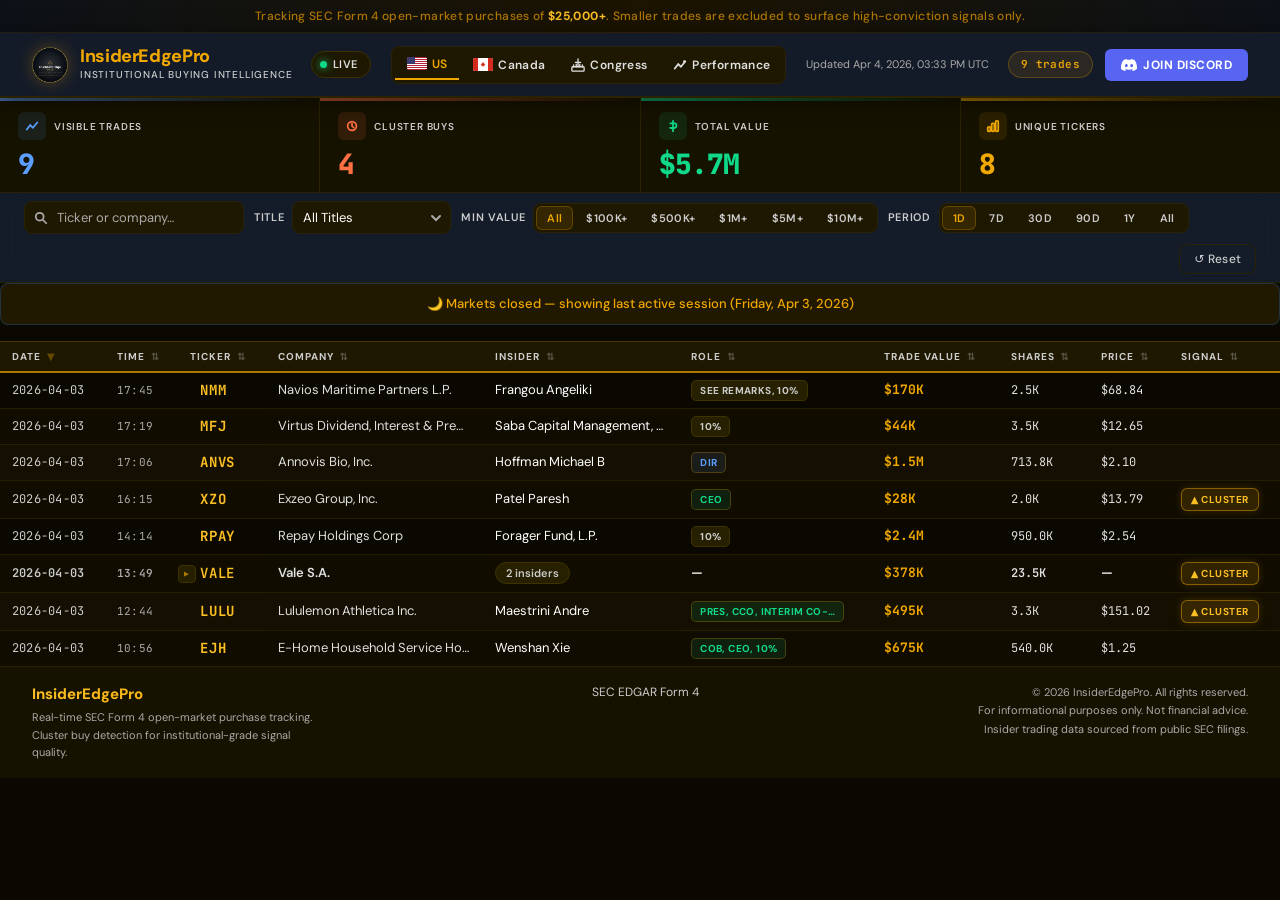
<file: index.html>
<!DOCTYPE html>
<html lang="en">
<head>
  <!-- Google tag (gtag.js) -->
  <script async src="https://www.googletagmanager.com/gtag/js?id=G-BM57ZCD9G3"></script>
  <script>
    window.dataLayer = window.dataLayer || [];
    function gtag(){dataLayer.push(arguments);}
    gtag('js', new Date());
    gtag('config', 'G-BM57ZCD9G3');
  </script>

  <meta charset="UTF-8" />
  <meta name="viewport" content="width=device-width, initial-scale=1.0" />
  <meta http-equiv="Cache-Control" content="no-cache, no-store, must-revalidate" />
  <meta http-equiv="Pragma" content="no-cache" />
  <meta http-equiv="Expires" content="0" />
  <title>Insider Trading Tracker — SEC Form 4, Congress &amp; Canadian Stock Trades</title>
  <meta name="description" content="Track insider buys and Congressional stock trades across US and Canadian markets. Real-time SEC Form 4 data — filter by executive role, trade value, and date. Free." />
  <meta name="keywords" content="insider trading tracker, SEC Form 4 tracker, insider buying, cluster buy signal, congressional stock trades, Nancy Pelosi stock trades, politician portfolio tracker, Congress stock market tracker, smart money tracker, unusual insider buying activity, follow insider trades, STOCK Act disclosures, 13F filing tracker, Canadian insider trading, SEDI tracker" />
  <meta name="author" content="InsiderEdgePro" />
  <meta name="robots" content="index, follow" />
  <link rel="canonical" href="https://insideredgepro.github.io/" />
  <link rel="icon" href="/favicon.ico" />
  <link rel="icon" type="image/png" sizes="16x16" href="/favicon-16x16.png" />
  <link rel="icon" type="image/png" sizes="32x32" href="/favicon-32x32.png" />
  <link rel="icon" type="image/png" sizes="192x192" href="/android-chrome-192x192.png" />
  <link rel="apple-touch-icon" href="/apple-touch-icon.png" />
  <link rel="sitemap" type="application/xml" href="/sitemap.xml" />
  <!-- Open Graph -->
  <meta property="og:type" content="website" />
  <meta property="og:url" content="https://insideredgepro.github.io/" />
  <meta property="og:title" content="Insider Trading Tracker — SEC Form 4, Congress &amp; Canadian Stock Trades" />
  <meta property="og:description" content="Track insider buys and Congressional stock trades across US and Canadian markets. Real-time SEC Form 4 data — filter by role, value, and date." />
  <meta property="og:site_name" content="InsiderEdgePro" />
  <!-- Twitter Card -->
  <meta name="twitter:card" content="summary_large_image" />
  <meta name="twitter:title" content="Insider Trading Tracker — SEC Form 4, Congress &amp; Canadian Stock Trades" />
  <meta name="twitter:description" content="Real-time SEC Form 4 insider purchases, congressional stock trades, cluster buy signals, and free Discord alerts. Follow smart money before the market reacts." />
  <!-- JSON-LD Structured Data -->
  <script type="application/ld+json">
  {
    "@context": "https://schema.org",
    "@graph": [
      {
        "@type": "WebApplication",
        "name": "InsiderEdgePro",
        "url": "https://insideredgepro.github.io",
        "description": "Free real-time SEC Form 4 insider trading tracker with congressional stock trades, Canadian SEDI filings, cluster buy detection, and Discord alerts.",
        "applicationCategory": "FinanceApplication",
        "operatingSystem": "Web",
        "offers": { "@type": "Offer", "price": "0", "priceCurrency": "USD" }
      },
      {
        "@type": "FAQPage",
        "mainEntity": [
          {
            "@type": "Question",
            "name": "What are insiders buying right now?",
            "acceptedAnswer": {
              "@type": "Answer",
              "text": "InsiderEdgePro tracks every SEC Form 4 open-market purchase filed today, showing exactly which stocks CEOs, CFOs, Directors, and other corporate insiders are buying with their own money. The dashboard refreshes every 30 minutes and highlights unusual insider buying activity with our cluster buy signal — when two or more insiders at the same company purchase simultaneously."
            }
          },
          {
            "@type": "Question",
            "name": "Is insider buying a bullish signal?",
            "acceptedAnswer": {
              "@type": "Answer",
              "text": "Academic research consistently shows that open-market insider purchases are among the most reliable leading indicators of stock outperformance. When an executive buys shares with personal capital rather than receiving options or RSUs, it reflects genuine conviction. Cluster buys — where a CEO, CFO, and Director all purchase in the same week — amplify this smart money signal significantly."
            }
          },
          {
            "@type": "Question",
            "name": "What is a cluster buy signal?",
            "acceptedAnswer": {
              "@type": "Answer",
              "text": "A cluster buy occurs when two or more corporate insiders at the same company file SEC Form 4 purchases within a short window. This is one of the highest-conviction signals in quantitative finance. InsiderEdgePro automatically detects and flags cluster buy signals in real time, so you can spot unusual insider buying activity the moment it happens."
            }
          },
          {
            "@type": "Question",
            "name": "How do I track congressional stock trades?",
            "acceptedAnswer": {
              "@type": "Answer",
              "text": "Under the STOCK Act, US Senators and Representatives must disclose personal stock trades within 45 days. InsiderEdgePro monitors these STOCK Act filings and sends real-time Discord alerts for every congressional trade. Our Congress stock market tracker surfaces Nancy Pelosi stock trades, Senate trades, and House of Representatives disclosures instantly — a free politician portfolio tracker for every investor."
            }
          },
          {
            "@type": "Question",
            "name": "Do politician trades beat the market?",
            "acceptedAnswer": {
              "@type": "Answer",
              "text": "Studies have found that congressional stock trades have historically outperformed broad market indexes. InsiderEdgePro's politician portfolio tracker surfaces STOCK Act filings the moment they are disclosed, giving individual investors the same information used to follow smart money. Join our Discord for real-time congressional trade alerts."
            }
          },
          {
            "@type": "Question",
            "name": "How do I read SEC Form 4 filings?",
            "acceptedAnswer": {
              "@type": "Answer",
              "text": "A Form 4 is filed with the SEC whenever a corporate insider buys or sells company shares. The key fields are: Transaction Type (P = open-market purchase, the most bullish type), Transaction Date, Shares Acquired, Price Per Share, and the insider's Title. InsiderEdgePro parses every Form 4 on SEC EDGAR and presents the data in a clean, filterable dashboard — no need to read raw filings."
            }
          }
        ]
      }
    ]
  }
  </script>
  <link rel="preconnect" href="https://fonts.googleapis.com" />
  <link href="https://fonts.googleapis.com/css2?family=DM+Sans:wght@300;400;500;600;700;800&family=JetBrains+Mono:wght@400;500&display=swap" rel="stylesheet" />
  <link rel="stylesheet" href="style.css?v=6" />
  <style>
    /* Stat card accent colors */
    .stat-card:nth-child(1)::before { background: linear-gradient(90deg, var(--blue),   transparent); }
    .stat-card:nth-child(2)::before { background: linear-gradient(90deg, var(--orange), transparent); }
    .stat-card:nth-child(3)::before { background: linear-gradient(90deg, var(--green),  transparent); }
    .stat-card:nth-child(4)::before { background: linear-gradient(90deg, var(--gold),   transparent); }
    .stat-card::after { content: ''; position: absolute; inset: 0; opacity: 0; transition: opacity .25s; pointer-events: none; }
    .stat-card:nth-child(1)::after { background: radial-gradient(ellipse at 0% 0%, rgba(47,128,237,.07)  0%, transparent 70%); }
    .stat-card:nth-child(2)::after { background: radial-gradient(ellipse at 0% 0%, rgba(255,112,67,.07)  0%, transparent 70%); }
    .stat-card:nth-child(3)::after { background: radial-gradient(ellipse at 0% 0%, rgba(80,200,120,.07)  0%, transparent 70%); }
    .stat-card:nth-child(4)::after { background: radial-gradient(ellipse at 0% 0%, rgba(240,168,0,.07)   0%, transparent 70%); }
    .stat-card:hover::after { opacity: 1; }
    .stat-card:nth-child(1) .stat-icon { background: var(--blue-bg);   color: var(--blue);   }
    .stat-card:nth-child(2) .stat-icon { background: var(--orange-bg); color: var(--orange); }
    .stat-card:nth-child(3) .stat-icon { background: var(--green-bg);  color: var(--green);  }
    .stat-card:nth-child(4) .stat-icon { background: var(--gold-bg);   color: var(--gold);   }

    /* Header right elements */
    #trade-count, .trade-count-badge {
      font-size: 11px; font-weight: 600; font-family: var(--font-mono);
      background: var(--gold-bg); border: 1px solid rgba(240,168,0,.25);
      border-radius: 20px; padding: 4px 12px; color: var(--gold); letter-spacing: .04em;
    }
    .btn-pro {
      display: inline-flex; align-items: center; gap: 6px;
      background: linear-gradient(135deg, var(--gold) 0%, #1a56c4 100%);
      color: #0c0d0f; font-size: 12px; font-weight: 700; letter-spacing: .04em;
      padding: 7px 16px; border-radius: 6px; border: none; cursor: pointer;
      transition: opacity .15s, transform .1s; text-transform: uppercase; white-space: nowrap;
    }
    .btn-pro:hover { opacity: .9; transform: translateY(-1px); color: #0c0d0f; }

    /* Cluster buy stat card — clickable filter */
    #stat-card-clusters {
      cursor: pointer;
      transition: background .15s, box-shadow .15s;
    }
    #stat-card-clusters:hover { background: var(--surface2); }
    #stat-card-clusters.active {
      background: rgba(255,112,67,.08);
      box-shadow: inset 0 0 0 1px rgba(255,112,67,.35);
    }
    #stat-card-clusters.active .stat-label::after {
      content: ' — ON';
      color: var(--orange);
    }

    /* Market closed banner */
    #market-closed-banner {
      display: none; margin: 0 0 16px 0; padding: 10px 16px;
      background: rgba(240,168,0,.1); border: 1px solid rgba(47,128,237,.25);
      border-radius: 8px; color: var(--gold); font-size: 13px; font-weight: 500; text-align: center;
    }

    /* Title filter select */
    .select-wrap { position: relative; display: flex; align-items: center; }
    .select-chevron { position: absolute; right: 9px; color: var(--muted); pointer-events: none; width: 12px; height: 12px; }
    #title-filter {
      -webkit-appearance: none; appearance: none;
      background: var(--surface2); border: 1px solid var(--border);
      color: var(--text); border-radius: var(--radius); padding: 7px 30px 7px 10px;
      font-size: 13px; font-family: inherit; outline: none; cursor: pointer;
      transition: border-color .2s, box-shadow .2s;
    }
    #title-filter:focus { border-color: var(--gold); box-shadow: 0 0 0 3px var(--gold-bg); }
    #title-filter option { background: var(--surface2); color: var(--text); }

    /* Role row highlights */
    tbody tr.row-ceo { background: rgba(240,168,0,.04); }
    tbody tr.row-ceo:hover { background: rgba(240,168,0,.09); }
    tbody tr.row-vp  { background: rgba(240,168,0,.03); }
    tbody tr.row-vp:hover { background: rgba(240,168,0,.08); }
    .child-row.row-ceo { background: rgba(240,168,0,.03) !important; }
    .child-row.row-vp  { background: rgba(240,168,0,.025) !important; }

    /* Title badges */
    .badge-title { display: inline-block; border-radius: 5px; padding: 2px 8px; font-size: 10px; font-weight: 700; letter-spacing: .04em; text-transform: uppercase; white-space: nowrap; }
    .badge-title.ceo-chair { background: var(--green-bg);  color: var(--green);  border: 1px solid rgba(240,168,0,.25); }
    .badge-title.cfo       { background: var(--orange-bg); color: var(--orange); border: 1px solid rgba(255,112,67,.25); }
    .badge-title.vp        { background: var(--gold-bg);   color: var(--gold);   border: 1px solid rgba(47,128,237,.25); }
    .badge-title.dir       { background: var(--blue-bg);   color: var(--blue);   border: 1px solid rgba(240,168,0,.25); }
    .badge-title.other     { background: var(--surface3);  color: var(--muted2); border: 1px solid var(--border2); }

  </style>
</head>
<body>

<div class="topbar">
  Tracking SEC Form 4 open-market purchases of <strong>$25,000+</strong>. Smaller trades are excluded to surface high-conviction signals only.
</div>

<!-- ================================================================== -->
<!-- HEADER                                                               -->
<!-- ================================================================== -->
<header>
  <div class="brand">
    <img src="insideredge_pro_logo.png" alt="InsiderEdge Pro logo" class="brand-logo" />
    <div class="brand-text">
      <a href="index.html" class="brand-name" style="-webkit-text-fill-color:unset;background:unset;color:var(--gold);text-decoration:none">InsiderEdgePro</a>
      <div class="brand-tagline">Institutional Buying Intelligence</div>
    </div>
  </div>

  <div class="header-center">
    <div class="live-pill">
      <span class="live-dot" id="refresh-dot"></span>
      LIVE
    </div>
    <div class="market-nav">
      <a class="market-nav-btn active">
        <svg viewBox="0 0 20 13" width="20" height="13" style="border-radius:2px;flex-shrink:0" xmlns="http://www.w3.org/2000/svg">
          <rect width="20" height="13" fill="#B22234"/>
          <rect y="1" width="20" height="1" fill="#fff"/><rect y="3" width="20" height="1" fill="#fff"/>
          <rect y="5" width="20" height="1" fill="#fff"/><rect y="7" width="20" height="1" fill="#fff"/>
          <rect y="9" width="20" height="1" fill="#fff"/><rect y="11" width="20" height="1" fill="#fff"/>
          <rect width="8" height="7" fill="#3C3B6E"/>
        </svg>
        <span class="nav-label">US</span>
      </a>
      <a href="canada.html" class="market-nav-btn">
        <svg viewBox="0 0 20 13" width="20" height="13" style="border-radius:2px;flex-shrink:0" xmlns="http://www.w3.org/2000/svg">
          <rect width="20" height="13" fill="#fff"/>
          <rect width="5" height="13" fill="#D52B1E"/>
          <rect x="15" width="5" height="13" fill="#D52B1E"/>
          <path transform="translate(10,6.5) scale(0.85)" fill="#D52B1E" d="M0-3.5 .5-1.5 2-2.5 1.2-.8 3 0 1.5.5 2 2 .8 1.5 0 3-.8 1.5-2 2-1.5.5-3 0-1.2-.8-2-2.5-.5-1.5Z"/>
        </svg>
        <span class="nav-label">Canada</span>
      </a>
      <a href="congress.html" class="market-nav-btn">
        <svg viewBox="0 0 16 16" width="14" height="14" fill="none" stroke="currentColor" stroke-width="1.5" stroke-linecap="round" style="flex-shrink:0">
          <rect x="1" y="10" width="14" height="5" rx="1"/>
          <path d="M3 10V8M6 10V7M8 10V5M10 10V7M13 10V8"/>
          <path d="M5 5h6M8 1v4"/>
        </svg>
        <span class="nav-label">Congress</span>
      </a>
      <a href="performance.html" class="market-nav-btn">
        <svg viewBox="0 0 16 16" width="14" height="14" fill="none" stroke="currentColor" stroke-width="2" stroke-linecap="round" style="flex-shrink:0">
          <path d="M2 12L6 7l3 3 5-6"/><circle cx="13" cy="4" r="1.5" fill="currentColor" stroke="none"/>
        </svg>
        <span class="nav-label">Performance</span>
      </a>
    </div>
    <span id="last-updated">Loading…</span>
  </div>

  <div class="header-right">
    <span id="trade-count" class="trade-count-badge">— trades</span>
    <a href="https://discord.gg/RhuXhpXcUR" target="_blank" rel="noopener noreferrer" class="btn-discord">
      <svg width="16" height="16" viewBox="0 0 127.14 96.36" fill="currentColor" aria-hidden="true">
        <path d="M107.7,8.07A105.15,105.15,0,0,0,81.47,0a72.06,72.06,0,0,0-3.36,6.83A97.68,97.68,0,0,0,49,6.83,72.37,72.37,0,0,0,45.64,0,105.89,105.89,0,0,0,19.39,8.09C2.79,32.65-1.71,56.6.54,80.21h0A105.73,105.73,0,0,0,32.71,96.36,77.7,77.7,0,0,0,39.6,85.25a68.42,68.42,0,0,1-10.85-5.18c.91-.66,1.8-1.34,2.66-2a75.57,75.57,0,0,0,64.32,0c.87.71,1.76,1.39,2.66,2a68.68,68.68,0,0,1-10.87,5.19,77,77,0,0,0,6.89,11.1A105.25,105.25,0,0,0,126.6,80.22h0C129.24,52.84,122.09,29.11,107.7,8.07ZM42.45,65.69C36.18,65.69,31,60,31,53s5-12.74,11.43-12.74S54,46,53.89,53,48.84,65.69,42.45,65.69Zm42.24,0C78.41,65.69,73.25,60,73.25,53s5-12.74,11.44-12.74S96.23,46,96.12,53,91.08,65.69,84.69,65.69Z"/>
      </svg>
      <span>Join Discord</span>
    </a>
  </div>
</header>

<!-- Mobile-only action bar -->
<div class="mobile-bar">
  <span class="trade-count-badge">— trades</span>
  <a href="https://discord.gg/RhuXhpXcUR" target="_blank" rel="noopener noreferrer" class="btn-discord">
    <svg width="16" height="16" viewBox="0 0 127.14 96.36" fill="currentColor" aria-hidden="true">
      <path d="M107.7,8.07A105.15,105.15,0,0,0,81.47,0a72.06,72.06,0,0,0-3.36,6.83A97.68,97.68,0,0,0,49,6.83,72.37,72.37,0,0,0,45.64,0,105.89,105.89,0,0,0,19.39,8.09C2.79,32.65-1.71,56.6.54,80.21h0A105.73,105.73,0,0,0,32.71,96.36,77.7,77.7,0,0,0,39.6,85.25a68.42,68.42,0,0,1-10.85-5.18c.91-.66,1.8-1.34,2.66-2a75.57,75.57,0,0,0,64.32,0c.87.71,1.76,1.39,2.66,2a68.68,68.68,0,0,1-10.87,5.19,77,77,0,0,0,6.89,11.1A105.25,105.25,0,0,0,126.6,80.22h0C129.24,52.84,122.09,29.11,107.7,8.07ZM42.45,65.69C36.18,65.69,31,60,31,53s5-12.74,11.43-12.74S54,46,53.89,53,48.84,65.69,42.45,65.69Zm42.24,0C78.41,65.69,73.25,60,73.25,53s5-12.74,11.44-12.74S96.23,46,96.12,53,91.08,65.69,84.69,65.69Z"/>
    </svg>
    <span>Join Discord</span>
  </a>
</div>

<div class="gold-rule"></div>


<!-- ================================================================== -->
<!-- ERROR BANNER                                                         -->
<!-- ================================================================== -->
<div id="error-banner"></div>

<!-- ================================================================== -->
<!-- STATS                                                                -->
<!-- ================================================================== -->
<div class="stats" id="stats-bar">

  <div class="stat-card">
    <div class="stat-header">
      <div class="stat-icon">
        <svg viewBox="0 0 16 16" fill="none" stroke="currentColor" stroke-width="2" stroke-linecap="round">
          <path d="M2 12L6 7l3 3 5-6"/>
        </svg>
      </div>
      <div class="stat-label">Visible Trades</div>
    </div>
    <div class="stat-value accent" id="stat-visible">—</div>
  </div>

  <div class="stat-card" id="stat-card-clusters" title="Click to filter cluster buys only">
    <div class="stat-header">
      <div class="stat-icon">
        <svg viewBox="0 0 16 16" fill="none" stroke="currentColor" stroke-width="2" stroke-linecap="round">
          <circle cx="8" cy="8" r="5"/>
          <path d="M8 5v3l2 2"/>
        </svg>
      </div>
      <div class="stat-label">Cluster Buys</div>
    </div>
    <div class="stat-value orange" id="stat-clusters">—</div>
  </div>

  <div class="stat-card">
    <div class="stat-header">
      <div class="stat-icon">
        <svg viewBox="0 0 16 16" fill="none" stroke="currentColor" stroke-width="2" stroke-linecap="round">
          <line x1="8" y1="2" x2="8" y2="14"/>
          <path d="M5 5h4.5a2.5 2.5 0 010 5H5"/>
          <path d="M5 10h5"/>
        </svg>
      </div>
      <div class="stat-label">Total Value</div>
    </div>
    <div class="stat-value green" id="stat-total-value">—</div>
  </div>

  <div class="stat-card">
    <div class="stat-header">
      <div class="stat-icon">
        <svg viewBox="0 0 16 16" fill="none" stroke="currentColor" stroke-width="2" stroke-linecap="round">
          <rect x="2" y="9" width="3" height="5" rx="1"/>
          <rect x="6.5" y="5" width="3" height="9" rx="1"/>
          <rect x="11" y="2" width="3" height="12" rx="1"/>
        </svg>
      </div>
      <div class="stat-label">Unique Tickers</div>
    </div>
    <div class="stat-value gold" id="stat-tickers">—</div>
  </div>

</div>

<!-- ================================================================== -->
<!-- SEO INTRO (visually hidden)                                          -->
<!-- ================================================================== -->
<h1 style="position:absolute;width:1px;height:1px;overflow:hidden;clip:rect(0,0,0,0);white-space:nowrap;">
  Insider Trading Tracker — US &amp; Canadian Markets
</h1>
<p style="position:absolute;width:1px;height:1px;overflow:hidden;clip:rect(0,0,0,0);white-space:nowrap;">
  Monitor real-time SEC Form 4 open-market purchases by corporate insiders — CEOs, directors, and CFOs —
  alongside US Congressional stock disclosures and Canadian insider filings.
  Filter by role, trade size ($25K+), and date to surface high-conviction buying signals.
</p>

<!-- ================================================================== -->
<!-- FILTERS                                                              -->
<!-- ================================================================== -->
<div class="filters-wrap">

  <div class="filter-group">
    <div class="search-wrap">
      <svg class="search-icon" viewBox="0 0 16 16" fill="none" stroke="currentColor" stroke-width="2" stroke-linecap="round">
        <circle cx="6.5" cy="6.5" r="4.5"/>
        <line x1="10" y1="10" x2="14" y2="14"/>
      </svg>
      <input type="text" id="search-input" placeholder="Ticker or company…" />
    </div>
  </div>

  <div class="filter-group">
    <span class="filter-label">Title</span>
    <div class="select-wrap">
      <select id="title-filter">
        <option value="all">All Titles</option>
        <option value="ceo">CEO / President</option>
        <option value="director">Director / Chairman</option>
        <option value="vp">VP / SVP / EVP</option>
        <option value="cfo">CFO</option>
        <option value="other">Other</option>
      </select>
      <svg class="select-chevron" viewBox="0 0 12 12" fill="none" stroke="currentColor" stroke-width="2" stroke-linecap="round">
        <path d="M2 4l4 4 4-4"/>
      </svg>
    </div>
  </div>

  <div class="filter-group">
    <span class="filter-label">Min Value</span>
    <div class="date-range-group" id="min-value-group">
      <button class="btn-range active" data-minval="0">All</button>
      <button class="btn-range" data-minval="100000">$100K+</button>
      <button class="btn-range" data-minval="500000">$500K+</button>
      <button class="btn-range" data-minval="1000000">$1M+</button>
      <button class="btn-range" data-minval="5000000">$5M+</button>
      <button class="btn-range" data-minval="10000000">$10M+</button>
    </div>
  </div>

  <div class="filter-group">
    <span class="filter-label">Period</span>
    <div class="date-range-group" id="date-range-group">
      <button class="btn-range active" data-range="1">1D</button>
      <button class="btn-range" data-range="7">7D</button>
      <button class="btn-range" data-range="30">30D</button>
      <button class="btn-range" data-range="90">90D</button>
      <button class="btn-range" data-range="365">1Y</button>
      <button class="btn-range" data-range="all">All</button>
    </div>
  </div>

  <button class="btn-reset" id="btn-reset">↺ Reset</button>
</div>

<!-- ================================================================== -->
<!-- TABLE                                                                -->
<!-- ================================================================== -->
<div class="table-section">

  <div id="no-results">
    <svg class="no-results-icon" viewBox="0 0 48 48" fill="none" stroke="currentColor" stroke-width="1.5" stroke-linecap="round">
      <circle cx="20" cy="20" r="14"/>
      <line x1="30" y1="30" x2="42" y2="42"/>
      <line x1="14" y1="20" x2="26" y2="20"/>
    </svg>
    <p>No trades match your filters.</p>
  </div>

  <div id="market-closed-banner"></div>

  <div class="table-scroll">
    <table id="trades-table">
      <thead>
        <tr>
          <th data-col="filing_date">Date<i class="sort-arrow"></i></th>
          <th data-col="filing_time">Time<i class="sort-arrow"></i></th>
          <th data-col="ticker">Ticker<i class="sort-arrow"></i></th>
          <th data-col="company">Company<i class="sort-arrow"></i></th>
          <th data-col="insider_name">Insider<i class="sort-arrow"></i></th>
          <th data-col="title">Role<i class="sort-arrow"></i></th>
          <th data-col="value">Trade Value<i class="sort-arrow"></i></th>
          <th data-col="qty">Shares<i class="sort-arrow"></i></th>
          <th data-col="price">Price<i class="sort-arrow"></i></th>
          <th data-col="cluster_buy">Signal<i class="sort-arrow"></i></th>
        </tr>
      </thead>
      <tbody id="table-body">
        <tr class="skeleton-row"><td colspan="10"><div class="skeleton-cell" style="width:100%"></div></td></tr>
        <tr class="skeleton-row"><td colspan="10"><div class="skeleton-cell" style="width:92%"></div></td></tr>
        <tr class="skeleton-row"><td colspan="10"><div class="skeleton-cell" style="width:96%"></div></td></tr>
        <tr class="skeleton-row"><td colspan="10"><div class="skeleton-cell" style="width:85%"></div></td></tr>
        <tr class="skeleton-row"><td colspan="10"><div class="skeleton-cell" style="width:90%"></div></td></tr>
        <tr class="skeleton-row"><td colspan="10"><div class="skeleton-cell" style="width:78%"></div></td></tr>
      </tbody>
    </table>
  </div>
</div>

<!-- ================================================================== -->
<!-- FOOTER                                                               -->
<!-- ================================================================== -->
<footer>
  <div class="footer-brand">
    <div class="brand-name-sm">InsiderEdgePro</div>
    <p>Real-time SEC Form 4 open-market purchase tracking. Cluster buy detection for institutional-grade signal quality.</p>
  </div>

  <div class="footer-links">
    <a href="https://www.sec.gov/cgi-bin/browse-edgar?action=getcompany&type=4&dateb=&owner=include&count=40" target="_blank" rel="noopener">SEC EDGAR Form 4</a>
  </div>

  <div class="footer-legal">
    &copy; 2026 InsiderEdgePro. All rights reserved.<br/>
    <span style="color:var(--muted)">For informational purposes only. Not financial advice.<br/>
    Insider trading data sourced from public SEC filings.</span>
  </div>
</footer>

<!-- ================================================================== -->
<!-- JAVASCRIPT — logic unchanged, only presentation updated             -->
<!-- ================================================================== -->
<script>
(function () {
  'use strict';

  /* ------------------------------------------------------------------ */
  /* State                                                                */
  /* ------------------------------------------------------------------ */
  const DATA_URL = 'data/latest.json';
  const REFRESH_INTERVAL_MS = 30 * 60 * 1000;


  let allTrades       = [];
  let sortCol         = 'filing_date';
  let sortDir         = 'desc';
  let expandedTickers = new Set();
  let dateRange       = '1';
  let minValue        = 0;
  let clusterOnly     = false;

  /* ------------------------------------------------------------------ */
  /* DOM refs                                                              */
  /* ------------------------------------------------------------------ */
  const lastUpdatedEl  = document.getElementById('last-updated');
  const tradeCountEls  = document.querySelectorAll('.trade-count-badge');
  function setTradeCount(text) { tradeCountEls.forEach(el => el.textContent = text); }
  const refreshDotEl   = document.getElementById('refresh-dot');
  const errorBannerEl  = document.getElementById('error-banner');
  const tableBodyEl    = document.getElementById('table-body');
  const noResultsEl      = document.getElementById('no-results');
  const marketBannerEl   = document.getElementById('market-closed-banner');
  const searchInputEl  = document.getElementById('search-input');
  const titleFilterEl  = document.getElementById('title-filter');
  const btnReset         = document.getElementById('btn-reset');
  const tableEl          = document.getElementById('trades-table');
  const dateRangeGroupEl = document.getElementById('date-range-group');
  const minValueGroupEl  = document.getElementById('min-value-group');

  const statVisible      = document.getElementById('stat-visible');
  const statClusters     = document.getElementById('stat-clusters');
  const statTotalValue   = document.getElementById('stat-total-value');
  const statTickers      = document.getElementById('stat-tickers');
  const statCardClusters = document.getElementById('stat-card-clusters');

  /* ------------------------------------------------------------------ */
  /* Utilities                                                             */
  /* ------------------------------------------------------------------ */
  function parseNumber(v) {
    if (v === null || v === undefined || v === '') return 0;
    const s = String(v).replace(/[$,\s%+]/g, '');
    const n = parseFloat(s);
    return isNaN(n) ? 0 : n;
  }

  function formatCurrency(n) {
    const sym = '$';
    if (n === 0) return '—';
    if (n >= 1_000_000_000) return sym + (n / 1_000_000_000).toFixed(2) + 'B';
    if (n >= 1_000_000)     return sym + (n / 1_000_000).toFixed(1) + 'M';
    if (n >= 1_000)         return sym + (n / 1_000).toFixed(0) + 'K';
    return sym + n.toFixed(0);
  }

  function formatShares(n) {
    if (n === 0) return '—';
    if (n >= 1_000_000) return (n / 1_000_000).toFixed(2) + 'M';
    if (n >= 1_000)     return (n / 1_000).toFixed(1) + 'K';
    return n.toLocaleString();
  }

  /* ------------------------------------------------------------------ */
  /* Title classification                                                  */
  /* ------------------------------------------------------------------ */
  function classifyTitle(title) {
    const t = (title || '').toLowerCase();
    if (/\b(ceo|chief executive|president|pres)\b/.test(t))                return 'ceo';
    if (/\b(chair(man|woman)?|director|dir|board|cob)\b/.test(t))          return 'director';
    if (/\b(cfo|chief financial)\b/.test(t))                               return 'cfo';
    if (/\b([se]vp|svp|evp|vp|vice president)\b/.test(t))                 return 'vp';
    return 'other';
  }

  function titleBadge(title) {
    const cls = classifyTitle(title);
    const cssClasses = { ceo: 'ceo-chair', director: 'dir', cfo: 'cfo', vp: 'vp', other: 'other' };
    const display = title.length > 22 ? title.substring(0, 22) + '…' : title;
    return `<span class="badge-title ${cssClasses[cls]}" title="${escHtml(title)}">${escHtml(display)}</span>`;
  }

  function escHtml(str) {
    return String(str)
      .replace(/&/g, '&amp;').replace(/</g, '&lt;')
      .replace(/>/g, '&gt;').replace(/"/g, '&quot;');
  }

  /* ------------------------------------------------------------------ */
  /* Row classification                                                    */
  /* ------------------------------------------------------------------ */
  function rowClass(trade) {
    const cls = classifyTitle(trade.title || '');
    if (cls === 'ceo' || cls === 'director') return 'row-ceo';
    if (cls === 'vp' || cls === 'cfo')       return 'row-vp';
    return '';
  }

  /* ------------------------------------------------------------------ */
  /* Filtering                                                             */
  /* ------------------------------------------------------------------ */
  function getFilters() {
    return {
      search:    searchInputEl.value.trim().toLowerCase(),
      title:     titleFilterEl.value,
      minValue:  minValue,
      dateRange: dateRange,
    };
  }

  function applyFilters(trades) {
    const { search, title, minValue, dateRange } = getFilters();
    let cutoff = null;
    if (dateRange !== 'all') {
      const d = new Date();
      d.setDate(d.getDate() - parseInt(dateRange, 10));
      cutoff = d.toISOString().slice(0, 10);
    }
    return trades.filter(t => {
      if (parseNumber(t.value) < minValue) return false;
      if (title !== 'all' && classifyTitle(t.title) !== title) return false;
      if (cutoff && (t.filing_date || '') < cutoff) return false;
      if (clusterOnly && !t.cluster_buy) return false;
      if (search) {
        const hay = ((t.ticker || '') + ' ' + (t.company || '') + ' ' + (t.insider_name || '')).toLowerCase();
        if (!hay.includes(search)) return false;
      }
      return true;
    });
  }

  /* ------------------------------------------------------------------ */
  /* Sorting                                                               */
  /* ------------------------------------------------------------------ */
  function sortTrades(trades) {
    return [...trades].sort((a, b) => {
      let av = a[sortCol], bv = b[sortCol];
      if (['value','qty','price'].includes(sortCol)) { av = parseNumber(av); bv = parseNumber(bv); }
      if (sortCol === 'cluster_buy') { av = av ? 1 : 0; bv = bv ? 1 : 0; }
      if (av < bv) return sortDir === 'asc' ? -1 : 1;
      if (av > bv) return sortDir === 'asc' ? 1 : -1;
      if (sortCol === 'filing_date') {
        const at = String(a.filing_time || ''), bt = String(b.filing_time || '');
        if (at < bt) return sortDir === 'asc' ? -1 : 1;
        if (at > bt) return sortDir === 'asc' ? 1 : -1;
      }
      return 0;
    });
  }

  /* ------------------------------------------------------------------ */
  /* Group helpers                                                         */
  /* ------------------------------------------------------------------ */
  function getSortVal(trades) {
    if (['value','qty','price'].includes(sortCol))
      return trades.reduce((s, t) => s + parseNumber(t[sortCol]), 0);
    if (sortCol === 'cluster_buy')
      return trades.some(t => t.cluster_buy) ? 1 : 0;
    if (sortCol === 'filing_date')
      return trades.reduce((best, t) => {
        const v = String(t.filing_date || '') + ' ' + String(t.filing_time || '');
        return v > best ? v : best;
      }, '');
    return trades.reduce((best, t) => { const v = String(t[sortCol]||''); return v>best?v:best; }, '');
  }

  function bestRowClass(trades) {
    const cs = trades.map(t => rowClass(t));
    if (cs.includes('row-ceo')) return 'row-ceo';
    if (cs.includes('row-vp'))  return 'row-vp';
    return '';
  }

  /* ------------------------------------------------------------------ */
  /* Render                                                                */
  /* ------------------------------------------------------------------ */
  function renderTable() {
    const filtered = applyFilters(allTrades);
    marketBannerEl.style.display = 'none';

    let displayTrades = filtered;

    if (filtered.length === 0) {
      // If 1D is empty (weekend/holiday), auto-show last active day
      if (dateRange === '1' && allTrades.length > 0) {
        const lastDate = allTrades.reduce((max, t) => t.filing_date > max ? t.filing_date : max, '');
        const lastDayTrades = allTrades.filter(t => t.filing_date === lastDate);
        if (lastDayTrades.length > 0) {
          const d = new Date(lastDate + 'T00:00:00');
          const label = d.toLocaleDateString('en-US', { weekday: 'long', month: 'short', day: 'numeric', year: 'numeric' });
          marketBannerEl.textContent = '🌙  Markets closed — showing last active session (' + label + ')';
          marketBannerEl.style.display = 'block';
          noResultsEl.style.display = 'none';
          displayTrades = lastDayTrades;
        }
      }
      if (displayTrades === filtered) {
        tableBodyEl.innerHTML = '';
        noResultsEl.style.display = 'block';
        setTradeCount('0 trades');
        statVisible.textContent = '0'; statClusters.textContent = '0';
        statTotalValue.textContent = '—'; statTickers.textContent = '0';
        return;
      }
    } else {
      noResultsEl.style.display = 'none';
    }

    const totalValue    = displayTrades.reduce((s, t) => s + parseNumber(t.value), 0);
    const clusterCount  = displayTrades.filter(t => t.cluster_buy).length;
    const uniqueTickers = new Set(displayTrades.map(t => t.ticker)).size;

    statVisible.textContent    = displayTrades.length.toLocaleString();
    setTradeCount(displayTrades.length.toLocaleString() + ' trades');
    statClusters.textContent   = clusterCount.toLocaleString();
    statTotalValue.textContent = formatCurrency(totalValue);
    statTickers.textContent    = uniqueTickers.toLocaleString();

    renderRows(displayTrades);
  }

  function renderRows(trades) {
    // Group by ticker
    const groupMap = new Map();
    trades.forEach(t => {
      if (!groupMap.has(t.ticker)) groupMap.set(t.ticker, []);
      groupMap.get(t.ticker).push(t);
    });

    let groups = Array.from(groupMap.values()).map(trades => ({
      ticker:     trades[0].ticker,
      company:    trades[0].company,
      totalValue: trades.reduce((s, t) => s + parseNumber(t.value), 0),
      totalQty:   trades.reduce((s, t) => s + parseNumber(t.qty), 0),
      clusterBuy: trades.some(t => t.cluster_buy),
      count:      trades.length,
      trades:     sortTrades(trades),
      sortVal:    getSortVal(trades),
    }));

    groups.sort((a, b) => {
      if (a.sortVal < b.sortVal) return sortDir === 'asc' ? -1 : 1;
      if (a.sortVal > b.sortVal) return sortDir === 'asc' ? 1 : -1;
      return 0;
    });

    const clusterBadgeHTML = '<span class="badge-cluster">&#9650; Cluster</span>';
    const rows = [];

    groups.forEach(g => {
      const isExpanded   = expandedTickers.has(g.ticker);
      const multi        = g.count > 1;
      const rc           = bestRowClass(g.trades);
      const clusterBadge = g.clusterBuy ? clusterBadgeHTML : '';

      if (multi) {
        const latestTrade = g.trades.reduce((m, t) => (t.filing_date > m.filing_date ? t : m), g.trades[0]);
        const latestDate = latestTrade.filing_date || '';
        const latestTime = latestTrade.filing_time || '';
        const arrow = isExpanded ? '&#9660;' : '&#9654;';
        rows.push(`<tr class="group-row ${rc}" data-ticker="${escHtml(g.ticker)}" style="cursor:pointer">
          <td class="td-date">${escHtml(latestDate)}</td>
          <td class="td-time">${escHtml(latestTime) || '—'}</td>
          <td class="td-ticker"><span class="expand-arrow">${arrow}</span>${escHtml(g.ticker)}</td>
          <td class="td-company" title="${escHtml(g.company)}">${escHtml(g.company)}</td>
          <td><span class="group-insiders">${g.count} insiders</span></td>
          <td>—</td>
          <td class="td-value">${formatCurrency(g.totalValue)}</td>
          <td class="td-num">${formatShares(g.totalQty)}</td>
          <td>—</td>
          <td>${clusterBadge}</td>
        </tr>`);

        if (isExpanded) {
          g.trades.forEach(t => {
            const val   = parseNumber(t.value);
            const qty   = parseNumber(t.qty);
            const price = parseNumber(t.price);
            const trc   = rowClass(t);
            rows.push(`<tr class="child-row ${trc}">
              <td class="td-date">${escHtml(t.filing_date || '—')}</td>
              <td class="td-time">${escHtml(t.filing_time || '—')}</td>
              <td class="td-ticker">&nbsp;&nbsp;${escHtml(t.ticker || '—')}</td>
              <td class="td-company" title="${escHtml(t.company || '')}">${escHtml(t.company || '—')}</td>
              <td class="td-insider" title="${escHtml(t.insider_name || '')}">${escHtml(t.insider_name || '—')}</td>
              <td>${titleBadge(t.title || 'Unknown')}</td>
              <td class="td-value">${formatCurrency(val)}</td>
              <td class="td-num">${formatShares(qty)}</td>
              <td class="td-num">${price > 0 ? '$' + price.toFixed(2) : '—'}</td>
              <td>${t.cluster_buy ? clusterBadgeHTML : ''}</td>
            </tr>`);
          });
        }
      } else {
        const t     = g.trades[0];
        const val   = parseNumber(t.value);
        const qty   = parseNumber(t.qty);
        const price = parseNumber(t.price);
        rows.push(`<tr class="${rc}">
          <td class="td-date">${escHtml(t.filing_date || '—')}</td>
          <td class="td-time">${escHtml(t.filing_time || '—')}</td>
          <td class="td-ticker">${escHtml(t.ticker || '—')}</td>
          <td class="td-company" title="${escHtml(t.company || '')}">${escHtml(t.company || '—')}</td>
          <td class="td-insider" title="${escHtml(t.insider_name || '')}">${escHtml(t.insider_name || '—')}</td>
          <td>${titleBadge(t.title || 'Unknown')}</td>
          <td class="td-value">${formatCurrency(val)}</td>
          <td class="td-num">${formatShares(qty)}</td>
          <td class="td-num">${price > 0 ? '$' + price.toFixed(2) : '—'}</td>
          <td>${t.cluster_buy ? clusterBadgeHTML : ''}</td>
        </tr>`);
      }
    });

    tableBodyEl.innerHTML = rows.join('');

    tableBodyEl.querySelectorAll('tr.group-row').forEach(row => {
      row.addEventListener('click', () => {
        const ticker = row.dataset.ticker;
        if (expandedTickers.has(ticker)) expandedTickers.delete(ticker);
        else expandedTickers.add(ticker);
        renderTable();
      });
    });
  }

  /* ------------------------------------------------------------------ */
  /* Sort header clicks                                                    */
  /* ------------------------------------------------------------------ */
  tableEl.querySelectorAll('th[data-col]').forEach(th => {
    th.addEventListener('click', () => {
      const col = th.dataset.col;
      if (col === sortCol) sortDir = sortDir === 'asc' ? 'desc' : 'asc';
      else { sortCol = col; sortDir = 'desc'; }
      tableEl.querySelectorAll('th').forEach(h => h.classList.remove('sort-asc', 'sort-desc'));
      th.classList.add(sortDir === 'asc' ? 'sort-asc' : 'sort-desc');
      renderTable();
    });
  });

  (function () {
    const initTh = tableEl.querySelector(`th[data-col="${sortCol}"]`);
    if (initTh) initTh.classList.add('sort-desc');
  })();

  /* ------------------------------------------------------------------ */
  /* Filter events                                                         */
  /* ------------------------------------------------------------------ */
  function debounce(fn, ms) { let t; return (...a) => { clearTimeout(t); t = setTimeout(() => fn(...a), ms); }; }
  searchInputEl.addEventListener('input', debounce(() => renderTable(), 250));
  titleFilterEl.addEventListener('change', () => renderTable());
  dateRangeGroupEl.querySelectorAll('.btn-range').forEach(btn => {
    btn.addEventListener('click', () => {
      dateRange = btn.dataset.range;
      dateRangeGroupEl.querySelectorAll('.btn-range').forEach(b => b.classList.remove('active'));
      btn.classList.add('active');
      renderTable();
    });
  });

  minValueGroupEl.querySelectorAll('.btn-range').forEach(btn => {
    btn.addEventListener('click', () => {
      minValue = parseInt(btn.dataset.minval, 10);
      minValueGroupEl.querySelectorAll('.btn-range').forEach(b => b.classList.remove('active'));
      btn.classList.add('active');
      renderTable();
    });
  });

  statCardClusters.addEventListener('click', () => {
    clusterOnly = !clusterOnly;
    statCardClusters.classList.toggle('active', clusterOnly);
    renderTable();
  });

  btnReset.addEventListener('click', () => {
    searchInputEl.value = '';
    titleFilterEl.value = 'all';
    dateRange           = '1';
    minValue            = 0;
    clusterOnly         = false;
    statCardClusters.classList.remove('active');
    dateRangeGroupEl.querySelectorAll('.btn-range').forEach(b => {
      b.classList.toggle('active', b.dataset.range === '1');
    });
    minValueGroupEl.querySelectorAll('.btn-range').forEach(b => {
      b.classList.toggle('active', b.dataset.minval === '0');
    });
    renderTable();
  });

  /* ------------------------------------------------------------------ */
  /* Data fetching                                                         */
  /* ------------------------------------------------------------------ */
  function showError(msg) {
    errorBannerEl.textContent = msg;
    errorBannerEl.style.display = 'block';
  }
  function hideError() { errorBannerEl.style.display = 'none'; }

  function setLoading(on) {
    if (on) refreshDotEl.classList.add('loading');
    else    refreshDotEl.classList.remove('loading');
  }

  function formatTimestamp(isoStr) {
    if (!isoStr) return '';
    try {
      const d = new Date(isoStr);
      return 'Updated ' + d.toLocaleString(undefined, {
        month: 'short', day: 'numeric', year: 'numeric',
        hour: '2-digit', minute: '2-digit', timeZoneName: 'short',
      });
    } catch { return isoStr; }
  }

  async function fetchData() {
    setLoading(true);
    try {
      const resp = await fetch(DATA_URL + '?_=' + Date.now());
      if (!resp.ok) throw new Error(`HTTP ${resp.status}: ${resp.statusText}`);
      const json = await resp.json();

      allTrades = json.trades || [];
      lastUpdatedEl.textContent = formatTimestamp(json.last_updated);

      hideError();
      renderTable();
    } catch (err) {
      showError('Could not load data: ' + err.message + '. Run the scraper to populate data.');
      if (allTrades.length === 0) {
        tableBodyEl.innerHTML = `
          <tr><td colspan="10" style="text-align:center;padding:60px;color:var(--muted)">
            No data available. Run the scraper first.
          </td></tr>`;
      }
    } finally {
      setLoading(false);
    }
  }

  /* ------------------------------------------------------------------ */
  /* Bootstrap                                                             */
  /* ------------------------------------------------------------------ */
  fetchData();
  setInterval(fetchData, REFRESH_INTERVAL_MS);
})();
</script>


</body>
</html>
</file>
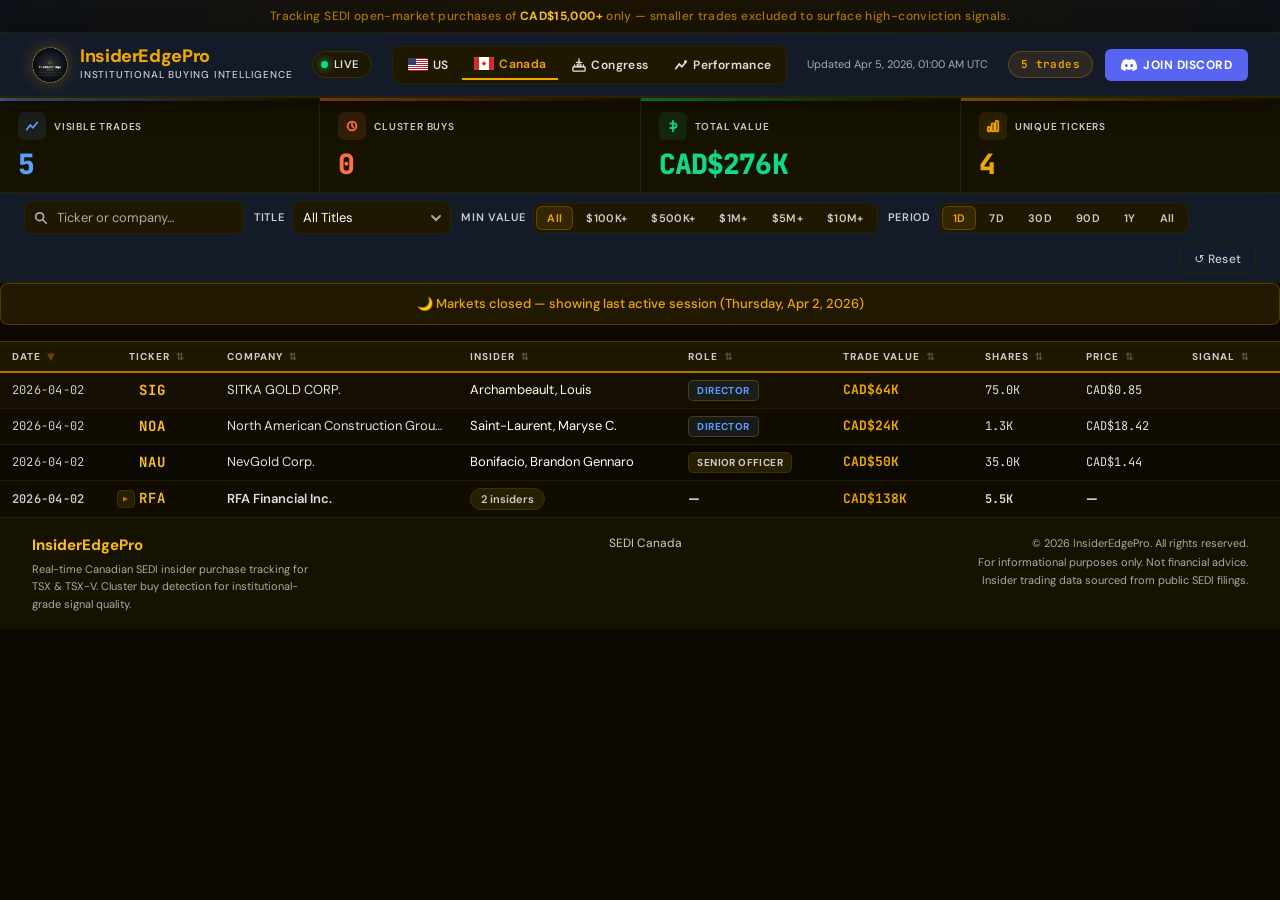
<file: canada.html>
<!DOCTYPE html>
<html lang="en">
<head>
  <!-- Google tag (gtag.js) -->
  <script async src="https://www.googletagmanager.com/gtag/js?id=G-BM57ZCD9G3"></script>
  <script>
    window.dataLayer = window.dataLayer || [];
    function gtag(){dataLayer.push(arguments);}
    gtag('js', new Date());
    gtag('config', 'G-BM57ZCD9G3');
  </script>

  <meta charset="UTF-8" />
  <meta name="viewport" content="width=device-width, initial-scale=1.0" />
  <meta http-equiv="Cache-Control" content="no-cache, no-store, must-revalidate" />
  <meta http-equiv="Pragma" content="no-cache" />
  <meta http-equiv="Expires" content="0" />
  <title>Canadian Insider Trading Tracker — SEDI TSX &amp; TSX-V Filings | InsiderEdgePro</title>
  <meta name="description" content="Track real-time Canadian insider purchases from SEDI filings on TSX and TSX-V. Filter by role and trade size. Free cluster buy alerts via Discord." />
  <meta name="keywords" content="Canadian insider trading, SEDI insider tracker, TSX insider buying, TSX-V insider purchases, Canadian stock insider activity, SEDI filings tracker, cluster buy Canada, smart money Canada, Canadian insider tracker, TSX cluster buy" />
  <meta name="author" content="InsiderEdgePro" />
  <meta name="robots" content="index, follow" />
  <link rel="canonical" href="https://insideredgepro.github.io/canada.html" />
  <link rel="icon" href="/favicon.ico" />
  <link rel="icon" type="image/png" sizes="16x16" href="/favicon-16x16.png" />
  <link rel="icon" type="image/png" sizes="32x32" href="/favicon-32x32.png" />
  <link rel="icon" type="image/png" sizes="192x192" href="/android-chrome-192x192.png" />
  <link rel="apple-touch-icon" href="/apple-touch-icon.png" />
  <link rel="sitemap" type="application/xml" href="/sitemap.xml" />
  <!-- Open Graph -->
  <meta property="og:type" content="website" />
  <meta property="og:url" content="https://insideredgepro.github.io/canada.html" />
  <meta property="og:title" content="Canadian Insider Trading Tracker — SEDI TSX &amp; TSX-V Filings | InsiderEdgePro" />
  <meta property="og:description" content="Track real-time Canadian insider purchases from SEDI filings on TSX and TSX-V. Filter by role and trade size. Free cluster buy alerts via Discord." />
  <meta property="og:site_name" content="InsiderEdgePro" />
  <!-- Twitter Card -->
  <meta name="twitter:card" content="summary_large_image" />
  <meta name="twitter:title" content="Canadian Insider Trading Tracker — SEDI TSX &amp; TSX-V Filings | InsiderEdgePro" />
  <meta name="twitter:description" content="Real-time Canadian SEDI insider purchases on TSX and TSX-V. Free cluster buy detection and Discord alerts for Canadian insider buying activity." />
  <!-- JSON-LD Structured Data -->
  <script type="application/ld+json">
  {
    "@context": "https://schema.org",
    "@graph": [
      {
        "@type": "WebPage",
        "name": "Canadian Insider Trading Tracker",
        "url": "https://insideredgepro.github.io/canada.html",
        "description": "Track real-time Canadian insider purchases from SEDI filings on TSX and TSX-V. Filter by role and trade size. Free cluster buy alerts via Discord.",
        "isPartOf": { "@type": "WebSite", "name": "InsiderEdgePro", "url": "https://insideredgepro.github.io" }
      },
      {
        "@type": "FAQPage",
        "mainEntity": [
          {
            "@type": "Question",
            "name": "What is SEDI insider trading data?",
            "acceptedAnswer": {
              "@type": "Answer",
              "text": "SEDI (System for Electronic Disclosure by Insiders) is Canada's official database for insider trading filings, similar to the SEC's EDGAR in the US. Canadian corporate insiders — CEOs, CFOs, Directors, and 10%+ shareholders — must report all trades in their company's securities through SEDI. InsiderEdgePro scrapes and displays these filings in real time."
            }
          },
          {
            "@type": "Question",
            "name": "What exchanges does InsiderEdgePro track for Canada?",
            "acceptedAnswer": {
              "@type": "Answer",
              "text": "InsiderEdgePro tracks insider purchases on the Toronto Stock Exchange (TSX) and TSX Venture Exchange (TSX-V). We filter for open-market purchases of CAD$15,000 or more to surface high-conviction signals and exclude noise."
            }
          },
          {
            "@type": "Question",
            "name": "What is a cluster buy signal in Canadian markets?",
            "acceptedAnswer": {
              "@type": "Answer",
              "text": "A cluster buy occurs when two or more insiders at the same Canadian company file SEDI purchases within a 14-day window. This multi-insider conviction signal is one of the strongest indicators of potential stock outperformance on the TSX and TSX-V."
            }
          }
        ]
      }
    ]
  }
  </script>
  <link rel="preconnect" href="https://fonts.googleapis.com" />
  <link href="https://fonts.googleapis.com/css2?family=DM+Sans:wght@300;400;500;600;700;800&family=JetBrains+Mono:wght@400;500&display=swap" rel="stylesheet" />
  <link rel="stylesheet" href="style.css?v=6" />
  <style>
    /* Stat card accent colors */
    .stat-card:nth-child(1)::before { background: linear-gradient(90deg, var(--blue),   transparent); }
    .stat-card:nth-child(2)::before { background: linear-gradient(90deg, var(--orange), transparent); }
    .stat-card:nth-child(3)::before { background: linear-gradient(90deg, var(--green),  transparent); }
    .stat-card:nth-child(4)::before { background: linear-gradient(90deg, var(--gold),   transparent); }
    .stat-card::after { content: ''; position: absolute; inset: 0; opacity: 0; transition: opacity .25s; pointer-events: none; }
    .stat-card:nth-child(1)::after { background: radial-gradient(ellipse at 0% 0%, rgba(47,128,237,.07)  0%, transparent 70%); }
    .stat-card:nth-child(2)::after { background: radial-gradient(ellipse at 0% 0%, rgba(255,112,67,.07)  0%, transparent 70%); }
    .stat-card:nth-child(3)::after { background: radial-gradient(ellipse at 0% 0%, rgba(80,200,120,.07)  0%, transparent 70%); }
    .stat-card:nth-child(4)::after { background: radial-gradient(ellipse at 0% 0%, rgba(240,168,0,.07)   0%, transparent 70%); }
    .stat-card:hover::after { opacity: 1; }
    .stat-card:nth-child(1) .stat-icon { background: var(--blue-bg);   color: var(--blue);   }
    .stat-card:nth-child(2) .stat-icon { background: var(--orange-bg); color: var(--orange); }
    .stat-card:nth-child(3) .stat-icon { background: var(--green-bg);  color: var(--green);  }
    .stat-card:nth-child(4) .stat-icon { background: var(--gold-bg);   color: var(--gold);   }

    /* Header right elements */
    #trade-count, .trade-count-badge {
      font-size: 11px; font-weight: 600; font-family: var(--font-mono);
      background: var(--gold-bg); border: 1px solid rgba(240,168,0,.25);
      border-radius: 20px; padding: 4px 12px; color: var(--gold); letter-spacing: .04em;
    }

    .btn-pro {
      display: inline-flex; align-items: center; gap: 6px;
      background: linear-gradient(135deg, var(--gold) 0%, #1a56c4 100%);
      color: #0c0d0f; font-size: 12px; font-weight: 700; letter-spacing: .04em;
      padding: 7px 16px; border-radius: 6px; border: none; cursor: pointer;
      transition: opacity .15s, transform .1s; text-transform: uppercase; white-space: nowrap;
    }
    .btn-pro:hover { opacity: .9; transform: translateY(-1px); color: #0c0d0f; }

    /* Cluster buy stat card — clickable filter */
    #stat-card-clusters {
      cursor: pointer;
      transition: background .15s, box-shadow .15s;
    }
    #stat-card-clusters:hover { background: var(--surface2); }
    #stat-card-clusters.active {
      background: rgba(255,112,67,.08);
      box-shadow: inset 0 0 0 1px rgba(255,112,67,.35);
    }
    #stat-card-clusters.active .stat-label::after {
      content: ' — ON';
      color: var(--orange);
    }

    /* Market closed banner */
    #market-closed-banner {
      display: none; margin: 0 0 16px 0; padding: 10px 16px;
      background: rgba(240,168,0,.1); border: 1px solid rgba(240,168,0,.25);
      border-radius: 8px; color: var(--gold); font-size: 13px; font-weight: 500; text-align: center;
    }

    /* Title filter select */
    .select-wrap { position: relative; display: flex; align-items: center; }
    .select-chevron { position: absolute; right: 9px; color: var(--muted); pointer-events: none; width: 12px; height: 12px; }
    #title-filter {
      -webkit-appearance: none; appearance: none;
      background: var(--surface2); border: 1px solid var(--border);
      color: var(--text); border-radius: var(--radius); padding: 7px 30px 7px 10px;
      font-size: 13px; font-family: inherit; outline: none; cursor: pointer;
      transition: border-color .2s, box-shadow .2s;
    }
    #title-filter:focus { border-color: var(--gold); box-shadow: 0 0 0 3px var(--gold-bg); }
    #title-filter option { background: var(--surface2); color: var(--text); }

    /* Role row highlights */
    tbody tr.row-ceo { background: rgba(240,168,0,.04); }
    tbody tr.row-ceo:hover { background: rgba(240,168,0,.09); }
    tbody tr.row-vp  { background: rgba(240,168,0,.03); }
    tbody tr.row-vp:hover { background: rgba(240,168,0,.08); }
    .child-row.row-ceo { background: rgba(240,168,0,.03) !important; }
    .child-row.row-vp  { background: rgba(240,168,0,.025) !important; }

    /* Title badges */
    .badge-title { display: inline-block; border-radius: 5px; padding: 2px 8px; font-size: 10px; font-weight: 700; letter-spacing: .04em; text-transform: uppercase; white-space: nowrap; }
    .badge-title.ceo-chair { background: var(--green-bg);  color: var(--green);  border: 1px solid rgba(240,168,0,.25); }
    .badge-title.cfo       { background: var(--orange-bg); color: var(--orange); border: 1px solid rgba(255,112,67,.25); }
    .badge-title.vp        { background: var(--gold-bg);   color: var(--gold);   border: 1px solid rgba(240,168,0,.25); }
    .badge-title.dir       { background: var(--blue-bg);   color: var(--blue);   border: 1px solid rgba(240,168,0,.25); }
    .badge-title.other     { background: var(--surface3);  color: var(--muted2); border: 1px solid var(--border2); }

  </style>
</head>
<body>

<div class="topbar">
  Tracking SEDI open-market purchases of <strong>CAD$15,000+</strong> only — smaller trades excluded to surface high-conviction signals.
</div>

<!-- ================================================================== -->
<!-- HEADER                                                               -->
<!-- ================================================================== -->
<header>
  <div class="brand">
    <img src="insideredge_pro_logo.png" alt="InsiderEdge Pro logo" class="brand-logo" />
    <div class="brand-text">
      <a href="index.html" class="brand-name" style="-webkit-text-fill-color:unset;background:unset;color:var(--gold);text-decoration:none">InsiderEdgePro</a>
      <div class="brand-tagline">Institutional Buying Intelligence</div>
    </div>
  </div>

  <div class="header-center">
    <div class="live-pill">
      <span class="live-dot" id="refresh-dot"></span>
      LIVE
    </div>
    <div class="market-nav">
      <a href="index.html" class="market-nav-btn">
        <svg viewBox="0 0 20 13" width="20" height="13" style="border-radius:2px;flex-shrink:0" xmlns="http://www.w3.org/2000/svg">
          <rect width="20" height="13" fill="#B22234"/>
          <rect y="1" width="20" height="1" fill="#fff"/><rect y="3" width="20" height="1" fill="#fff"/>
          <rect y="5" width="20" height="1" fill="#fff"/><rect y="7" width="20" height="1" fill="#fff"/>
          <rect y="9" width="20" height="1" fill="#fff"/><rect y="11" width="20" height="1" fill="#fff"/>
          <rect width="8" height="7" fill="#3C3B6E"/>
        </svg>
        <span class="nav-label">US</span>
      </a>
      <a class="market-nav-btn active">
        <svg viewBox="0 0 20 13" width="20" height="13" style="border-radius:2px;flex-shrink:0" xmlns="http://www.w3.org/2000/svg">
          <rect width="20" height="13" fill="#fff"/>
          <rect width="5" height="13" fill="#D52B1E"/>
          <rect x="15" width="5" height="13" fill="#D52B1E"/>
          <path transform="translate(10,6.5) scale(0.85)" fill="#D52B1E" d="M0-3.5 .5-1.5 2-2.5 1.2-.8 3 0 1.5.5 2 2 .8 1.5 0 3-.8 1.5-2 2-1.5.5-3 0-1.2-.8-2-2.5-.5-1.5Z"/>
        </svg>
        <span class="nav-label">Canada</span>
      </a>
      <a href="congress.html" class="market-nav-btn">
        <svg viewBox="0 0 16 16" width="14" height="14" fill="none" stroke="currentColor" stroke-width="1.5" stroke-linecap="round" style="flex-shrink:0">
          <rect x="1" y="10" width="14" height="5" rx="1"/>
          <path d="M3 10V8M6 10V7M8 10V5M10 10V7M13 10V8"/>
          <path d="M5 5h6M8 1v4"/>
        </svg>
        <span class="nav-label">Congress</span>
      </a>
      <a href="performance.html" class="market-nav-btn">
        <svg viewBox="0 0 16 16" width="14" height="14" fill="none" stroke="currentColor" stroke-width="2" stroke-linecap="round" style="flex-shrink:0">
          <path d="M2 12L6 7l3 3 5-6"/><circle cx="13" cy="4" r="1.5" fill="currentColor" stroke="none"/>
        </svg>
        <span class="nav-label">Performance</span>
      </a>
    </div>
    <span id="last-updated">Loading…</span>
  </div>

  <div class="header-right">
    <span id="trade-count" class="trade-count-badge">— trades</span>
    <a href="https://discord.gg/RhuXhpXcUR" target="_blank" rel="noopener noreferrer" class="btn-discord">
      <svg width="16" height="16" viewBox="0 0 127.14 96.36" fill="currentColor" aria-hidden="true">
        <path d="M107.7,8.07A105.15,105.15,0,0,0,81.47,0a72.06,72.06,0,0,0-3.36,6.83A97.68,97.68,0,0,0,49,6.83,72.37,72.37,0,0,0,45.64,0,105.89,105.89,0,0,0,19.39,8.09C2.79,32.65-1.71,56.6.54,80.21h0A105.73,105.73,0,0,0,32.71,96.36,77.7,77.7,0,0,0,39.6,85.25a68.42,68.42,0,0,1-10.85-5.18c.91-.66,1.8-1.34,2.66-2a75.57,75.57,0,0,0,64.32,0c.87.71,1.76,1.39,2.66,2a68.68,68.68,0,0,1-10.87,5.19,77,77,0,0,0,6.89,11.1A105.25,105.25,0,0,0,126.6,80.22h0C129.24,52.84,122.09,29.11,107.7,8.07ZM42.45,65.69C36.18,65.69,31,60,31,53s5-12.74,11.43-12.74S54,46,53.89,53,48.84,65.69,42.45,65.69Zm42.24,0C78.41,65.69,73.25,60,73.25,53s5-12.74,11.44-12.74S96.23,46,96.12,53,91.08,65.69,84.69,65.69Z"/>
      </svg>
      <span>Join Discord</span>
    </a>
  </div>
</header>

<!-- Mobile-only action bar (trade count + Discord) -->
<div class="mobile-bar">
  <span class="trade-count-badge">— trades</span>
  <a href="https://discord.gg/RhuXhpXcUR" target="_blank" rel="noopener noreferrer" class="btn-discord">
    <svg width="16" height="16" viewBox="0 0 127.14 96.36" fill="currentColor" aria-hidden="true">
      <path d="M107.7,8.07A105.15,105.15,0,0,0,81.47,0a72.06,72.06,0,0,0-3.36,6.83A97.68,97.68,0,0,0,49,6.83,72.37,72.37,0,0,0,45.64,0,105.89,105.89,0,0,0,19.39,8.09C2.79,32.65-1.71,56.6.54,80.21h0A105.73,105.73,0,0,0,32.71,96.36,77.7,77.7,0,0,0,39.6,85.25a68.42,68.42,0,0,1-10.85-5.18c.91-.66,1.8-1.34,2.66-2a75.57,75.57,0,0,0,64.32,0c.87.71,1.76,1.39,2.66,2a68.68,68.68,0,0,1-10.87,5.19,77,77,0,0,0,6.89,11.1A105.25,105.25,0,0,0,126.6,80.22h0C129.24,52.84,122.09,29.11,107.7,8.07ZM42.45,65.69C36.18,65.69,31,60,31,53s5-12.74,11.43-12.74S54,46,53.89,53,48.84,65.69,42.45,65.69Zm42.24,0C78.41,65.69,73.25,60,73.25,53s5-12.74,11.44-12.74S96.23,46,96.12,53,91.08,65.69,84.69,65.69Z"/>
    </svg>
    <span>Join Discord</span>
  </a>
</div>

<div class="gold-rule"></div>


<!-- ================================================================== -->
<!-- ERROR BANNER                                                         -->
<!-- ================================================================== -->
<div id="error-banner"></div>

<!-- ================================================================== -->
<!-- STATS                                                                -->
<!-- ================================================================== -->
<div class="stats" id="stats-bar">

  <div class="stat-card">
    <div class="stat-header">
      <div class="stat-icon">
        <svg viewBox="0 0 16 16" fill="none" stroke="currentColor" stroke-width="2" stroke-linecap="round">
          <path d="M2 12L6 7l3 3 5-6"/>
        </svg>
      </div>
      <div class="stat-label">Visible Trades</div>
    </div>
    <div class="stat-value accent" id="stat-visible">—</div>
  </div>

  <div class="stat-card" id="stat-card-clusters" title="Click to filter cluster buys only">
    <div class="stat-header">
      <div class="stat-icon">
        <svg viewBox="0 0 16 16" fill="none" stroke="currentColor" stroke-width="2" stroke-linecap="round">
          <circle cx="8" cy="8" r="5"/>
          <path d="M8 5v3l2 2"/>
        </svg>
      </div>
      <div class="stat-label">Cluster Buys</div>
    </div>
    <div class="stat-value orange" id="stat-clusters">—</div>
  </div>

  <div class="stat-card">
    <div class="stat-header">
      <div class="stat-icon">
        <svg viewBox="0 0 16 16" fill="none" stroke="currentColor" stroke-width="2" stroke-linecap="round">
          <line x1="8" y1="2" x2="8" y2="14"/>
          <path d="M5 5h4.5a2.5 2.5 0 010 5H5"/>
          <path d="M5 10h5"/>
        </svg>
      </div>
      <div class="stat-label">Total Value</div>
    </div>
    <div class="stat-value green" id="stat-total-value">—</div>
  </div>

  <div class="stat-card">
    <div class="stat-header">
      <div class="stat-icon">
        <svg viewBox="0 0 16 16" fill="none" stroke="currentColor" stroke-width="2" stroke-linecap="round">
          <rect x="2" y="9" width="3" height="5" rx="1"/>
          <rect x="6.5" y="5" width="3" height="9" rx="1"/>
          <rect x="11" y="2" width="3" height="12" rx="1"/>
        </svg>
      </div>
      <div class="stat-label">Unique Tickers</div>
    </div>
    <div class="stat-value gold" id="stat-tickers">—</div>
  </div>

</div>

<!-- ================================================================== -->
<!-- SEO INTRO (visually hidden)                                          -->
<!-- ================================================================== -->
<h1 style="position:absolute;width:1px;height:1px;overflow:hidden;clip:rect(0,0,0,0);white-space:nowrap;">
  Canadian Insider Trading Tracker — TSX &amp; TSX-V SEDI Filings
</h1>
<p style="position:absolute;width:1px;height:1px;overflow:hidden;clip:rect(0,0,0,0);white-space:nowrap;">
  Monitor real-time Canadian SEDI insider purchases on the TSX and TSX Venture Exchange.
  Filter by role, trade size (CAD$15K+), and date to surface high-conviction cluster buy signals.
</p>

<!-- ================================================================== -->
<!-- FILTERS                                                              -->
<!-- ================================================================== -->
<div class="filters-wrap">

  <div class="filter-group">
    <div class="search-wrap">
      <svg class="search-icon" viewBox="0 0 16 16" fill="none" stroke="currentColor" stroke-width="2" stroke-linecap="round">
        <circle cx="6.5" cy="6.5" r="4.5"/>
        <line x1="10" y1="10" x2="14" y2="14"/>
      </svg>
      <input type="text" id="search-input" placeholder="Ticker or company…" />
    </div>
  </div>

  <div class="filter-group">
    <span class="filter-label">Title</span>
    <div class="select-wrap">
      <select id="title-filter">
        <option value="all">All Titles</option>
        <option value="ceo">CEO / President</option>
        <option value="director">Director / Chairman</option>
        <option value="vp">VP / SVP / EVP</option>
        <option value="cfo">CFO</option>
        <option value="other">Other</option>
      </select>
      <svg class="select-chevron" viewBox="0 0 12 12" fill="none" stroke="currentColor" stroke-width="2" stroke-linecap="round">
        <path d="M2 4l4 4 4-4"/>
      </svg>
    </div>
  </div>

  <div class="filter-group">
    <span class="filter-label">Min Value</span>
    <div class="date-range-group" id="min-value-group">
      <button class="btn-range active" data-minval="0">All</button>
      <button class="btn-range" data-minval="100000">$100K+</button>
      <button class="btn-range" data-minval="500000">$500K+</button>
      <button class="btn-range" data-minval="1000000">$1M+</button>
      <button class="btn-range" data-minval="5000000">$5M+</button>
      <button class="btn-range" data-minval="10000000">$10M+</button>
    </div>
  </div>

  <div class="filter-group">
    <span class="filter-label">Period</span>
    <div class="date-range-group" id="date-range-group">
      <button class="btn-range active" data-range="1">1D</button>
      <button class="btn-range" data-range="7">7D</button>
      <button class="btn-range" data-range="30">30D</button>
      <button class="btn-range" data-range="90">90D</button>
      <button class="btn-range" data-range="365">1Y</button>
      <button class="btn-range" data-range="all">All</button>
    </div>
  </div>

  <button class="btn-reset" id="btn-reset">↺ Reset</button>
</div>

<!-- ================================================================== -->
<!-- TABLE                                                                -->
<!-- ================================================================== -->
<div class="table-section">

  <div id="no-results">
    <svg class="no-results-icon" viewBox="0 0 48 48" fill="none" stroke="currentColor" stroke-width="1.5" stroke-linecap="round">
      <circle cx="20" cy="20" r="14"/>
      <line x1="30" y1="30" x2="42" y2="42"/>
      <line x1="14" y1="20" x2="26" y2="20"/>
    </svg>
    <p>No trades match your filters.</p>
  </div>

  <div id="market-closed-banner"></div>

  <div class="table-scroll">
    <table id="trades-table">
      <thead>
        <tr>
          <th data-col="filing_date">Date<i class="sort-arrow"></i></th>
          <th data-col="ticker">Ticker<i class="sort-arrow"></i></th>
          <th data-col="company">Company<i class="sort-arrow"></i></th>
          <th data-col="insider_name">Insider<i class="sort-arrow"></i></th>
          <th data-col="title">Role<i class="sort-arrow"></i></th>
          <th data-col="value">Trade Value<i class="sort-arrow"></i></th>
          <th data-col="qty">Shares<i class="sort-arrow"></i></th>
          <th data-col="price">Price<i class="sort-arrow"></i></th>
          <th data-col="cluster_buy">Signal<i class="sort-arrow"></i></th>
        </tr>
      </thead>
      <tbody id="table-body">
        <tr class="skeleton-row"><td colspan="9"><div class="skeleton-cell" style="width:100%"></div></td></tr>
        <tr class="skeleton-row"><td colspan="9"><div class="skeleton-cell" style="width:92%"></div></td></tr>
        <tr class="skeleton-row"><td colspan="9"><div class="skeleton-cell" style="width:96%"></div></td></tr>
        <tr class="skeleton-row"><td colspan="9"><div class="skeleton-cell" style="width:85%"></div></td></tr>
        <tr class="skeleton-row"><td colspan="9"><div class="skeleton-cell" style="width:90%"></div></td></tr>
        <tr class="skeleton-row"><td colspan="9"><div class="skeleton-cell" style="width:78%"></div></td></tr>
      </tbody>
    </table>
  </div>
</div>

<!-- ================================================================== -->
<!-- FOOTER                                                               -->
<!-- ================================================================== -->
<footer>
  <div class="footer-brand">
    <div class="brand-name-sm">InsiderEdgePro</div>
    <p>Real-time Canadian SEDI insider purchase tracking for TSX &amp; TSX-V. Cluster buy detection for institutional-grade signal quality.</p>
  </div>

  <div class="footer-links">
    <a href="https://www.sedi.ca" target="_blank" rel="noopener">SEDI Canada</a>
  </div>

  <div class="footer-legal">
    &copy; 2026 InsiderEdgePro. All rights reserved.<br/>
    <span style="color:var(--muted)">For informational purposes only. Not financial advice.<br/>
    Insider trading data sourced from public SEDI filings.</span>
  </div>
</footer>

<!-- ================================================================== -->
<!-- JAVASCRIPT — logic unchanged, only presentation updated             -->
<!-- ================================================================== -->
<script>
(function () {
  'use strict';

  /* ------------------------------------------------------------------ */
  /* State                                                                */
  /* ------------------------------------------------------------------ */
  const DATA_URL = 'data/canada_latest.json';
  const REFRESH_INTERVAL_MS = 30 * 60 * 1000;


  let allTrades       = [];
  let sortCol         = 'filing_date';
  let sortDir         = 'desc';
  let expandedTickers = new Set();
  let dateRange       = '1';
  let minValue        = 0;
  let clusterOnly     = false;

  /* ------------------------------------------------------------------ */
  /* DOM refs                                                              */
  /* ------------------------------------------------------------------ */
  const lastUpdatedEl  = document.getElementById('last-updated');
  const tradeCountEls  = document.querySelectorAll('.trade-count-badge');
  function setTradeCount(text) { tradeCountEls.forEach(el => el.textContent = text); }
  const refreshDotEl   = document.getElementById('refresh-dot');
  const errorBannerEl  = document.getElementById('error-banner');
  const tableBodyEl    = document.getElementById('table-body');
  const noResultsEl      = document.getElementById('no-results');
  const marketBannerEl   = document.getElementById('market-closed-banner');
  const searchInputEl  = document.getElementById('search-input');
  const titleFilterEl  = document.getElementById('title-filter');
  const btnReset         = document.getElementById('btn-reset');
  const tableEl          = document.getElementById('trades-table');
  const dateRangeGroupEl = document.getElementById('date-range-group');
  const minValueGroupEl  = document.getElementById('min-value-group');

  const statVisible      = document.getElementById('stat-visible');
  const statClusters     = document.getElementById('stat-clusters');
  const statTotalValue   = document.getElementById('stat-total-value');
  const statTickers      = document.getElementById('stat-tickers');
  const statCardClusters = document.getElementById('stat-card-clusters');

  /* ------------------------------------------------------------------ */
  /* Utilities                                                             */
  /* ------------------------------------------------------------------ */
  function parseNumber(v) {
    if (v === null || v === undefined || v === '') return 0;
    const s = String(v).replace(/[$,\s%+]/g, '');
    const n = parseFloat(s);
    return isNaN(n) ? 0 : n;
  }

  function formatCurrency(n) {
    const sym = 'CAD$';
    if (n === 0) return '—';
    if (n >= 1_000_000_000) return sym + (n / 1_000_000_000).toFixed(2) + 'B';
    if (n >= 1_000_000)     return sym + (n / 1_000_000).toFixed(1) + 'M';
    if (n >= 1_000)         return sym + (n / 1_000).toFixed(0) + 'K';
    return sym + n.toFixed(0);
  }

  function formatShares(n) {
    if (n === 0) return '—';
    if (n >= 1_000_000) return (n / 1_000_000).toFixed(2) + 'M';
    if (n >= 1_000)     return (n / 1_000).toFixed(1) + 'K';
    return n.toLocaleString();
  }

  /* ------------------------------------------------------------------ */
  /* Title classification                                                  */
  /* ------------------------------------------------------------------ */
  function classifyTitle(title) {
    const t = (title || '').toLowerCase();
    if (/\b(ceo|chief executive|president|pres)\b/.test(t))                return 'ceo';
    if (/\b(chair(man|woman)?|director|dir|board|cob)\b/.test(t))          return 'director';
    if (/\b(cfo|chief financial)\b/.test(t))                               return 'cfo';
    if (/\b([se]vp|svp|evp|vp|vice president)\b/.test(t))                 return 'vp';
    return 'other';
  }

  function titleBadge(title) {
    const cls = classifyTitle(title);
    const cssClasses = { ceo: 'ceo-chair', director: 'dir', cfo: 'cfo', vp: 'vp', other: 'other' };
    const display = title.length > 22 ? title.substring(0, 22) + '…' : title;
    return `<span class="badge-title ${cssClasses[cls]}" title="${escHtml(title)}">${escHtml(display)}</span>`;
  }

  function escHtml(str) {
    return String(str)
      .replace(/&/g, '&amp;').replace(/</g, '&lt;')
      .replace(/>/g, '&gt;').replace(/"/g, '&quot;');
  }

  /* ------------------------------------------------------------------ */
  /* Row classification                                                    */
  /* ------------------------------------------------------------------ */
  function rowClass(trade) {
    const cls = classifyTitle(trade.title || '');
    if (cls === 'ceo' || cls === 'director') return 'row-ceo';
    if (cls === 'vp' || cls === 'cfo')       return 'row-vp';
    return '';
  }

  /* ------------------------------------------------------------------ */
  /* Filtering                                                             */
  /* ------------------------------------------------------------------ */
  function getFilters() {
    return {
      search:    searchInputEl.value.trim().toLowerCase(),
      title:     titleFilterEl.value,
      minValue:  minValue,
      dateRange: dateRange,
    };
  }

  function applyFilters(trades) {
    const { search, title, minValue, dateRange } = getFilters();
    let cutoff = null;
    if (dateRange !== 'all') {
      const d = new Date();
      d.setDate(d.getDate() - parseInt(dateRange, 10));
      cutoff = d.toISOString().slice(0, 10);
    }
    return trades.filter(t => {
      if (parseNumber(t.value) < minValue) return false;
      if (title !== 'all' && classifyTitle(t.title) !== title) return false;
      if (cutoff && (t.filing_date || '') < cutoff) return false;
      if (clusterOnly && !t.cluster_buy) return false;
      if (search) {
        const hay = ((t.ticker || '') + ' ' + (t.company || '') + ' ' + (t.insider_name || '')).toLowerCase();
        if (!hay.includes(search)) return false;
      }
      return true;
    });
  }

  /* ------------------------------------------------------------------ */
  /* Sorting                                                               */
  /* ------------------------------------------------------------------ */
  function sortTrades(trades) {
    return [...trades].sort((a, b) => {
      let av = a[sortCol], bv = b[sortCol];
      if (['value','qty','price'].includes(sortCol)) { av = parseNumber(av); bv = parseNumber(bv); }
      if (sortCol === 'cluster_buy') { av = av ? 1 : 0; bv = bv ? 1 : 0; }
      if (av < bv) return sortDir === 'asc' ? -1 : 1;
      if (av > bv) return sortDir === 'asc' ? 1 : -1;
      if (sortCol === 'filing_date') {
        const at = String(a.filing_time || ''), bt = String(b.filing_time || '');
        if (at < bt) return sortDir === 'asc' ? -1 : 1;
        if (at > bt) return sortDir === 'asc' ? 1 : -1;
      }
      return 0;
    });
  }

  /* ------------------------------------------------------------------ */
  /* Group helpers                                                         */
  /* ------------------------------------------------------------------ */
  function getSortVal(trades) {
    if (['value','qty','price'].includes(sortCol))
      return trades.reduce((s, t) => s + parseNumber(t[sortCol]), 0);
    if (sortCol === 'cluster_buy')
      return trades.some(t => t.cluster_buy) ? 1 : 0;
    if (sortCol === 'filing_date')
      return trades.reduce((best, t) => {
        const v = String(t.filing_date || '') + ' ' + String(t.filing_time || '');
        return v > best ? v : best;
      }, '');
    return trades.reduce((best, t) => { const v = String(t[sortCol]||''); return v>best?v:best; }, '');
  }

  function bestRowClass(trades) {
    const cs = trades.map(t => rowClass(t));
    if (cs.includes('row-ceo')) return 'row-ceo';
    if (cs.includes('row-vp'))  return 'row-vp';
    return '';
  }

  /* ------------------------------------------------------------------ */
  /* Render                                                                */
  /* ------------------------------------------------------------------ */
  function renderTable() {
    const filtered = applyFilters(allTrades);
    marketBannerEl.style.display = 'none';

    let displayTrades = filtered;

    if (filtered.length === 0) {
      // If 1D is empty (weekend/holiday), auto-show last active day
      if (dateRange === '1' && allTrades.length > 0) {
        const lastDate = allTrades.reduce((max, t) => t.filing_date > max ? t.filing_date : max, '');
        const lastDayTrades = allTrades.filter(t => t.filing_date === lastDate);
        if (lastDayTrades.length > 0) {
          const d = new Date(lastDate + 'T00:00:00');
          const label = d.toLocaleDateString('en-US', { weekday: 'long', month: 'short', day: 'numeric', year: 'numeric' });
          marketBannerEl.textContent = '🌙  Markets closed — showing last active session (' + label + ')';
          marketBannerEl.style.display = 'block';
          noResultsEl.style.display = 'none';
          displayTrades = lastDayTrades;
        }
      }
      if (displayTrades === filtered) {
        tableBodyEl.innerHTML = '';
        noResultsEl.style.display = 'block';
        setTradeCount('0 trades');
        statVisible.textContent = '0'; statClusters.textContent = '0';
        statTotalValue.textContent = '—'; statTickers.textContent = '0';
        return;
      }
    } else {
      noResultsEl.style.display = 'none';
    }

    const totalValue    = displayTrades.reduce((s, t) => s + parseNumber(t.value), 0);
    const clusterCount  = displayTrades.filter(t => t.cluster_buy).length;
    const uniqueTickers = new Set(displayTrades.map(t => t.ticker)).size;

    statVisible.textContent    = displayTrades.length.toLocaleString();
    setTradeCount(displayTrades.length.toLocaleString() + ' trades');
    statClusters.textContent   = clusterCount.toLocaleString();
    statTotalValue.textContent = formatCurrency(totalValue);
    statTickers.textContent    = uniqueTickers.toLocaleString();

    renderRows(displayTrades);
  }

  function renderRows(trades) {
    // Group by ticker
    const groupMap = new Map();
    trades.forEach(t => {
      if (!groupMap.has(t.ticker)) groupMap.set(t.ticker, []);
      groupMap.get(t.ticker).push(t);
    });

    let groups = Array.from(groupMap.values()).map(trades => ({
      ticker:     trades[0].ticker,
      company:    trades[0].company,
      totalValue: trades.reduce((s, t) => s + parseNumber(t.value), 0),
      totalQty:   trades.reduce((s, t) => s + parseNumber(t.qty), 0),
      clusterBuy: trades.some(t => t.cluster_buy),
      count:      trades.length,
      trades:     sortTrades(trades),
      sortVal:    getSortVal(trades),
    }));

    groups.sort((a, b) => {
      if (a.sortVal < b.sortVal) return sortDir === 'asc' ? -1 : 1;
      if (a.sortVal > b.sortVal) return sortDir === 'asc' ? 1 : -1;
      return 0;
    });

    const clusterBadgeHTML = '<span class="badge-cluster">&#9650; Cluster</span>';
    const rows = [];

    groups.forEach(g => {
      const isExpanded   = expandedTickers.has(g.ticker);
      const multi        = g.count > 1;
      const rc           = bestRowClass(g.trades);
      const clusterBadge = g.clusterBuy ? clusterBadgeHTML : '';

      if (multi) {
        const latestTrade = g.trades.reduce((m, t) => (t.filing_date > m.filing_date ? t : m), g.trades[0]);
        const latestDate = latestTrade.filing_date || '';
        const arrow = isExpanded ? '&#9660;' : '&#9654;';
        rows.push(`<tr class="group-row ${rc}" data-ticker="${escHtml(g.ticker)}" style="cursor:pointer">
          <td class="td-date">${escHtml(latestDate)}</td>
          <td class="td-ticker"><span class="expand-arrow">${arrow}</span>${escHtml(g.ticker)}</td>
          <td class="td-company" title="${escHtml(g.company)}">${escHtml(g.company)}</td>
          <td><span class="group-insiders">${g.count} insiders</span></td>
          <td>—</td>
          <td class="td-value">${formatCurrency(g.totalValue)}</td>
          <td class="td-num">${formatShares(g.totalQty)}</td>
          <td>—</td>
          <td>${clusterBadge}</td>
        </tr>`);

        if (isExpanded) {
          g.trades.forEach(t => {
            const val   = parseNumber(t.value);
            const qty   = parseNumber(t.qty);
            const price = parseNumber(t.price);
            const trc   = rowClass(t);
            rows.push(`<tr class="child-row ${trc}">
              <td class="td-date">${escHtml(t.filing_date || '—')}</td>
              <td class="td-ticker">&nbsp;&nbsp;${escHtml(t.ticker || '—')}</td>
              <td class="td-company" title="${escHtml(t.company || '')}">${escHtml(t.company || '—')}</td>
              <td class="td-insider" title="${escHtml(t.insider_name || '')}">${escHtml(t.insider_name || '—')}</td>
              <td>${titleBadge(t.title || 'Unknown')}</td>
              <td class="td-value">${formatCurrency(val)}</td>
              <td class="td-num">${formatShares(qty)}</td>
              <td class="td-num">${price > 0 ? 'CAD$' + price.toFixed(2) : '—'}</td>
              <td>${t.cluster_buy ? clusterBadgeHTML : ''}</td>
            </tr>`);
          });
        }
      } else {
        const t     = g.trades[0];
        const val   = parseNumber(t.value);
        const qty   = parseNumber(t.qty);
        const price = parseNumber(t.price);
        rows.push(`<tr class="${rc}">
          <td class="td-date">${escHtml(t.filing_date || '—')}</td>
          <td class="td-ticker">${escHtml(t.ticker || '—')}</td>
          <td class="td-company" title="${escHtml(t.company || '')}">${escHtml(t.company || '—')}</td>
          <td class="td-insider" title="${escHtml(t.insider_name || '')}">${escHtml(t.insider_name || '—')}</td>
          <td>${titleBadge(t.title || 'Unknown')}</td>
          <td class="td-value">${formatCurrency(val)}</td>
          <td class="td-num">${formatShares(qty)}</td>
          <td class="td-num">${price > 0 ? 'CAD$' + price.toFixed(2) : '—'}</td>
          <td>${t.cluster_buy ? clusterBadgeHTML : ''}</td>
        </tr>`);
      }
    });

    tableBodyEl.innerHTML = rows.join('');

    tableBodyEl.querySelectorAll('tr.group-row').forEach(row => {
      row.addEventListener('click', () => {
        const ticker = row.dataset.ticker;
        if (expandedTickers.has(ticker)) expandedTickers.delete(ticker);
        else expandedTickers.add(ticker);
        renderTable();
      });
    });
  }

  /* ------------------------------------------------------------------ */
  /* Sort header clicks                                                    */
  /* ------------------------------------------------------------------ */
  tableEl.querySelectorAll('th[data-col]').forEach(th => {
    th.addEventListener('click', () => {
      const col = th.dataset.col;
      if (col === sortCol) sortDir = sortDir === 'asc' ? 'desc' : 'asc';
      else { sortCol = col; sortDir = 'desc'; }
      tableEl.querySelectorAll('th').forEach(h => h.classList.remove('sort-asc', 'sort-desc'));
      th.classList.add(sortDir === 'asc' ? 'sort-asc' : 'sort-desc');
      renderTable();
    });
  });

  (function () {
    const initTh = tableEl.querySelector(`th[data-col="${sortCol}"]`);
    if (initTh) initTh.classList.add('sort-desc');
  })();

  /* ------------------------------------------------------------------ */
  /* Filter events                                                         */
  /* ------------------------------------------------------------------ */
  function debounce(fn, ms) { let t; return (...a) => { clearTimeout(t); t = setTimeout(() => fn(...a), ms); }; }
  searchInputEl.addEventListener('input', debounce(() => renderTable(), 250));
  titleFilterEl.addEventListener('change', () => renderTable());
  dateRangeGroupEl.querySelectorAll('.btn-range').forEach(btn => {
    btn.addEventListener('click', () => {
      dateRange = btn.dataset.range;
      dateRangeGroupEl.querySelectorAll('.btn-range').forEach(b => b.classList.remove('active'));
      btn.classList.add('active');
      renderTable();
    });
  });

  minValueGroupEl.querySelectorAll('.btn-range').forEach(btn => {
    btn.addEventListener('click', () => {
      minValue = parseInt(btn.dataset.minval, 10);
      minValueGroupEl.querySelectorAll('.btn-range').forEach(b => b.classList.remove('active'));
      btn.classList.add('active');
      renderTable();
    });
  });

  statCardClusters.addEventListener('click', () => {
    clusterOnly = !clusterOnly;
    statCardClusters.classList.toggle('active', clusterOnly);
    renderTable();
  });

  btnReset.addEventListener('click', () => {
    searchInputEl.value = '';
    titleFilterEl.value = 'all';
    dateRange           = '1';
    minValue            = 0;
    clusterOnly         = false;
    statCardClusters.classList.remove('active');
    dateRangeGroupEl.querySelectorAll('.btn-range').forEach(b => {
      b.classList.toggle('active', b.dataset.range === '1');
    });
    minValueGroupEl.querySelectorAll('.btn-range').forEach(b => {
      b.classList.toggle('active', b.dataset.minval === '0');
    });
    renderTable();
  });

  /* ------------------------------------------------------------------ */
  /* Data fetching                                                         */
  /* ------------------------------------------------------------------ */
  function showError(msg) {
    errorBannerEl.textContent = msg;
    errorBannerEl.style.display = 'block';
  }
  function hideError() { errorBannerEl.style.display = 'none'; }

  function setLoading(on) {
    if (on) refreshDotEl.classList.add('loading');
    else    refreshDotEl.classList.remove('loading');
  }

  function formatTimestamp(isoStr) {
    if (!isoStr) return '';
    try {
      const d = new Date(isoStr);
      return 'Updated ' + d.toLocaleString(undefined, {
        month: 'short', day: 'numeric', year: 'numeric',
        hour: '2-digit', minute: '2-digit', timeZoneName: 'short',
      });
    } catch { return isoStr; }
  }

  async function fetchData() {
    setLoading(true);
    try {
      const resp = await fetch(DATA_URL + '?_=' + Date.now());
      if (!resp.ok) throw new Error(`HTTP ${resp.status}: ${resp.statusText}`);
      const json = await resp.json();

      allTrades = json.trades || [];
      lastUpdatedEl.textContent = formatTimestamp(json.last_updated);

      hideError();
      renderTable();
    } catch (err) {
      showError('Could not load Canadian data: ' + err.message + '. Run the scraper to populate data.');
      if (allTrades.length === 0) {
        tableBodyEl.innerHTML = `
          <tr><td colspan="9" style="text-align:center;padding:60px;color:var(--muted)">
            No data available. Run the scraper first.
          </td></tr>`;
      }
    } finally {
      setLoading(false);
    }
  }

  /* ------------------------------------------------------------------ */
  /* Bootstrap                                                             */
  /* ------------------------------------------------------------------ */
  fetchData();
  setInterval(fetchData, REFRESH_INTERVAL_MS);
})();
</script>


</body>
</html>
</file>
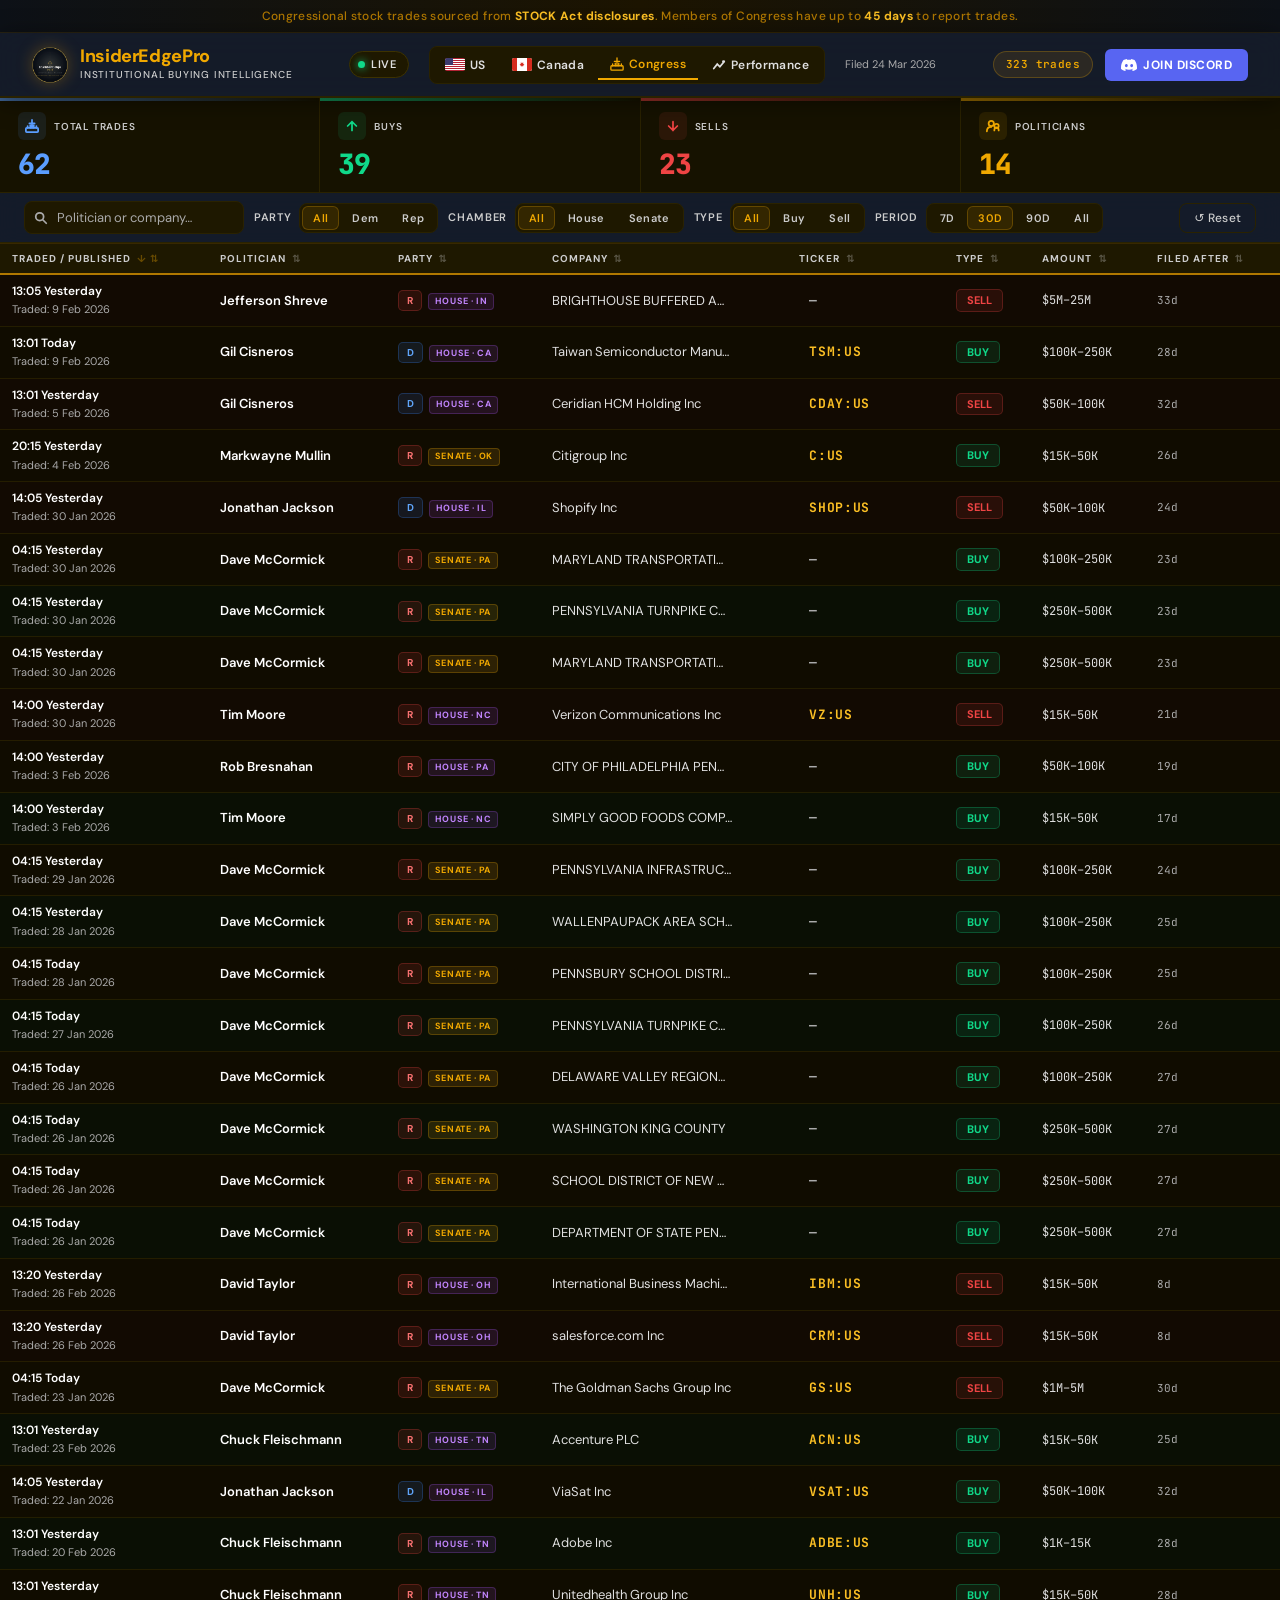
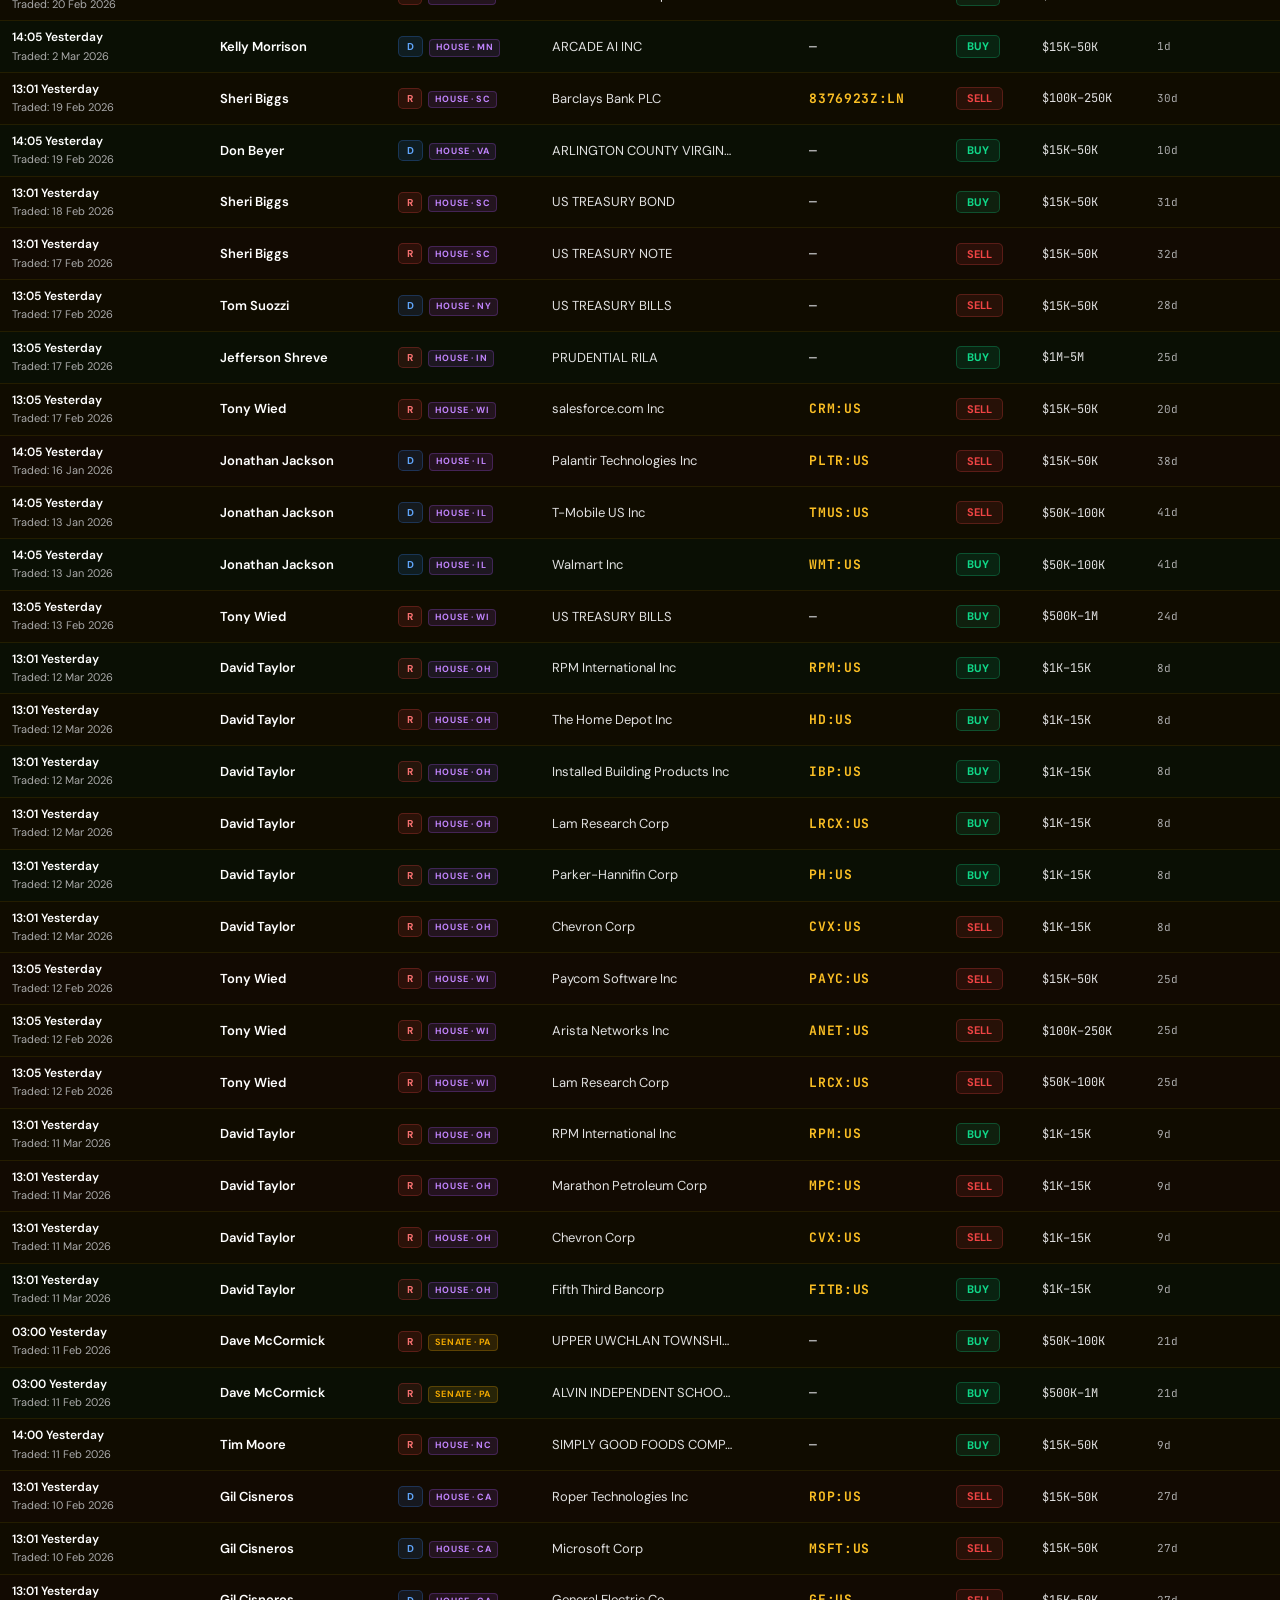
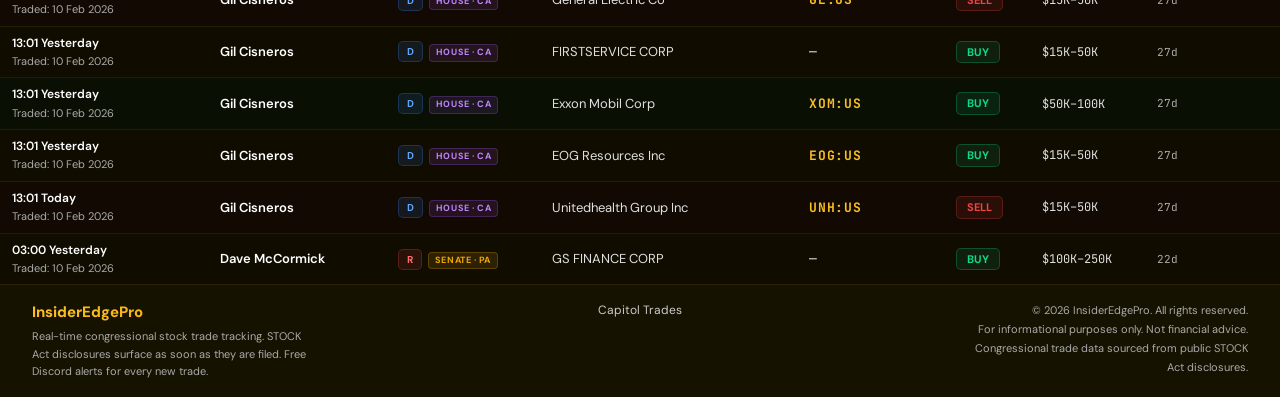
<file: congress.html>
<!DOCTYPE html>
<html lang="en">
<head>
  <!-- Google tag (gtag.js) -->
  <script async src="https://www.googletagmanager.com/gtag/js?id=G-BM57ZCD9G3"></script>
  <script>
    window.dataLayer = window.dataLayer || [];
    function gtag(){dataLayer.push(arguments);}
    gtag('js', new Date());
    gtag('config', 'G-BM57ZCD9G3');
  </script>

  <meta charset="UTF-8" />
  <meta name="viewport" content="width=device-width, initial-scale=1.0" />
  <meta http-equiv="Cache-Control" content="no-cache, no-store, must-revalidate" />
  <meta http-equiv="Pragma" content="no-cache" />
  <meta http-equiv="Expires" content="0" />
  <title>Congressional Stock Trades — STOCK Act Disclosures | InsiderEdgePro</title>
  <meta name="description" content="Track real-time US congressional stock trades. Follow what senators and representatives are buying and selling under the STOCK Act. Free alerts." />
  <meta name="keywords" content="congressional stock trades, STOCK Act disclosures, Nancy Pelosi stock trades, senator stock trades, house representative trades, politician portfolio tracker, congress stock market tracker, STOCK Act filing tracker" />
  <meta name="author" content="InsiderEdgePro" />
  <meta name="robots" content="index, follow" />
  <link rel="canonical" href="https://insideredgepro.github.io/congress.html" />
  <link rel="icon" href="/favicon.ico" />
  <link rel="icon" type="image/png" sizes="16x16" href="/favicon-16x16.png" />
  <link rel="icon" type="image/png" sizes="32x32" href="/favicon-32x32.png" />
  <link rel="icon" type="image/png" sizes="192x192" href="/android-chrome-192x192.png" />
  <link rel="apple-touch-icon" href="/apple-touch-icon.png" />
  <link rel="sitemap" type="application/xml" href="/sitemap.xml" />
  <!-- Open Graph -->
  <meta property="og:type" content="website" />
  <meta property="og:url" content="https://insideredgepro.github.io/congress.html" />
  <meta property="og:title" content="Congressional Stock Trades — STOCK Act Disclosures | InsiderEdgePro" />
  <meta property="og:description" content="Track real-time US congressional stock trades. Follow what senators and representatives are buying and selling under the STOCK Act." />
  <meta property="og:site_name" content="InsiderEdgePro" />
  <!-- Twitter Card -->
  <meta name="twitter:card" content="summary_large_image" />
  <meta name="twitter:title" content="Congressional Stock Trades — STOCK Act Disclosures | InsiderEdgePro" />
  <meta name="twitter:description" content="Real-time STOCK Act disclosures — follow what US senators and representatives are buying and selling in the stock market. Free Discord alerts." />

  <!-- JSON-LD Structured Data -->
  <script type="application/ld+json">
  {
    "@context": "https://schema.org",
    "@graph": [
      {
        "@type": "WebPage",
        "name": "Congressional Stock Trades — STOCK Act Disclosures",
        "url": "https://insideredgepro.github.io/congress.html",
        "description": "Track real-time US congressional stock trades. Follow what senators and representatives are buying and selling under the STOCK Act.",
        "isPartOf": { "@type": "WebSite", "name": "InsiderEdgePro", "url": "https://insideredgepro.github.io" }
      },
      {
        "@type": "FAQPage",
        "mainEntity": [
          {
            "@type": "Question",
            "name": "What is the STOCK Act?",
            "acceptedAnswer": {
              "@type": "Answer",
              "text": "The STOCK Act (Stop Trading on Congressional Knowledge Act) requires US senators and representatives to publicly disclose personal stock trades within 45 days of the transaction. InsiderEdgePro monitors these filings in real time and sends free Discord alerts the moment a new congressional trade is disclosed."
            }
          },
          {
            "@type": "Question",
            "name": "Do congressional stock trades outperform the market?",
            "acceptedAnswer": {
              "@type": "Answer",
              "text": "Academic studies have found that congressional stock portfolios have historically outperformed broad market indices. Members of Congress may have access to non-public policy information that influences their trades. InsiderEdgePro surfaces STOCK Act disclosures the moment they are filed so you can follow congressional trades in real time."
            }
          },
          {
            "@type": "Question",
            "name": "How do I track Nancy Pelosi stock trades?",
            "acceptedAnswer": {
              "@type": "Answer",
              "text": "Under the STOCK Act, Nancy Pelosi and all other members of Congress must disclose trades within 45 days. InsiderEdgePro automatically tracks every STOCK Act filing and shows you the politician name, company, trade type, amount, and filing date in a clean dashboard with free Discord alerts."
            }
          }
        ]
      }
    ]
  }
  </script>

  <link rel="preconnect" href="https://fonts.googleapis.com" />
  <link href="https://fonts.googleapis.com/css2?family=DM+Sans:wght@300;400;500;600;700;800&family=JetBrains+Mono:wght@400;500&display=swap" rel="stylesheet" />
  <link rel="stylesheet" href="style.css?v=6" />
  <style>
    /* Stat card accent colors */
    .stat-card:nth-child(1)::before { background: linear-gradient(90deg, var(--blue),   transparent); }
    .stat-card:nth-child(2)::before { background: linear-gradient(90deg, var(--green),  transparent); }
    .stat-card:nth-child(3)::before { background: linear-gradient(90deg, var(--red),    transparent); }
    .stat-card:nth-child(4)::before { background: linear-gradient(90deg, var(--gold),   transparent); }
    .stat-card:nth-child(1) .stat-icon { background: var(--blue-bg);   color: var(--blue);   }
    .stat-card:nth-child(2) .stat-icon { background: var(--green-bg);  color: var(--green);  }
    .stat-card:nth-child(3) .stat-icon { background: var(--red-bg);    color: var(--red);    }
    .stat-card:nth-child(4) .stat-icon { background: var(--gold-bg);   color: var(--gold);   }

    /* Party badges */
    .badge-party {
      display: inline-flex; align-items: center; gap: 3px;
      border-radius: 5px; padding: 2px 8px; font-size: 10px; font-weight: 700;
      letter-spacing: .04em; white-space: nowrap;
    }
    .badge-party.dem { background: rgba(59,130,246,.12); color: #60A5FA; border: 1px solid rgba(59,130,246,.25); }
    .badge-party.rep { background: rgba(239,68,68,.12);  color: #F87171; border: 1px solid rgba(239,68,68,.25); }
    .badge-party.ind { background: var(--surface3);      color: var(--muted2); border: 1px solid var(--border2); }

    /* Transaction type badge */
    .badge-tx {
      display: inline-flex; align-items: center;
      border-radius: 5px; padding: 2px 10px; font-size: 11px; font-weight: 700; white-space: nowrap;
    }
    .badge-tx.buy      { background: var(--green-bg); color: var(--green); border: 1px solid rgba(16,217,138,.25); }
    .badge-tx.sell     { background: var(--red-bg);   color: var(--red);   border: 1px solid rgba(239,68,68,.25); }
    .badge-tx.exchange { background: var(--gold-bg);  color: var(--gold);  border: 1px solid rgba(240,168,0,.25); }

    /* Chamber badge */
    .badge-chamber {
      display: inline-block; border-radius: 4px; padding: 1px 6px;
      font-size: 9px; font-weight: 700; letter-spacing: .06em; text-transform: uppercase;
    }
    .badge-chamber.house  { background: rgba(168,85,247,.12); color: #C084FC; border: 1px solid rgba(168,85,247,.25); }
    .badge-chamber.senate { background: rgba(251,191,36,.12);  color: var(--gold); border: 1px solid rgba(240,168,0,.25); }

    /* Table column widths */
    table { min-width: 860px; }
    .td-politician { font-weight: 600; color: var(--text); }
    .td-meta       { display: flex; flex-direction: column; gap: 3px; }
    .td-company    { max-width: 180px; overflow: hidden; text-overflow: ellipsis; white-space: nowrap; }
    .td-ticker     { font-family: var(--font-mono); font-weight: 700; color: var(--gold-bright); font-size: 13px; }
    .td-amount     { font-family: var(--font-mono); font-size: 12px; color: var(--text2); white-space: nowrap; }
    .td-filed      { font-family: var(--font-mono); font-size: 11px; color: var(--muted); white-space: nowrap; }

    /* BUY / SELL row tint */
    tbody tr.row-buy  { background: rgba(16,217,138,.03); }
    tbody tr.row-buy:hover  { background: rgba(16,217,138,.09); }
    tbody tr.row-sell { background: rgba(239,68,68,.03); }
    tbody tr.row-sell:hover { background: rgba(239,68,68,.09); }

    /* Ticker symbol hidden on desktop — shown inline on mobile inside company cell */
    .mobile-ticker-sym { display: none; }

    /* Mobile card overrides */
    @media (max-width: 600px) {
      /* Two-column grid: left = info stack, right = amount (top) + type (bottom) */
      tbody tr:not(.skeleton-row) {
        display: grid !important;
        position: relative;
        grid-template-columns: 1fr auto;
        grid-template-areas:
          "politician  amount"
          "company     amount"
          "company     type"
          "party       type"
          "date        .";
        column-gap: 12px;
        align-items: center;
        min-height: unset;
        row-gap: 2px;
      }

      /* Left column */
      td.td-politician {
        display: block;
        grid-area: politician;
        font-size: 14px;
        font-weight: 700;
        color: var(--text);
        white-space: nowrap;
        overflow: hidden;
        text-overflow: ellipsis;
        align-self: end;
      }
      td.td-company-cell {
        display: block;
        grid-area: company;
        overflow: hidden;
        align-self: start;
        margin-top: 1px;
      }
      .mobile-ticker-sym {
        display: block;
        font-family: var(--font-mono);
        font-weight: 700;
        color: var(--gold-bright);
        font-size: 13px;
      }
      td.td-company-cell .td-company {
        font-size: 11px;
        color: var(--muted2);
        overflow: hidden;
        text-overflow: ellipsis;
        white-space: nowrap;
        margin-top: 1px;
      }
      td.td-party-cell {
        display: block;
        grid-area: party;
        font-size: 11px;
        align-self: end;
        margin-top: 2px;
      }
      td.td-date-cell {
        display: block;
        grid-area: date;
        align-self: start;
        margin-top: 1px;
      }
      td.td-date-cell > div:first-child {
        font-size: 11px;
        font-weight: 500;
        color: var(--text2);
      }
      td.td-date-cell > div:last-child {
        font-size: 10px;
        color: var(--muted);
      }

      /* Right column */
      td.td-amount {
        display: block;
        grid-area: amount;
        position: static;
        text-align: right;
        padding: 0;
        align-self: center;
      }
      td.td-type {
        display: block;
        grid-area: type;
        position: static;
        text-align: right;
        padding: 0;
        align-self: center;
      }

      /* Hide desktop-only cells */
      td.td-ticker { display: none; }
      td.td-filed  { display: none; }
    }
  </style>
</head>
<body>

<!-- ================================================================== -->
<!-- HEADER                                                               -->
<!-- ================================================================== -->
<div class="topbar">
  Congressional stock trades sourced from <strong>STOCK Act disclosures</strong>. Members of Congress have up to <strong>45 days</strong> to report trades.
</div>

<header>
  <div class="brand">
    <img src="insideredge_pro_logo.png" alt="InsiderEdge Pro logo" class="brand-logo" />
    <div class="brand-text">
      <a href="index.html" class="brand-name" style="-webkit-text-fill-color:unset;background:unset;color:var(--gold)">InsiderEdgePro</a>
      <div class="brand-tagline">Institutional Buying Intelligence</div>
    </div>
  </div>

  <div class="header-center">
    <div class="live-pill">
      <span class="live-dot"></span>
      LIVE
    </div>
    <div class="market-nav">
      <a href="index.html" class="market-nav-btn">
        <svg viewBox="0 0 20 13" width="20" height="13" style="border-radius:2px;flex-shrink:0" xmlns="http://www.w3.org/2000/svg">
          <rect width="20" height="13" fill="#B22234"/>
          <rect y="1" width="20" height="1" fill="#fff"/><rect y="3" width="20" height="1" fill="#fff"/>
          <rect y="5" width="20" height="1" fill="#fff"/><rect y="7" width="20" height="1" fill="#fff"/>
          <rect y="9" width="20" height="1" fill="#fff"/><rect y="11" width="20" height="1" fill="#fff"/>
          <rect width="8" height="7" fill="#3C3B6E"/>
        </svg>
        <span class="nav-label">US</span>
      </a>
      <a href="canada.html" class="market-nav-btn">
        <svg viewBox="0 0 20 13" width="20" height="13" style="border-radius:2px;flex-shrink:0" xmlns="http://www.w3.org/2000/svg">
          <rect width="20" height="13" fill="#fff"/>
          <rect width="5" height="13" fill="#D52B1E"/>
          <rect x="15" width="5" height="13" fill="#D52B1E"/>
          <path transform="translate(10,6.5) scale(0.85)" fill="#D52B1E" d="M0-3.5 .5-1.5 2-2.5 1.2-.8 3 0 1.5.5 2 2 .8 1.5 0 3-.8 1.5-2 2-1.5.5-3 0-1.2-.8-2-2.5-.5-1.5Z"/>
        </svg>
        <span class="nav-label">Canada</span>
      </a>
      <a class="market-nav-btn active">
        <svg viewBox="0 0 16 16" width="14" height="14" fill="none" stroke="currentColor" stroke-width="1.5" stroke-linecap="round" style="flex-shrink:0">
          <rect x="1" y="10" width="14" height="5" rx="1"/>
          <path d="M3 10V8M6 10V7M8 10V5M10 10V7M13 10V8"/>
          <path d="M5 5h6M8 1v4"/>
        </svg>
        <span class="nav-label">Congress</span>
      </a>
      <a href="performance.html" class="market-nav-btn">
        <svg viewBox="0 0 16 16" width="14" height="14" fill="none" stroke="currentColor" stroke-width="2" stroke-linecap="round" style="flex-shrink:0">
          <path d="M2 12L6 7l3 3 5-6"/><circle cx="13" cy="4" r="1.5" fill="currentColor" stroke="none"/>
        </svg>
        <span class="nav-label">Performance</span>
      </a>
    </div>
    <span id="last-updated" style="font-size:11px;color:var(--muted)">Loading…</span>
  </div>

  <div class="header-right">
    <span id="trade-count" style="font-size:11px;font-weight:600;font-family:var(--font-mono);background:var(--gold-bg);border:1px solid rgba(240,168,0,.25);border-radius:20px;padding:4px 12px;color:var(--gold);letter-spacing:.04em">— trades</span>
    <a href="https://discord.gg/RhuXhpXcUR" target="_blank" rel="noopener noreferrer" class="btn-discord">
      <svg width="16" height="16" viewBox="0 0 127.14 96.36" fill="currentColor" aria-hidden="true">
        <path d="M107.7,8.07A105.15,105.15,0,0,0,81.47,0a72.06,72.06,0,0,0-3.36,6.83A97.68,97.68,0,0,0,49,6.83,72.37,72.37,0,0,0,45.64,0,105.89,105.89,0,0,0,19.39,8.09C2.79,32.65-1.71,56.6.54,80.21h0A105.73,105.73,0,0,0,32.71,96.36,77.7,77.7,0,0,0,39.6,85.25a68.42,68.42,0,0,1-10.85-5.18c.91-.66,1.8-1.34,2.66-2a75.57,75.57,0,0,0,64.32,0c.87.71,1.76,1.39,2.66,2a68.68,68.68,0,0,1-10.87,5.19,77,77,0,0,0,6.89,11.1A105.25,105.25,0,0,0,126.6,80.22h0C129.24,52.84,122.09,29.11,107.7,8.07ZM42.45,65.69C36.18,65.69,31,60,31,53s5-12.74,11.43-12.74S54,46,53.89,53,48.84,65.69,42.45,65.69Zm42.24,0C78.41,65.69,73.25,60,73.25,53s5-12.74,11.44-12.74S96.23,46,96.12,53,91.08,65.69,84.69,65.69Z"/>
      </svg>
      <span>Join Discord</span>
    </a>
  </div>
</header>

<div class="gold-rule"></div>

<div class="mobile-bar">
  <span id="trade-count-mobile" style="font-size:11px;font-weight:600;font-family:var(--font-mono);background:var(--gold-bg);border:1px solid rgba(240,168,0,.25);border-radius:20px;padding:4px 12px;color:var(--gold);letter-spacing:.04em">— trades</span>
  <a href="https://discord.gg/RhuXhpXcUR" target="_blank" rel="noopener noreferrer" class="btn-discord">
    <svg width="16" height="16" viewBox="0 0 127.14 96.36" fill="currentColor" aria-hidden="true">
      <path d="M107.7,8.07A105.15,105.15,0,0,0,81.47,0a72.06,72.06,0,0,0-3.36,6.83A97.68,97.68,0,0,0,49,6.83,72.37,72.37,0,0,0,45.64,0,105.89,105.89,0,0,0,19.39,8.09C2.79,32.65-1.71,56.6.54,80.21h0A105.73,105.73,0,0,0,32.71,96.36,77.7,77.7,0,0,0,39.6,85.25a68.42,68.42,0,0,1-10.85-5.18c.91-.66,1.8-1.34,2.66-2a75.57,75.57,0,0,0,64.32,0c.87.71,1.76,1.39,2.66,2a68.68,68.68,0,0,1-10.87,5.19,77,77,0,0,0,6.89,11.1A105.25,105.25,0,0,0,126.6,80.22h0C129.24,52.84,122.09,29.11,107.7,8.07ZM42.45,65.69C36.18,65.69,31,60,31,53s5-12.74,11.43-12.74S54,46,53.89,53,48.84,65.69,42.45,65.69Zm42.24,0C78.41,65.69,73.25,60,73.25,53s5-12.74,11.44-12.74S96.23,46,96.12,53,91.08,65.69,84.69,65.69Z"/>
    </svg>
    <span>Join Discord</span>
  </a>
</div>

<div id="error-banner"></div>

<!-- ================================================================== -->
<!-- STATS                                                                -->
<!-- ================================================================== -->
<div class="stats">

  <div class="stat-card">
    <div class="stat-header">
      <div class="stat-icon">
        <svg viewBox="0 0 16 16" fill="none" stroke="currentColor" stroke-width="2" stroke-linecap="round">
          <rect x="1" y="10" width="14" height="5" rx="1"/>
          <path d="M3 10V8M6 10V7M8 10V5M10 10V7M13 10V8"/>
          <path d="M5 5h6M8 1v4"/>
        </svg>
      </div>
      <div class="stat-label">Total Trades</div>
    </div>
    <div class="stat-value accent" id="stat-total">—</div>
  </div>

  <div class="stat-card">
    <div class="stat-header">
      <div class="stat-icon">
        <svg viewBox="0 0 16 16" fill="none" stroke="currentColor" stroke-width="2" stroke-linecap="round">
          <path d="M8 13V3M3 8l5-5 5 5"/>
        </svg>
      </div>
      <div class="stat-label">Buys</div>
    </div>
    <div class="stat-value green" id="stat-buys">—</div>
  </div>

  <div class="stat-card">
    <div class="stat-header">
      <div class="stat-icon">
        <svg viewBox="0 0 16 16" fill="none" stroke="currentColor" stroke-width="2" stroke-linecap="round">
          <path d="M8 3v10M3 8l5 5 5-5"/>
        </svg>
      </div>
      <div class="stat-label">Sells</div>
    </div>
    <div class="stat-value" style="color:var(--red)" id="stat-sells">—</div>
  </div>

  <div class="stat-card">
    <div class="stat-header">
      <div class="stat-icon">
        <svg viewBox="0 0 16 16" fill="none" stroke="currentColor" stroke-width="2" stroke-linecap="round">
          <circle cx="6" cy="5" r="3"/>
          <path d="M1 14c0-3 2-5 5-5"/>
          <circle cx="12" cy="8" r="2.5"/>
          <path d="M9.5 13c0-2 1-3.5 2.5-3.5s2.5 1.5 2.5 3.5"/>
        </svg>
      </div>
      <div class="stat-label">Politicians</div>
    </div>
    <div class="stat-value gold" id="stat-politicians">—</div>
  </div>

</div>

<!-- ================================================================== -->
<!-- FILTERS                                                              -->
<!-- ================================================================== -->
<div class="filters-wrap">

  <div class="filter-group">
    <div class="search-wrap">
      <svg class="search-icon" viewBox="0 0 16 16" fill="none" stroke="currentColor" stroke-width="2" stroke-linecap="round">
        <circle cx="6.5" cy="6.5" r="4.5"/>
        <line x1="10" y1="10" x2="14" y2="14"/>
      </svg>
      <input type="text" id="search-input" placeholder="Politician or company…" />
    </div>
  </div>

  <div class="filter-group">
    <span class="filter-label">Party</span>
    <div class="date-range-group" id="party-group">
      <button class="btn-range active" data-party="all">All</button>
      <button class="btn-range" data-party="Democrat">Dem</button>
      <button class="btn-range" data-party="Republican">Rep</button>
    </div>
  </div>

  <div class="filter-group">
    <span class="filter-label">Chamber</span>
    <div class="date-range-group" id="chamber-group">
      <button class="btn-range active" data-chamber="all">All</button>
      <button class="btn-range" data-chamber="House">House</button>
      <button class="btn-range" data-chamber="Senate">Senate</button>
    </div>
  </div>

  <div class="filter-group">
    <span class="filter-label">Type</span>
    <div class="date-range-group" id="type-group">
      <button class="btn-range active" data-txtype="all">All</button>
      <button class="btn-range" data-txtype="BUY">Buy</button>
      <button class="btn-range" data-txtype="SELL">Sell</button>
    </div>
  </div>

  <div class="filter-group">
    <span class="filter-label">Period</span>
    <div class="date-range-group" id="date-range-group">
      <button class="btn-range" data-range="7">7D</button>
      <button class="btn-range active" data-range="30">30D</button>
      <button class="btn-range" data-range="90">90D</button>
      <button class="btn-range" data-range="all">All</button>
    </div>
  </div>

  <button class="btn-reset" id="btn-reset">↺ Reset</button>
</div>

<!-- ================================================================== -->
<!-- TABLE                                                                -->
<!-- ================================================================== -->
<div class="table-section">

  <div id="no-results">
    <svg class="no-results-icon" viewBox="0 0 48 48" fill="none" stroke="currentColor" stroke-width="1.5" stroke-linecap="round">
      <circle cx="20" cy="20" r="14"/>
      <line x1="30" y1="30" x2="42" y2="42"/>
      <line x1="14" y1="20" x2="26" y2="20"/>
    </svg>
    <p>No trades match your filters.</p>
  </div>

  <div class="table-scroll">
    <table id="trades-table">
      <thead>
        <tr>
          <th data-col="trade_published">Traded / Published<i class="sort-arrow"></i></th>
          <th data-col="politician_name">Politician<i class="sort-arrow"></i></th>
          <th data-col="party">Party<i class="sort-arrow"></i></th>
          <th data-col="company">Company<i class="sort-arrow"></i></th>
          <th data-col="ticker">Ticker<i class="sort-arrow"></i></th>
          <th data-col="transaction_type">Type<i class="sort-arrow"></i></th>
          <th data-col="amount">Amount<i class="sort-arrow"></i></th>
          <th data-col="filed_after_days">Filed After<i class="sort-arrow"></i></th>
        </tr>
      </thead>
      <tbody id="table-body">
        <tr class="skeleton-row"><td colspan="8"><div class="skeleton-cell" style="width:100%"></div></td></tr>
        <tr class="skeleton-row"><td colspan="8"><div class="skeleton-cell" style="width:92%"></div></td></tr>
        <tr class="skeleton-row"><td colspan="8"><div class="skeleton-cell" style="width:96%"></div></td></tr>
        <tr class="skeleton-row"><td colspan="8"><div class="skeleton-cell" style="width:85%"></div></td></tr>
        <tr class="skeleton-row"><td colspan="8"><div class="skeleton-cell" style="width:90%"></div></td></tr>
        <tr class="skeleton-row"><td colspan="8"><div class="skeleton-cell" style="width:78%"></div></td></tr>
      </tbody>
    </table>
  </div>
</div>

<!-- ================================================================== -->
<!-- FOOTER                                                               -->
<!-- ================================================================== -->
<footer>
  <div class="footer-brand">
    <div class="brand-name-sm">InsiderEdgePro</div>
    <p>Real-time congressional stock trade tracking. STOCK Act disclosures surface as soon as they are filed. Free Discord alerts for every new trade.</p>
  </div>

  <div class="footer-links">
    <a href="https://www.capitoltrades.com" target="_blank" rel="noopener">Capitol Trades</a>
  </div>

  <div class="footer-legal">
    &copy; 2026 InsiderEdgePro. All rights reserved.<br/>
    <span style="color:var(--muted)">For informational purposes only. Not financial advice.<br/>
    Congressional trade data sourced from public STOCK Act disclosures.</span>
  </div>
</footer>

<!-- ================================================================== -->
<!-- JAVASCRIPT                                                           -->
<!-- ================================================================== -->
<script>
(function () {
  'use strict';

  const DATA_URL = 'data/trades.json';

  let allTrades = [];
  let sortCol   = 'trade_published';
  let sortDir   = 'desc';
  let filterParty   = 'all';
  let filterChamber = 'all';
  let filterTxType  = 'all';
  let dateRange     = '30';

  /* -- DOM refs -- */
  const REFRESH_INTERVAL_MS = 30 * 60 * 1000;
  const lastUpdatedEl  = document.getElementById('last-updated');
  const tradeCountEl   = document.getElementById('trade-count');
  const errorBannerEl  = document.getElementById('error-banner');
  const tableBodyEl    = document.getElementById('table-body');
  const noResultsEl    = document.getElementById('no-results');
  const searchInputEl  = document.getElementById('search-input');
  const btnReset       = document.getElementById('btn-reset');
  const tableEl        = document.getElementById('trades-table');

  const statTotal      = document.getElementById('stat-total');
  const statBuys       = document.getElementById('stat-buys');
  const statSells      = document.getElementById('stat-sells');
  const statPoliticians = document.getElementById('stat-politicians');

  /* -- Utilities -- */
  function escHtml(str) {
    return String(str || '')
      .replace(/&/g,'&amp;').replace(/</g,'&lt;')
      .replace(/>/g,'&gt;').replace(/"/g,'&quot;');
  }

  const MONTHS = {jan:0,feb:1,mar:2,apr:3,may:4,jun:5,jul:6,aug:7,sep:8,oct:9,nov:10,dec:11};

  /* Normalise date — handles ISO "2026-03-12", "9 Mar 2026", or separate traded_date+traded_year */
  function parseTradeDate(t) {
    // ISO format from new scraper
    const iso = t.traded_on || '';
    if (/^\d{4}-\d{2}-\d{2}/.test(iso)) return iso.slice(0, 10);

    // Old scraper: separate fields "9 Mar" + "2026"
    const datePart = (t.traded_date || iso || '').trim();
    const yearPart = (t.traded_year || '').trim();
    if (datePart && yearPart) {
      const parts = datePart.split(/\s+/);
      const day   = parseInt(parts[0], 10);
      const mon   = MONTHS[(parts[1] || '').toLowerCase().slice(0, 3)];
      const year  = parseInt(yearPart, 10);
      if (!isNaN(day) && mon !== undefined && !isNaN(year)) {
        const d = new Date(year, mon, day);
        return d.toISOString().slice(0, 10);
      }
    }

    // Fallback: "9 Mar 2026" in traded_on
    if (datePart) {
      const parts = datePart.replace(/,/g, '').split(/\s+/);
      if (parts.length >= 3) {
        const day  = parseInt(parts[0], 10);
        const mon  = MONTHS[(parts[1] || '').toLowerCase().slice(0, 3)];
        const year = parseInt(parts[2], 10);
        if (!isNaN(day) && mon !== undefined && !isNaN(year)) {
          const d = new Date(year, mon, day);
          return d.toISOString().slice(0, 10);
        }
      }
    }
    return null;
  }

  function formatDateDisplay(isoDate) {
    if (!isoDate) return '—';
    const [y, m, d] = isoDate.split('-');
    const months = ['Jan','Feb','Mar','Apr','May','Jun','Jul','Aug','Sep','Oct','Nov','Dec'];
    return `${parseInt(d, 10)} ${months[parseInt(m, 10) - 1]} ${y}`;
  }

  function partyClass(party) {
    const p = (party || '').toLowerCase();
    if (p.includes('democrat')) return 'dem';
    if (p.includes('republican')) return 'rep';
    return 'ind';
  }

  function partyShort(party) {
    const p = (party || '').toLowerCase();
    if (p.includes('democrat')) return 'D';
    if (p.includes('republican')) return 'R';
    return party || '?';
  }

  function chamberClass(chamber) {
    return (chamber || '').toLowerCase() === 'senate' ? 'senate' : 'house';
  }

  function txClass(type) {
    const t = (type || '').toUpperCase();
    if (t === 'BUY') return 'buy';
    if (t === 'SELL') return 'sell';
    return 'exchange';
  }

  function normaliseAmount(t) {
    // New scraper: "$15K–$50K", old scraper: "15K–50K"
    const a = t.amount || '';
    if (!a || a === 'N/A') return '—';
    return a.startsWith('$') ? a : '$' + a;
  }

  /* Parse trade_published — "11 Mar 2026" → "2026-03-11" */
  function parsePublishedDate(t) {
    const raw = (t.trade_published || '').trim();
    if (!raw || raw === 'N/A') return null;
    if (/^\d{4}-\d{2}-\d{2}/.test(raw)) return raw.slice(0, 10);
    const parts = raw.replace(/,/g, '').split(/\s+/);
    if (parts.length >= 3) {
      const day  = parseInt(parts[0], 10);
      const mon  = MONTHS[(parts[1] || '').toLowerCase().slice(0, 3)];
      const year = parseInt(parts[2], 10);
      if (!isNaN(day) && mon !== undefined && !isNaN(year)) {
        return new Date(year, mon, day).toISOString().slice(0, 10);
      }
    }
    return null;
  }

  /* -- Filter & render -- */
  function applyFilters(trades) {
    const search = searchInputEl.value.trim().toLowerCase();
    let cutoff = null;
    if (dateRange !== 'all') {
      const d = new Date();
      d.setDate(d.getDate() - parseInt(dateRange, 10));
      cutoff = d.toISOString().slice(0, 10);
    }

    return trades.filter(t => {
      if (filterParty !== 'all' && (t.party || '') !== filterParty) return false;
      if (filterChamber !== 'all' && (t.chamber || '').toLowerCase() !== filterChamber.toLowerCase()) return false;
      if (filterTxType !== 'all' && (t.transaction_type || '').toUpperCase() !== filterTxType) return false;
      const filedDate = parsePublishedDate(t);
      if (cutoff && filedDate && filedDate < cutoff) return false;
      if (search) {
        const haystack = [
          t.politician_name, t.company, t.ticker, t.party, t.state, t.sector
        ].join(' ').toLowerCase();
        if (!haystack.includes(search)) return false;
      }
      return true;
    });
  }

  function sortTrades(trades) {
    return [...trades].sort((a, b) => {
      let va, vb;
      if (sortCol === 'traded_on') {
        va = parseTradeDate(a) || '';
        vb = parseTradeDate(b) || '';
      } else if (sortCol === 'trade_published') {
        va = parsePublishedDate(a) || '';
        vb = parsePublishedDate(b) || '';
      } else if (sortCol === 'filed_after_days') {
        va = parseInt(a.filed_after_days || 0, 10);
        vb = parseInt(b.filed_after_days || 0, 10);
      } else {
        va = String(a[sortCol] || '').toLowerCase();
        vb = String(b[sortCol] || '').toLowerCase();
      }
      if (va < vb) return sortDir === 'asc' ? -1 : 1;
      if (va > vb) return sortDir === 'asc' ?  1 : -1;
      return 0;
    });
  }

  function buildRow(t) {
    const isoDate    = parseTradeDate(t) || '';
    const dateDisp   = formatDateDisplay(isoDate);
    const pubIso     = parsePublishedDate(t);
    const pubDisp    = pubIso ? formatDateDisplay(pubIso) : (t.trade_published || '—');
    const txType     = (t.transaction_type || '').toUpperCase();
    const ticker     = (t.ticker || '').trim();
    const company    = (t.company || '').trim();
    const filedDays  = t.filed_after_days ? `${t.filed_after_days}d` : '—';
    const amount     = normaliseAmount(t);
    const rowCls     = txType === 'BUY' ? 'row-buy' : txType === 'SELL' ? 'row-sell' : '';
    const stateStr   = t.state ? ` · ${escHtml(t.state)}` : '';

    return `<tr class="${rowCls}">
  <td class="td-date-cell" style="font-size:12px;line-height:1.6">
    <div style="color:var(--text);font-weight:600">${pubDisp}</div>
    <div style="color:var(--muted);font-size:11px">Traded: ${escHtml(dateDisp)}</div>
  </td>
  <td class="td-politician">${escHtml(t.politician_name || '—')}</td>
  <td class="td-party-cell">
    <span class="badge-party ${partyClass(t.party)}">${escHtml(partyShort(t.party))}</span>
    <span class="badge-chamber ${chamberClass(t.chamber)}" style="margin-left:3px">${escHtml(t.chamber || '?')}${stateStr}</span>
  </td>
  <td class="td-company-cell">
    ${ticker && ticker !== 'N/A' ? `<span class="mobile-ticker-sym">${escHtml(ticker)}</span>` : ''}
    <div class="td-company" title="${escHtml(company)}">${escHtml(company || '—')}</div>
    ${t.sector ? `<div style="font-size:10px;color:var(--muted);margin-top:2px">${escHtml(t.sector)}</div>` : ''}
  </td>
  <td class="td-ticker">${ticker && ticker !== 'N/A' ? escHtml(ticker) : '<span style="color:var(--muted)">—</span>'}</td>
  <td class="td-type"><span class="badge-tx ${txClass(txType)}">${escHtml(txType || '—')}</span></td>
  <td class="td-amount">${escHtml(amount)}</td>
  <td class="td-filed">${escHtml(filedDays)}</td>
</tr>`;
  }

  function updateStats(filtered, all) {
    const buys  = filtered.filter(t => (t.transaction_type || '').toUpperCase() === 'BUY').length;
    const sells = filtered.filter(t => (t.transaction_type || '').toUpperCase() === 'SELL').length;
    const politicians = new Set(filtered.map(t => t.politician_name)).size;
    statTotal.textContent      = filtered.length.toLocaleString();
    statBuys.textContent       = buys.toLocaleString();
    statSells.textContent      = sells.toLocaleString();
    statPoliticians.textContent = politicians.toLocaleString();
  }

  function renderTable() {
    const filtered = applyFilters(allTrades);
    const sorted   = sortTrades(filtered);

    noResultsEl.style.display = sorted.length === 0 ? 'flex' : 'none';
    tableBodyEl.innerHTML = sorted.map(buildRow).join('');
    updateStats(filtered, allTrades);
    updateSortArrows();
  }

  /* -- Sort arrows -- */
  function updateSortArrows() {
    tableEl.querySelectorAll('th[data-col]').forEach(th => {
      const arrow = th.querySelector('.sort-arrow');
      if (!arrow) return;
      if (th.dataset.col === sortCol) {
        arrow.textContent = sortDir === 'asc' ? ' ↑' : ' ↓';
        arrow.style.color = 'var(--gold)';
      } else {
        arrow.textContent = '';
        arrow.style.color = '';
      }
    });
  }

  /* -- Event listeners -- */
  tableEl.querySelectorAll('th[data-col]').forEach(th => {
    th.style.cursor = 'pointer';
    th.addEventListener('click', () => {
      if (sortCol === th.dataset.col) {
        sortDir = sortDir === 'asc' ? 'desc' : 'asc';
      } else {
        sortCol = th.dataset.col;
        sortDir = 'desc';
      }
      renderTable();
    });
  });

  searchInputEl.addEventListener('input', renderTable);

  document.getElementById('party-group').addEventListener('click', e => {
    const btn = e.target.closest('[data-party]');
    if (!btn) return;
    filterParty = btn.dataset.party;
    document.querySelectorAll('#party-group .btn-range').forEach(b => b.classList.remove('active'));
    btn.classList.add('active');
    renderTable();
  });

  document.getElementById('chamber-group').addEventListener('click', e => {
    const btn = e.target.closest('[data-chamber]');
    if (!btn) return;
    filterChamber = btn.dataset.chamber;
    document.querySelectorAll('#chamber-group .btn-range').forEach(b => b.classList.remove('active'));
    btn.classList.add('active');
    renderTable();
  });

  document.getElementById('type-group').addEventListener('click', e => {
    const btn = e.target.closest('[data-txtype]');
    if (!btn) return;
    filterTxType = btn.dataset.txtype;
    document.querySelectorAll('#type-group .btn-range').forEach(b => b.classList.remove('active'));
    btn.classList.add('active');
    renderTable();
  });

  document.getElementById('date-range-group').addEventListener('click', e => {
    const btn = e.target.closest('[data-range]');
    if (!btn) return;
    dateRange = btn.dataset.range;
    document.querySelectorAll('#date-range-group .btn-range').forEach(b => b.classList.remove('active'));
    btn.classList.add('active');
    renderTable();
  });

  btnReset.addEventListener('click', () => {
    searchInputEl.value = '';
    filterParty   = 'all';
    filterChamber = 'all';
    filterTxType  = 'all';
    dateRange     = '30';
    ['party-group','chamber-group','type-group'].forEach(id => {
      const grp = document.getElementById(id);
      grp.querySelectorAll('.btn-range').forEach(b => b.classList.remove('active'));
      const allBtn = grp.querySelector('[data-party="all"],[data-chamber="all"],[data-txtype="all"]');
      if (allBtn) allBtn.classList.add('active');
    });
    const dateGrp = document.getElementById('date-range-group');
    dateGrp.querySelectorAll('.btn-range').forEach(b => b.classList.remove('active'));
    dateGrp.querySelector('[data-range="30"]').classList.add('active');
    renderTable();
  });

  /* -- Dedup trades by id -- */
  function dedup(trades) {
    const seen = new Set();
    return trades.filter(t => {
      if (!t.id) return true;
      if (seen.has(t.id)) return false;
      seen.add(t.id);
      return true;
    });
  }

  /* -- Data fetch -- */
  function showError(msg) {
    errorBannerEl.innerHTML = `<div class="error-banner">${escHtml(msg)}</div>`;
  }

  async function loadData() {
    try {
      const url = DATA_URL + '?_=' + Date.now();
      const resp = await fetch(url);
      if (!resp.ok) throw new Error(`HTTP ${resp.status}`);
      const raw = await resp.json();
      allTrades = dedup(Array.isArray(raw) ? raw : []);

      // Sort by filed/published date newest first by default
      allTrades.sort((a, b) => {
        const da = parsePublishedDate(a) || '';
        const db = parsePublishedDate(b) || '';
        return db < da ? -1 : db > da ? 1 : 0;
      });

      const newest = allTrades.length > 0 ? parseTradeDate(allTrades[0]) : null;
      lastUpdatedEl.textContent = newest ? `Filed ${formatDateDisplay(newest)}` : 'Loaded';
      if (tradeCountEl) tradeCountEl.textContent = allTrades.length + ' trades';
      const mobileCount = document.getElementById('trade-count-mobile');
      if (mobileCount) mobileCount.textContent = allTrades.length + ' trades';

      renderTable();
    } catch (err) {
      showError('Failed to load congressional trade data. Please try again later.');
      tableBodyEl.innerHTML = '';
      console.error(err);
    }
  }

  loadData();
  setInterval(loadData, REFRESH_INTERVAL_MS);

})();
</script>

</body>
</html>
</file>
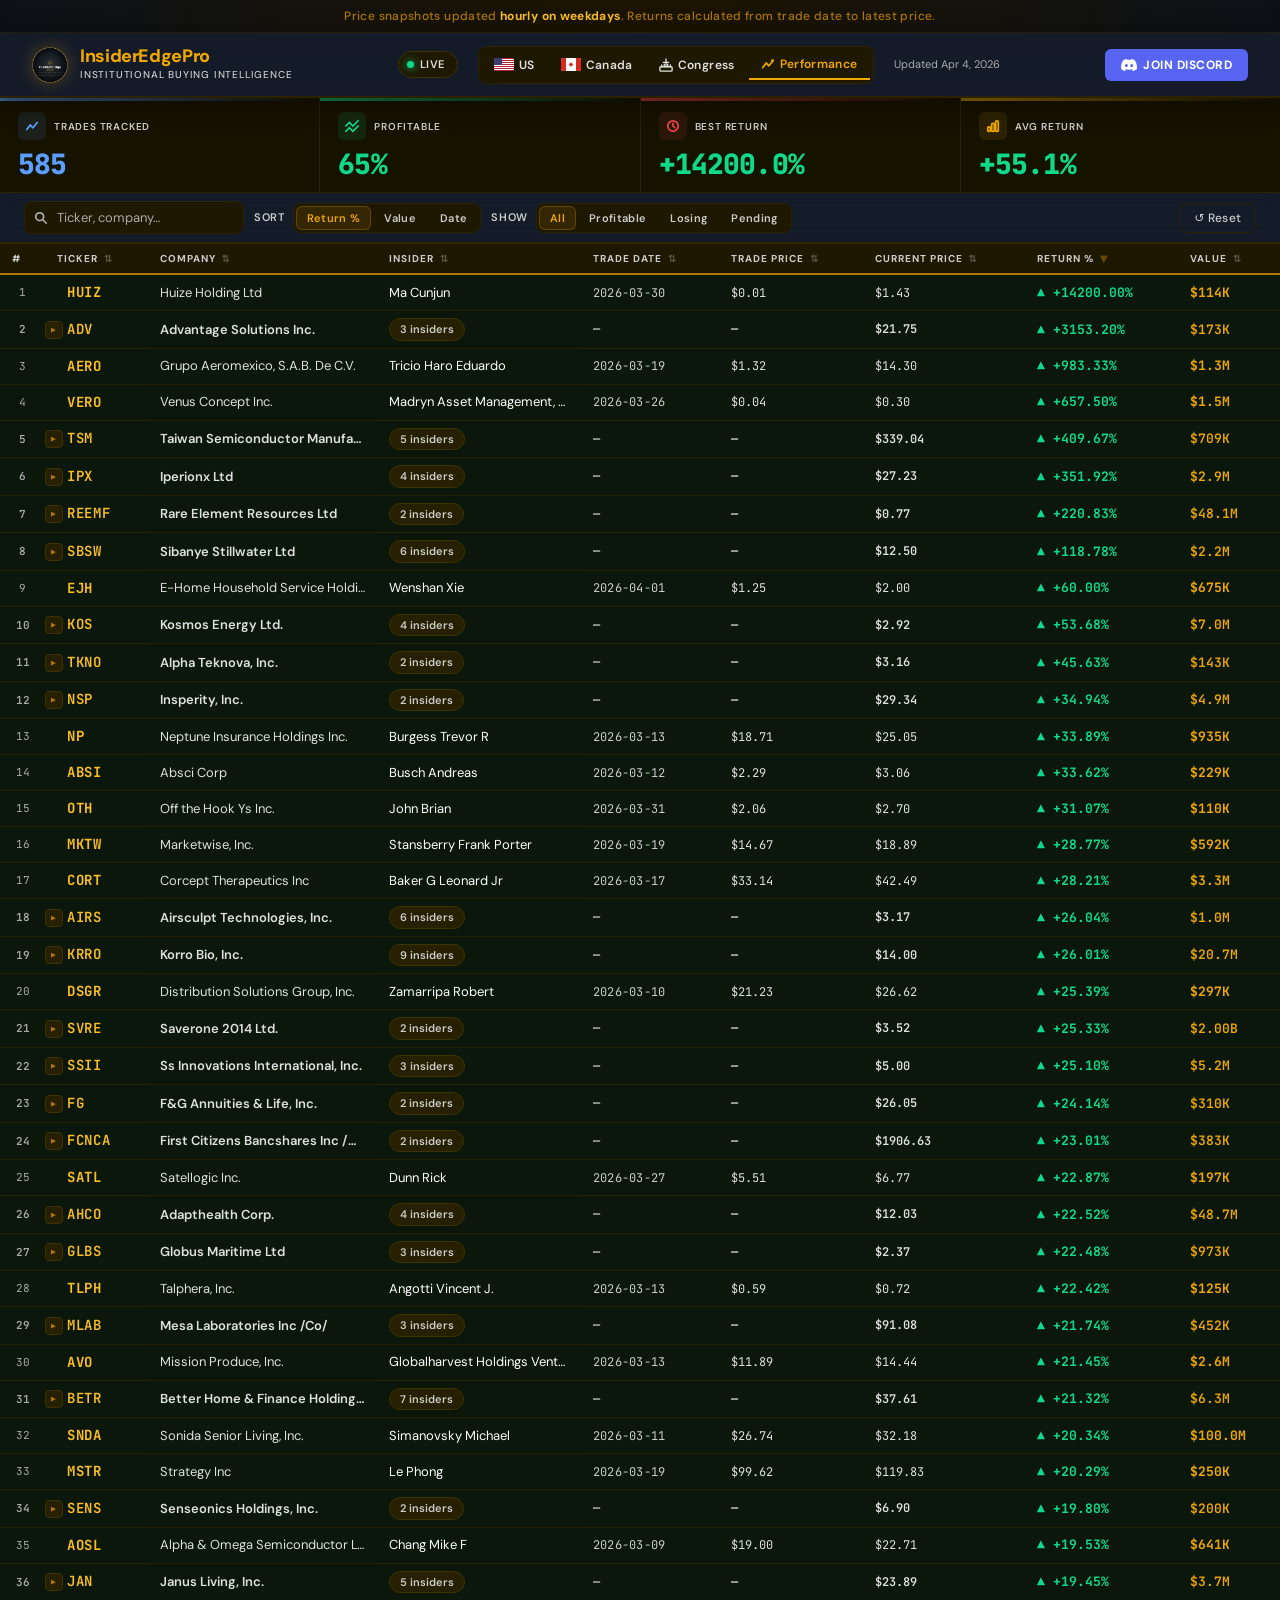
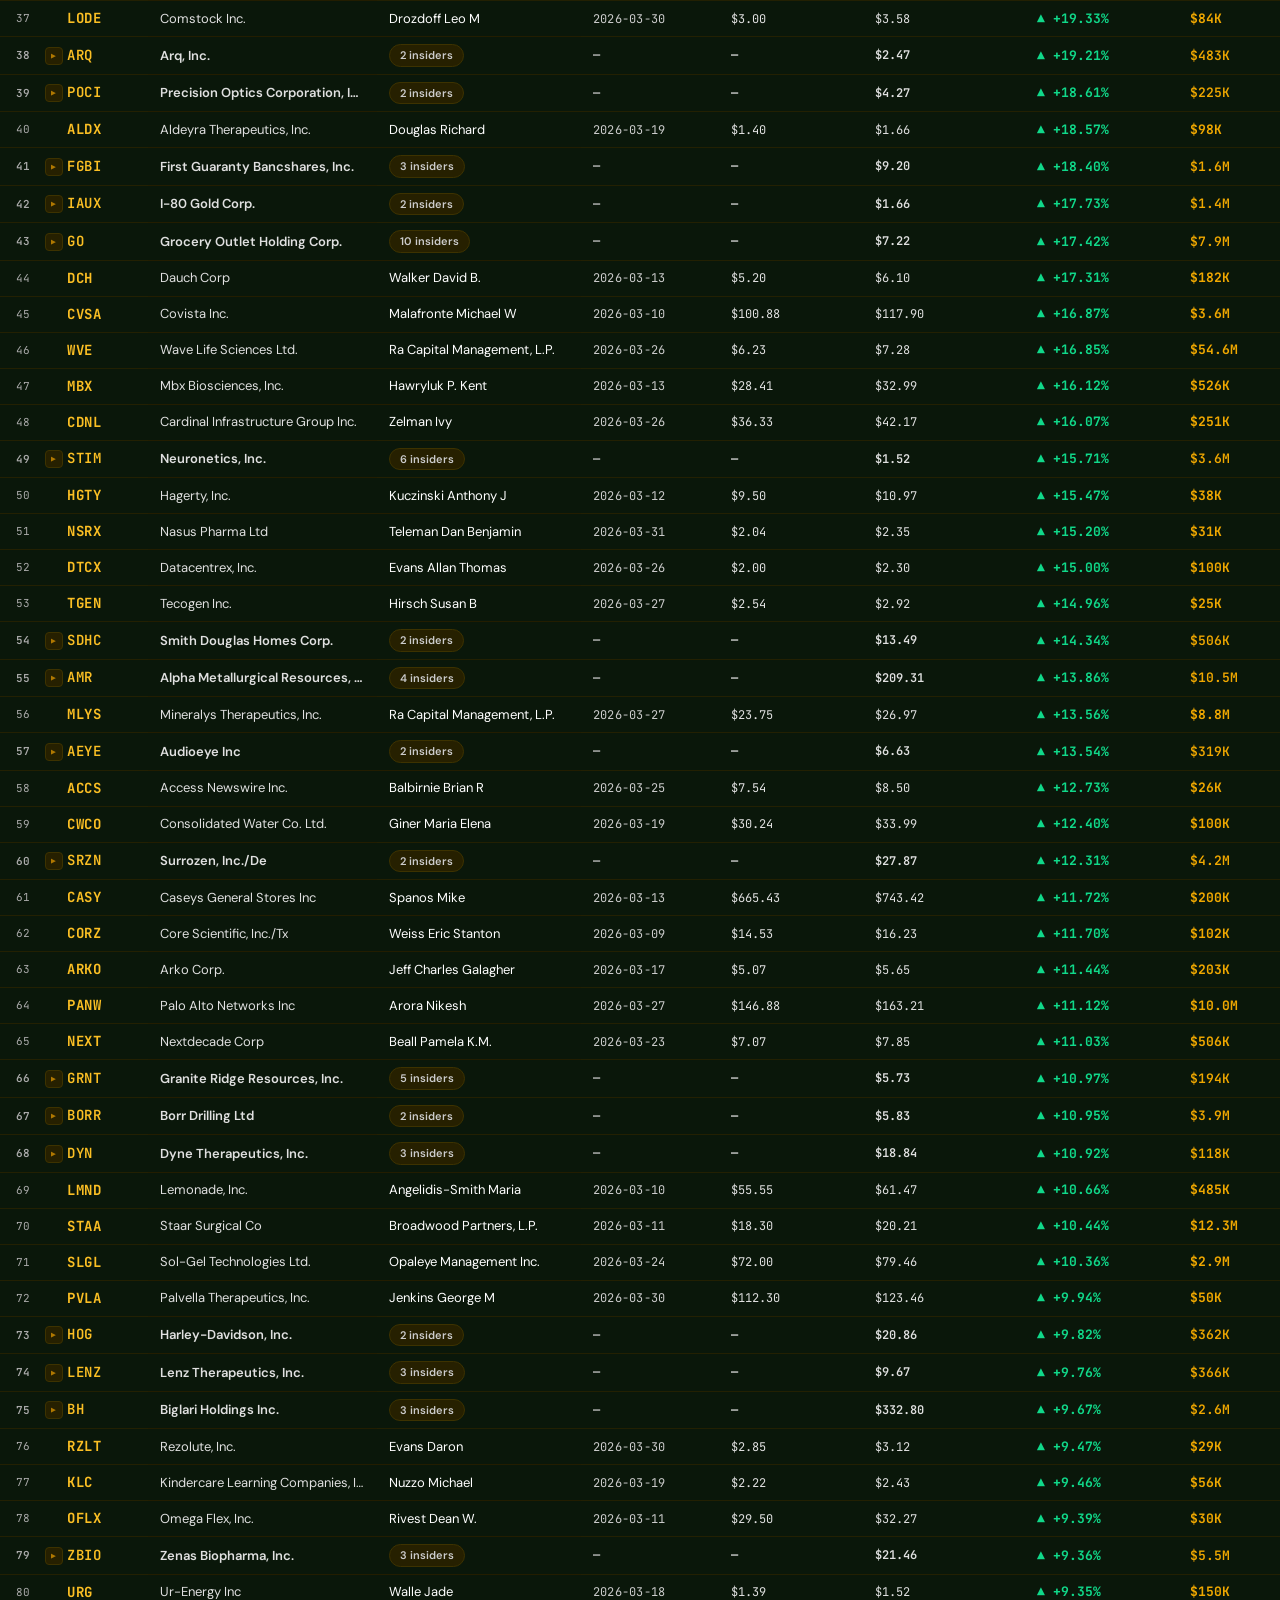
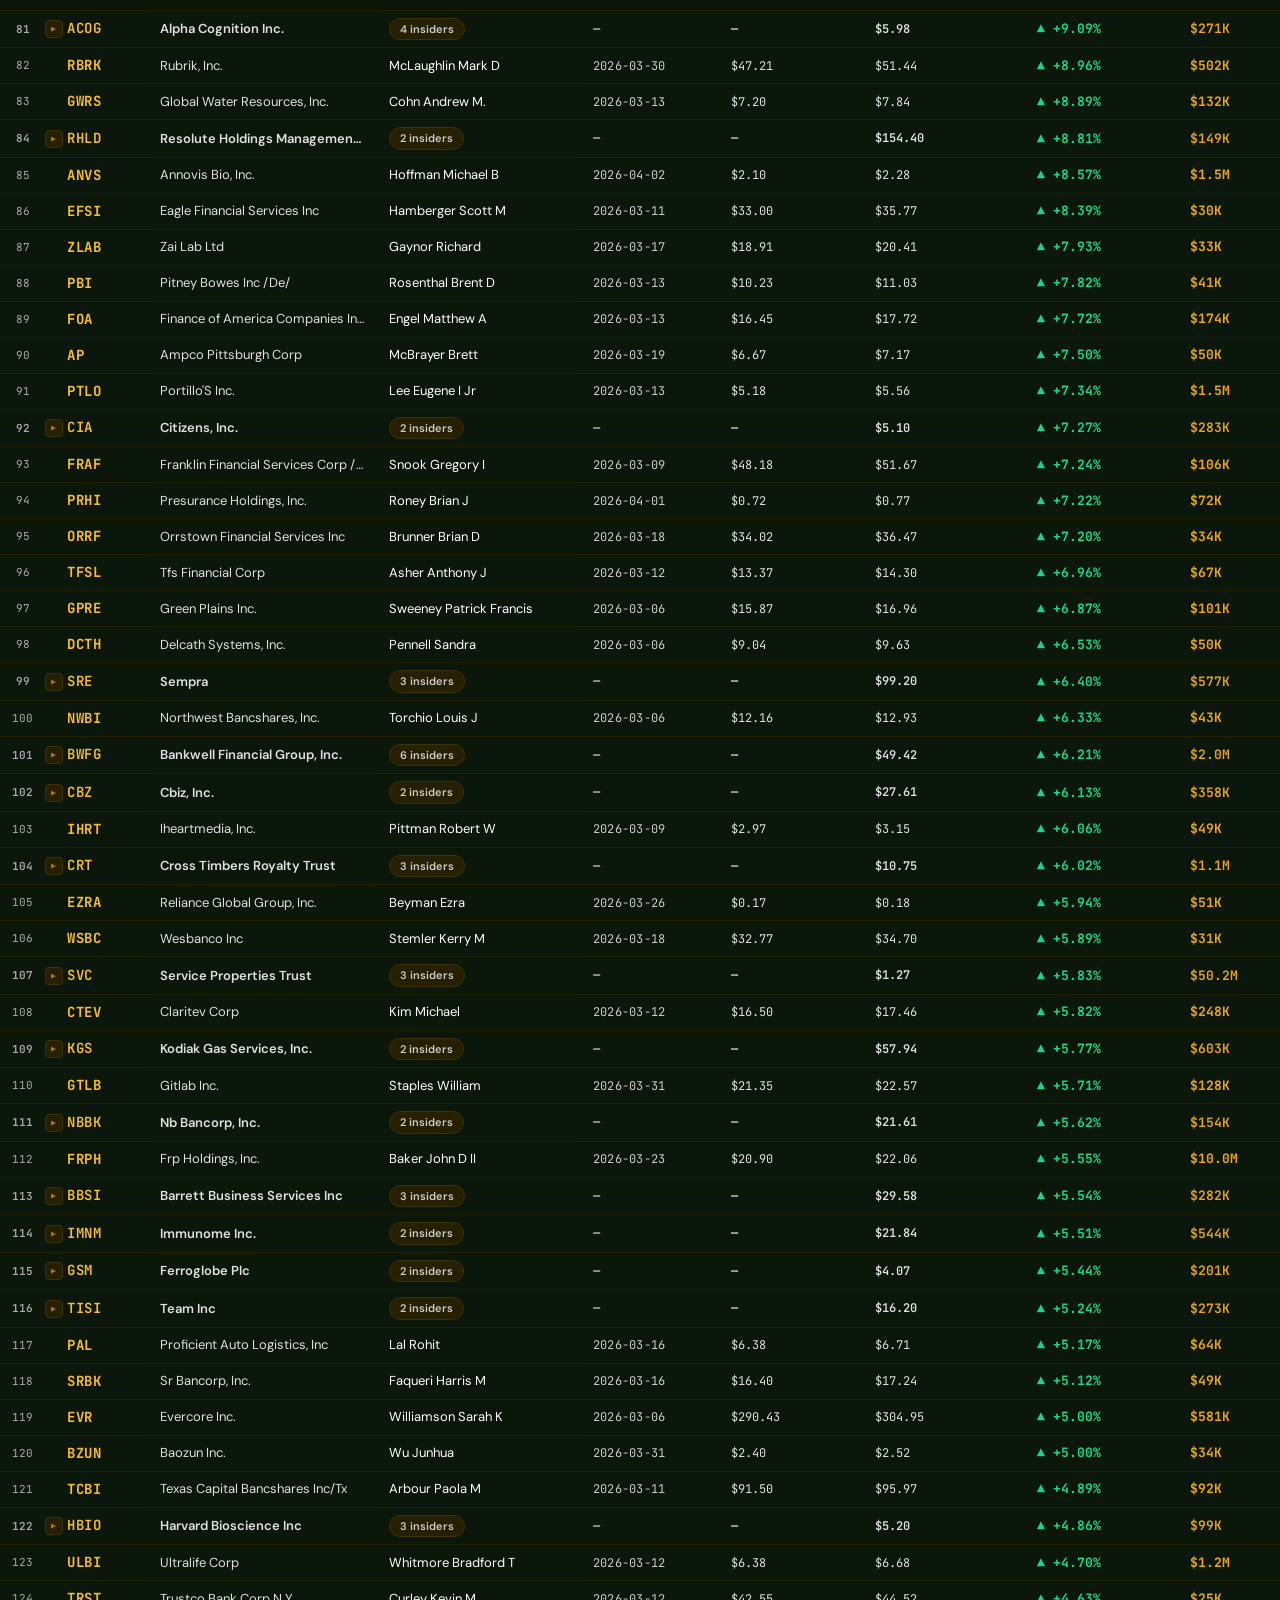
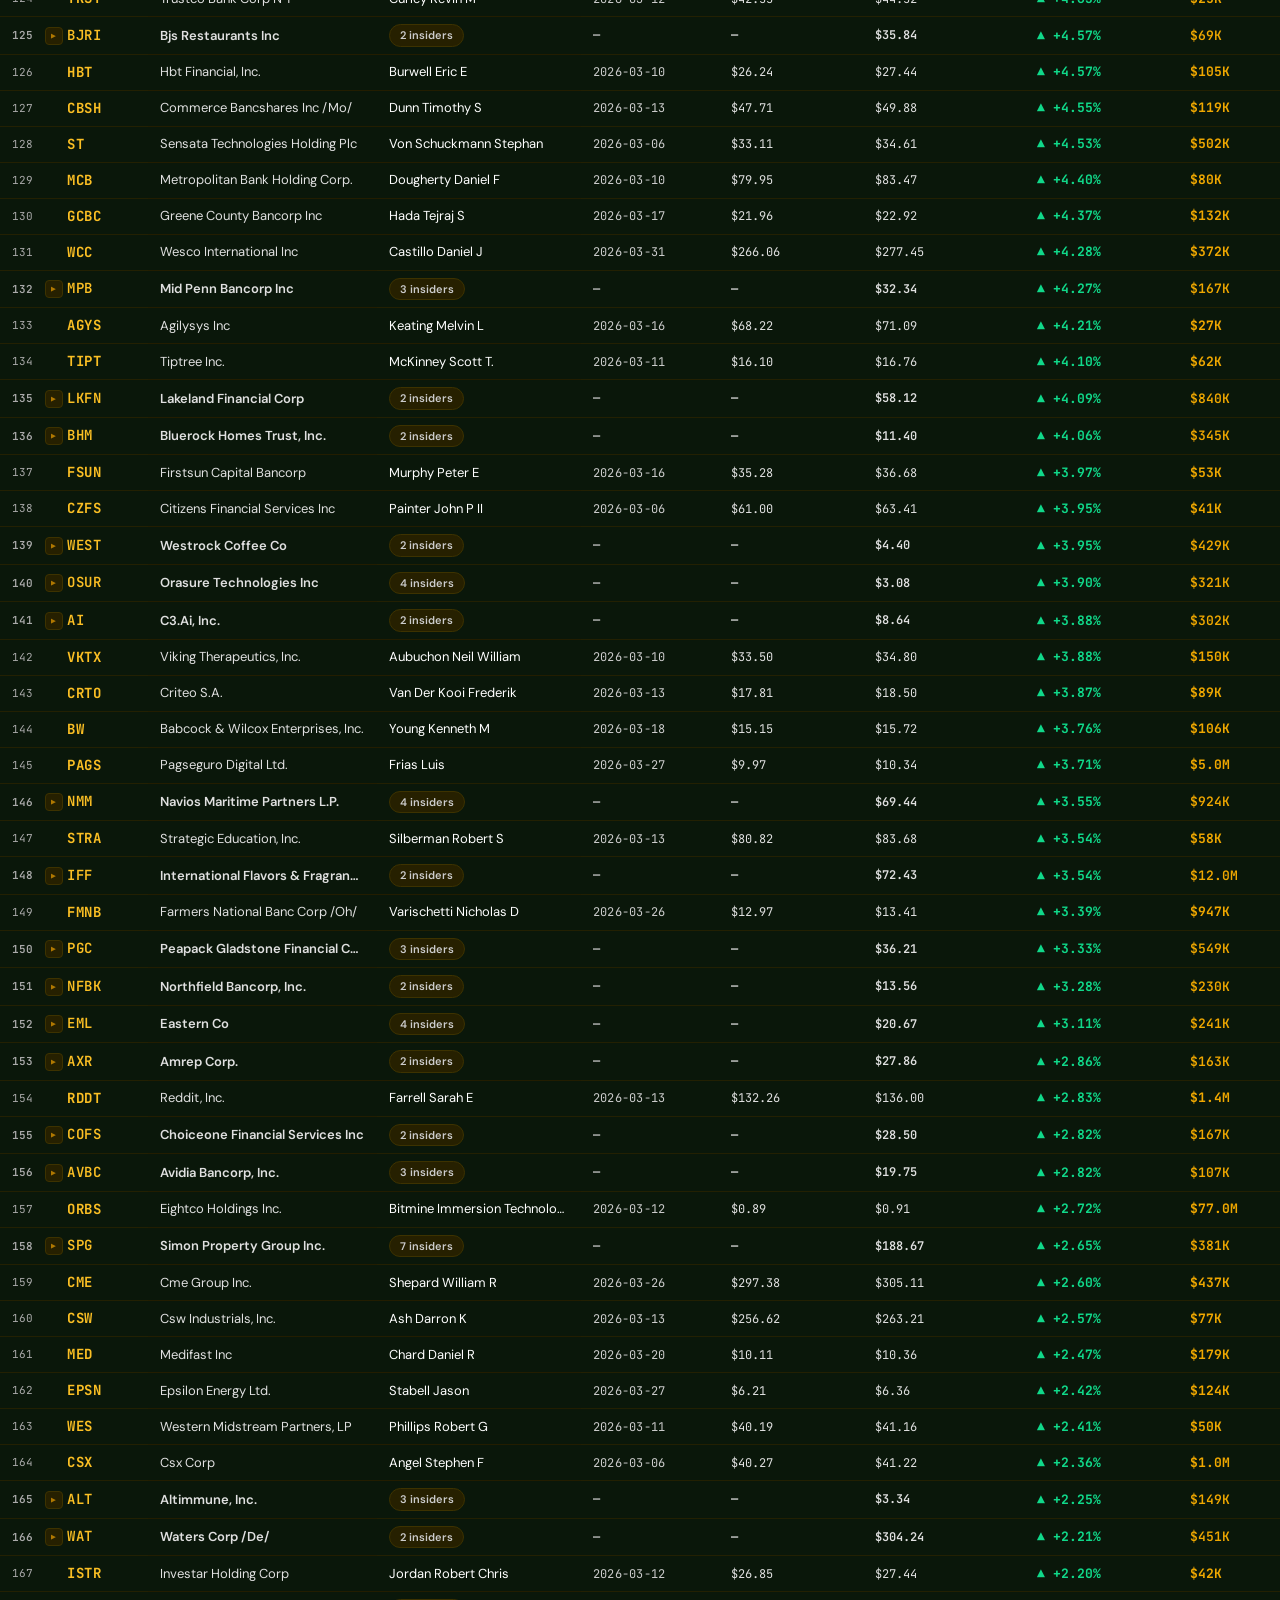
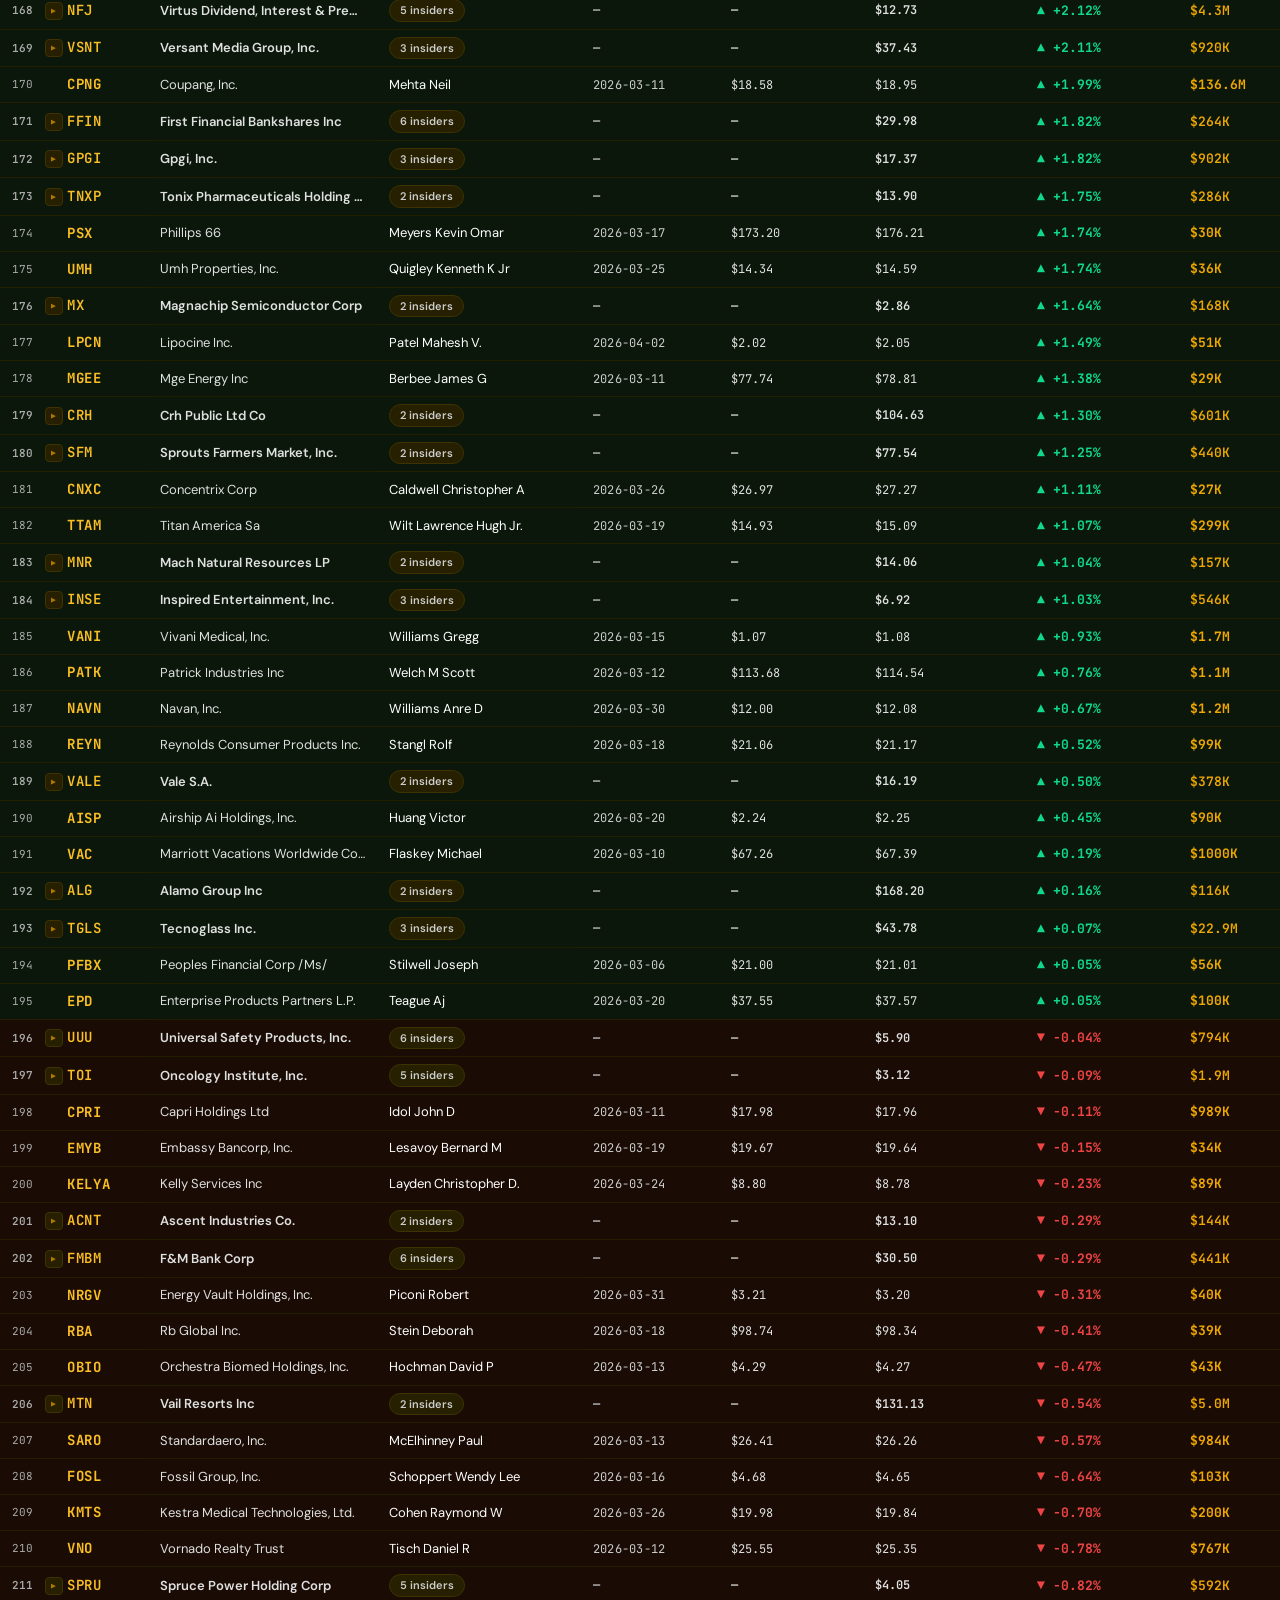
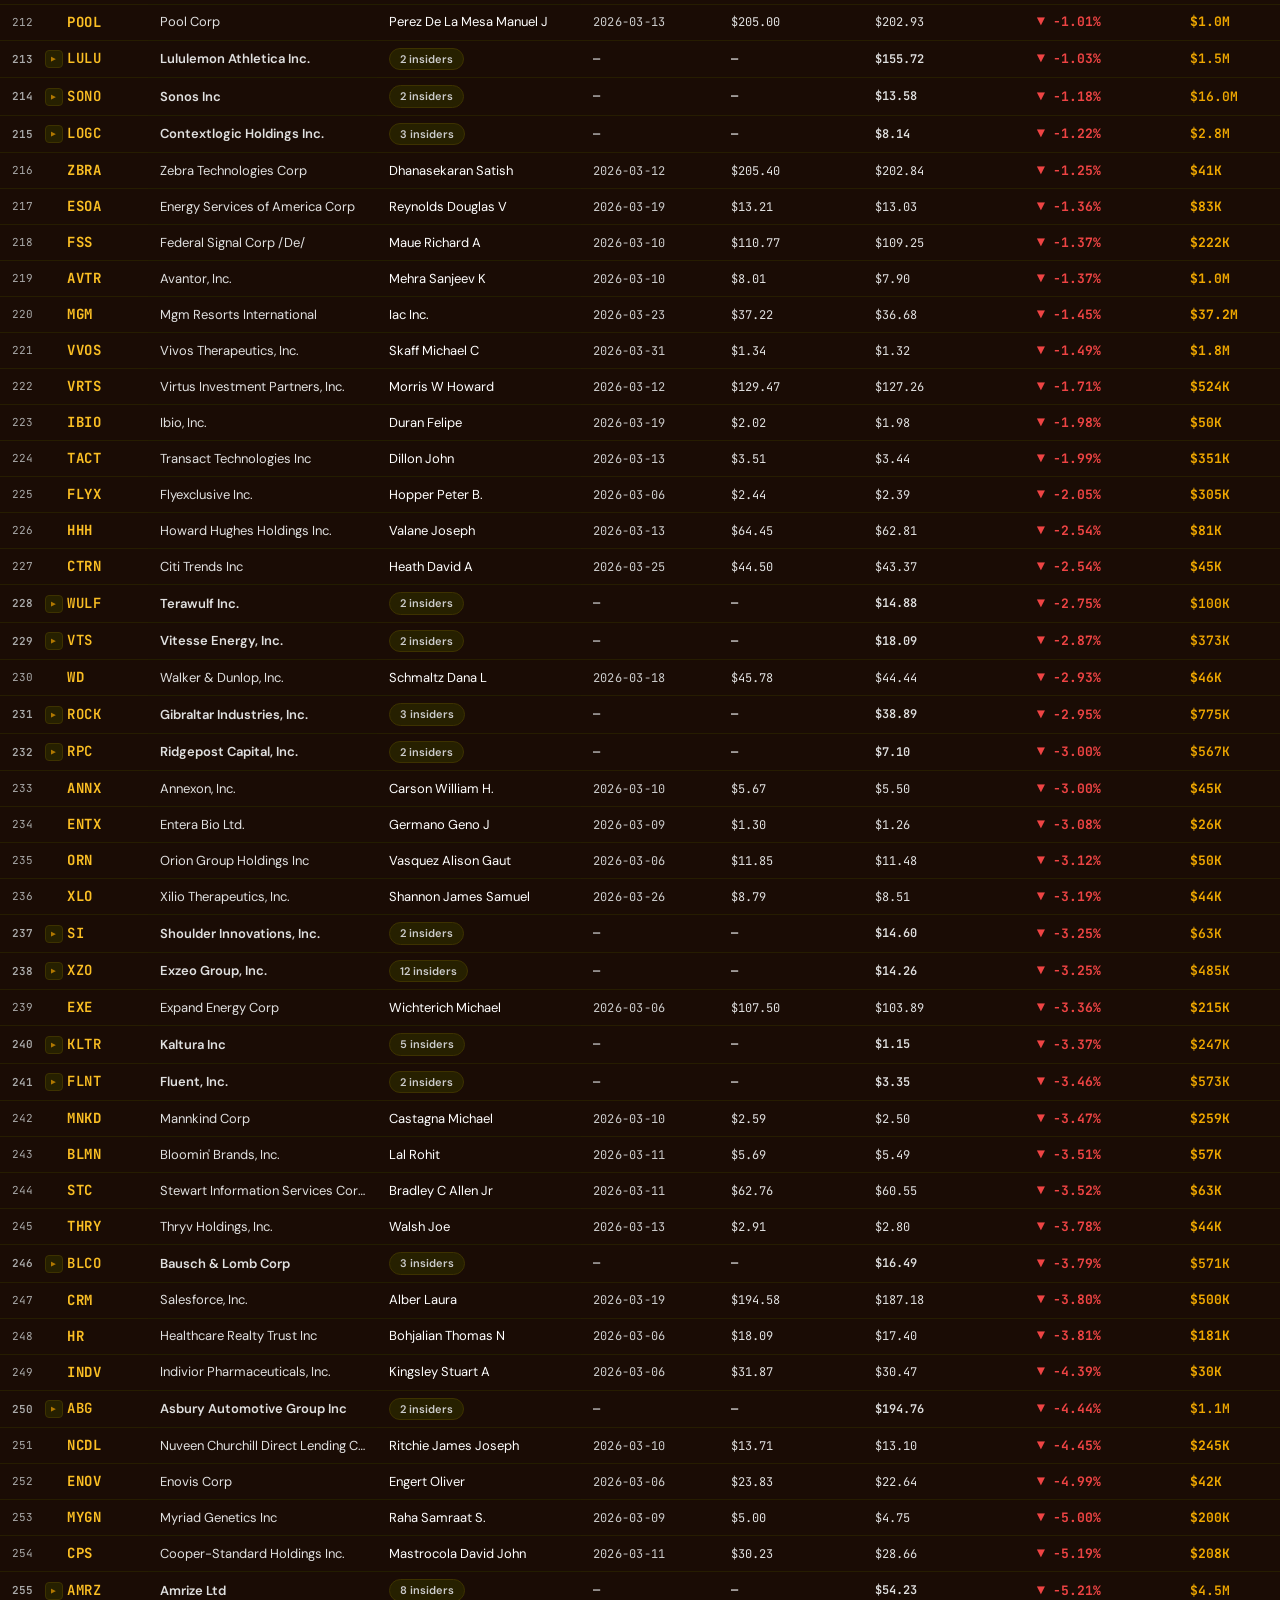
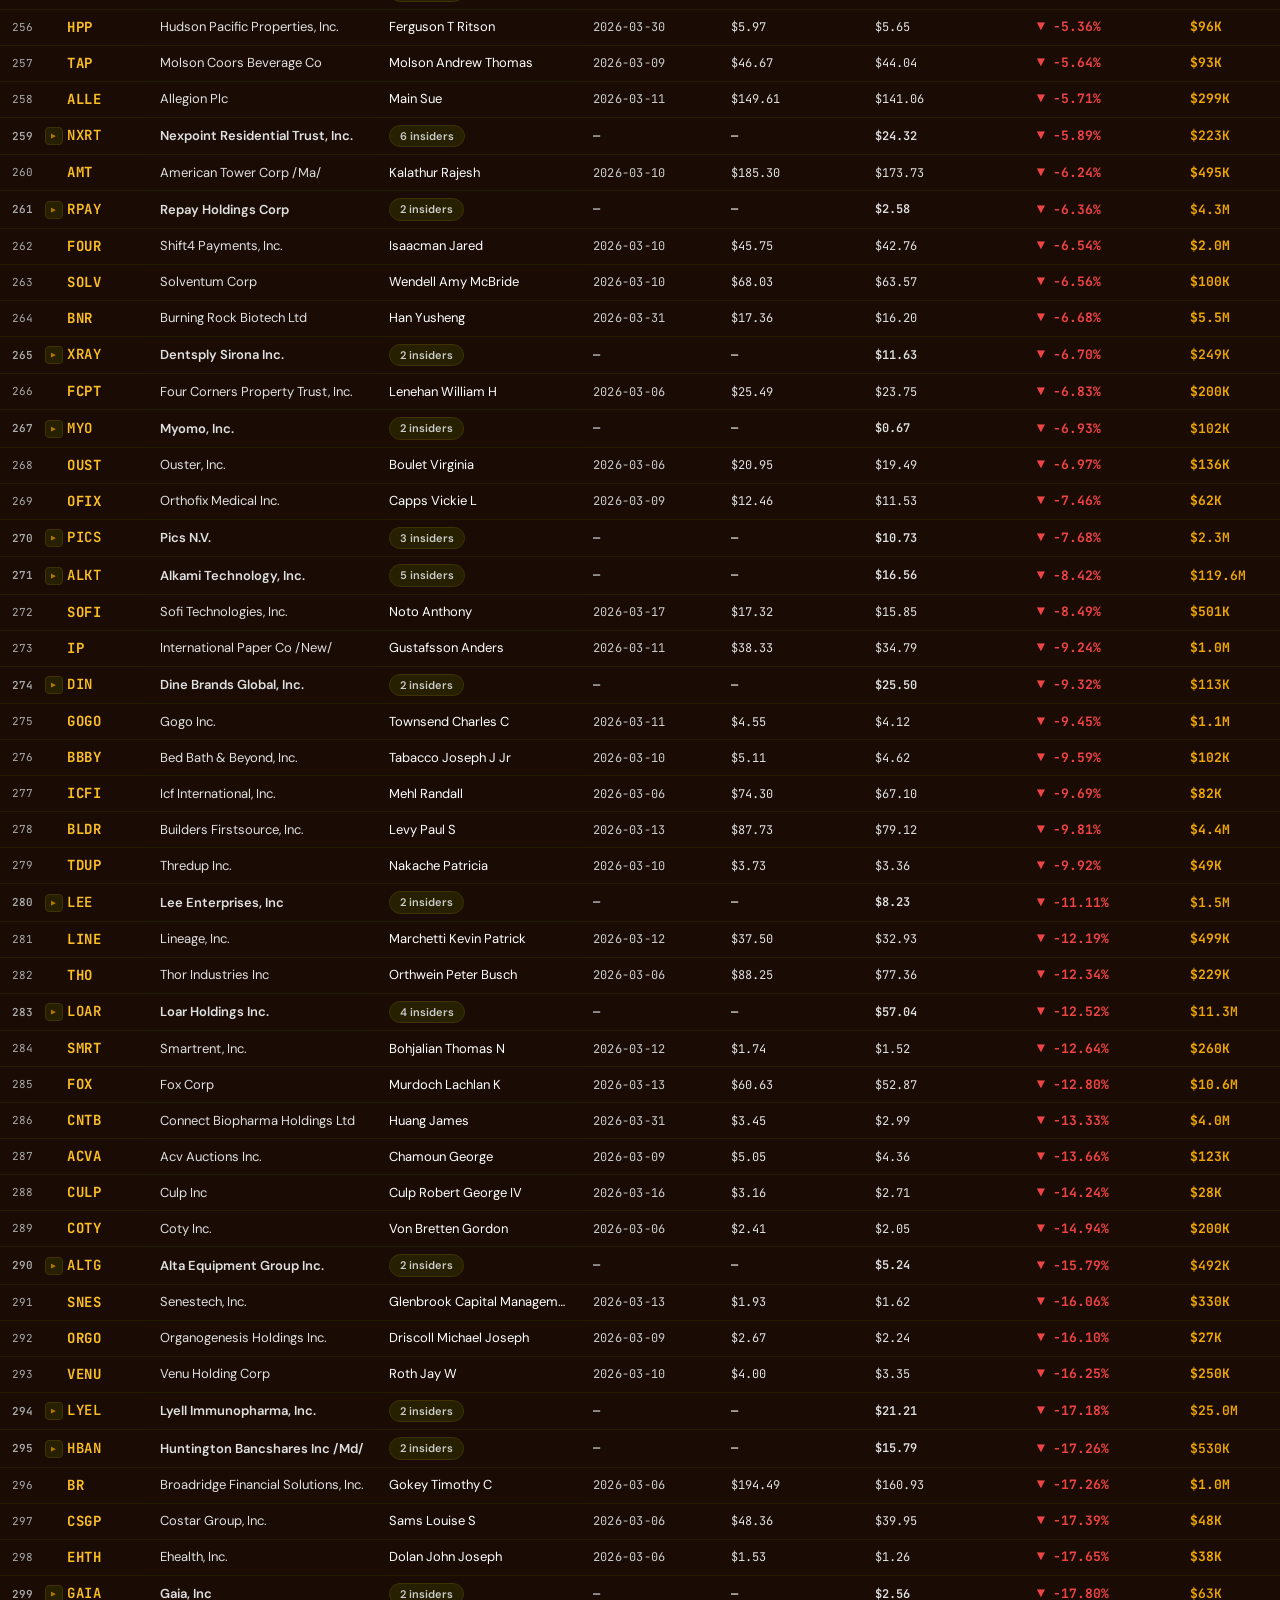
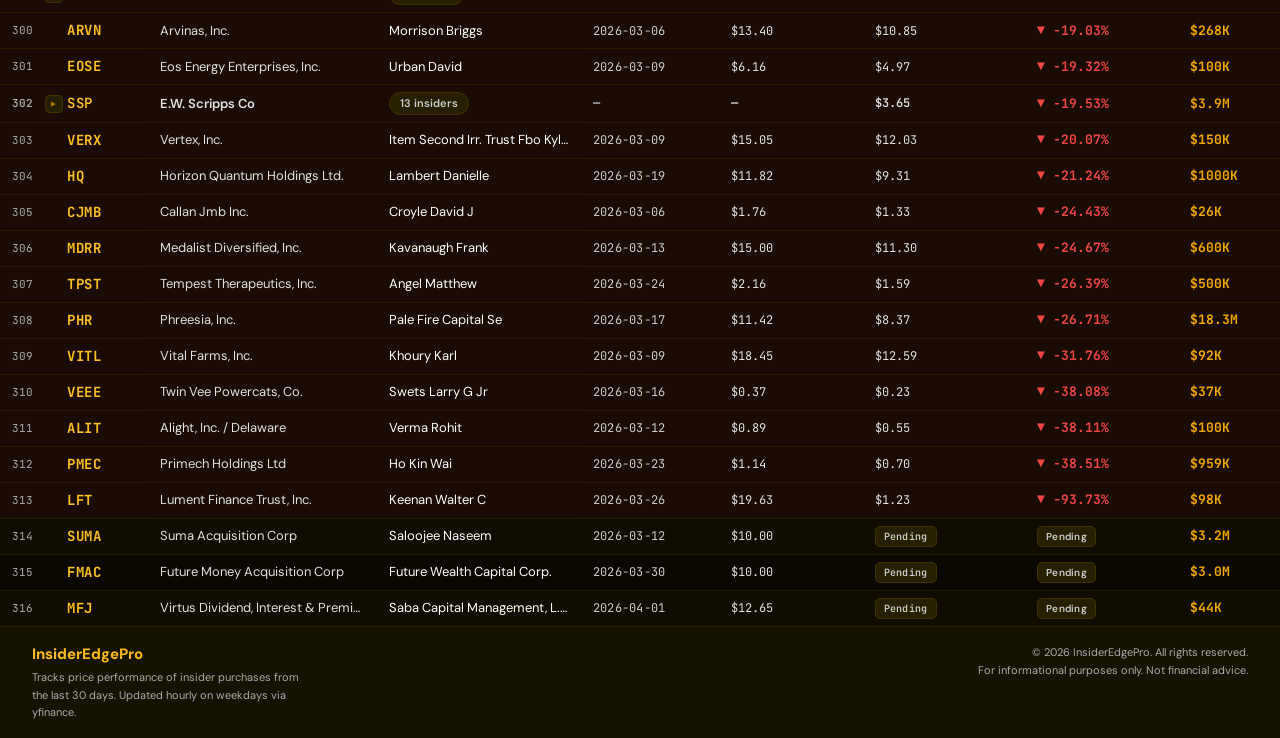
<file: performance.html>
<!DOCTYPE html>
<html lang="en">
<head>
  <!-- Google tag (gtag.js) -->
  <script async src="https://www.googletagmanager.com/gtag/js?id=G-BM57ZCD9G3"></script>
  <script>
    window.dataLayer = window.dataLayer || [];
    function gtag(){dataLayer.push(arguments);}
    gtag('js', new Date());
    gtag('config', 'G-BM57ZCD9G3');
  </script>

  <meta charset="UTF-8" />
  <meta name="viewport" content="width=device-width, initial-scale=1.0" />
  <meta http-equiv="Cache-Control" content="no-cache, no-store, must-revalidate" />
  <meta http-equiv="Pragma" content="no-cache" />
  <meta http-equiv="Expires" content="0" />
  <title>Insider Trade Performance Tracker — Stock Returns Since Form 4 Filing | InsiderEdgePro</title>
  <meta name="description" content="Measure stock price returns since each SEC insider filing date. See how insider purchases have performed and which signals generated the best returns." />
  <meta name="keywords" content="insider trade performance, SEC Form 4 returns, insider buying returns, stock performance tracker, insider signal accuracy, smart money portfolio returns, CEO stock purchase performance, insider trading backtesting, insider buy signal returns" />
  <meta name="author" content="InsiderEdgePro" />
  <meta name="robots" content="index, follow" />
  <link rel="canonical" href="https://insideredgepro.github.io/performance.html" />
  <link rel="icon" href="/favicon.ico" />
  <link rel="icon" type="image/png" sizes="16x16" href="/favicon-16x16.png" />
  <link rel="icon" type="image/png" sizes="32x32" href="/favicon-32x32.png" />
  <link rel="icon" type="image/png" sizes="192x192" href="/android-chrome-192x192.png" />
  <link rel="apple-touch-icon" href="/apple-touch-icon.png" />
  <link rel="sitemap" type="application/xml" href="/sitemap.xml" />
  <!-- Open Graph -->
  <meta property="og:type" content="website" />
  <meta property="og:url" content="https://insideredgepro.github.io/performance.html" />
  <meta property="og:title" content="Insider Trade Performance Tracker — Stock Returns Since Form 4 Filing | InsiderEdgePro" />
  <meta property="og:description" content="Measure stock price returns since each SEC insider filing date. See how insider purchases have performed and which signals generated the best returns." />
  <meta property="og:site_name" content="InsiderEdgePro" />
  <!-- Twitter Card -->
  <meta name="twitter:card" content="summary_large_image" />
  <meta name="twitter:title" content="Insider Trade Performance Tracker — Stock Returns Since Form 4 Filing | InsiderEdgePro" />
  <meta name="twitter:description" content="Track stock price returns since each SEC Form 4 insider filing date. See which insider buy signals have outperformed and measure real smart money portfolio returns." />
  <!-- JSON-LD Structured Data -->
  <script type="application/ld+json">
  {
    "@context": "https://schema.org",
    "@graph": [
      {
        "@type": "WebPage",
        "name": "Insider Trade Performance Tracker",
        "url": "https://insideredgepro.github.io/performance.html",
        "description": "Measure stock price returns since each SEC insider filing date. See how insider purchases have performed and which signals generated the best returns.",
        "isPartOf": { "@type": "WebSite", "name": "InsiderEdgePro", "url": "https://insideredgepro.github.io" }
      },
      {
        "@type": "FAQPage",
        "mainEntity": [
          {
            "@type": "Question",
            "name": "How does InsiderEdgePro measure insider trade performance?",
            "acceptedAnswer": {
              "@type": "Answer",
              "text": "InsiderEdgePro calculates the percentage return of each stock from the SEC Form 4 filing date to the current price. This lets you see exactly how well each insider buy signal has performed since the insider made their purchase."
            }
          },
          {
            "@type": "Question",
            "name": "Do insider buy signals outperform the market?",
            "acceptedAnswer": {
              "@type": "Answer",
              "text": "Academic studies consistently show that open-market insider purchases outperform the broader market over 1-month, 3-month, and 12-month horizons. Cluster buys — where multiple insiders buy simultaneously — show even stronger outperformance. InsiderEdgePro's performance tracker lets you verify this with real data."
            }
          },
          {
            "@type": "Question",
            "name": "Which insider roles generate the best returns?",
            "acceptedAnswer": {
              "@type": "Answer",
              "text": "Research suggests CEO and CFO purchases tend to generate the strongest forward returns, as these insiders have the deepest knowledge of company fundamentals. The performance tracker on InsiderEdgePro lets you filter by insider role to compare signal quality across executive types."
            }
          }
        ]
      }
    ]
  }
  </script>
  <link rel="preconnect" href="https://fonts.googleapis.com" />
  <link href="https://fonts.googleapis.com/css2?family=DM+Sans:wght@300;400;500;600;700;800&family=JetBrains+Mono:wght@400;500&display=swap" rel="stylesheet" />
  <link rel="stylesheet" href="style.css?v=6" />
  <style>
    /* Stat card accent colors (blue / green / red / gold) */
    .stat-card:nth-child(1)::before { background: linear-gradient(90deg, var(--blue),  transparent); }
    .stat-card:nth-child(2)::before { background: linear-gradient(90deg, var(--green), transparent); }
    .stat-card:nth-child(3)::before { background: linear-gradient(90deg, var(--red),   transparent); }
    .stat-card:nth-child(4)::before { background: linear-gradient(90deg, var(--gold),  transparent); }
    .stat-card:nth-child(1) .stat-icon { background: var(--blue-bg);  color: var(--blue);  }
    .stat-card:nth-child(2) .stat-icon { background: var(--green-bg); color: var(--green); }
    .stat-card:nth-child(3) .stat-icon { background: var(--red-bg);   color: var(--red);   }
    .stat-card:nth-child(4) .stat-icon { background: var(--gold-bg);  color: var(--gold);  }

    /* Performance-specific table cells */
    table { min-width: 860px; }
    .td-rank    { font-family: var(--font-mono); color: var(--muted); font-size: 11px; width: 40px; text-align: center; }
    .td-company { max-width: 180px; }
    .td-insider { max-width: 160px; overflow: hidden; text-overflow: ellipsis; }
    .td-price   { font-family: var(--font-mono); color: var(--text2); font-size: 12px; }

    /* Return % cell */
    .td-return          { font-family: var(--font-mono); font-size: 13px; font-weight: 700; }
    .td-return.positive { color: var(--green); }
    .td-return.negative { color: var(--red); }
    .td-return.pending  { color: var(--muted2); }

    /* Badge pending */
    .badge-pending {
      display: inline-flex; align-items: center; gap: 4px;
      background: var(--surface3); color: var(--muted2);
      border: 1px solid var(--border2); border-radius: 5px;
      padding: 2px 8px; font-size: 10px; font-weight: 600; letter-spacing: .03em;
    }

    /* Market badge */
    .badge-market { display: inline-flex; align-items: center; gap: 4px; border-radius: 5px; padding: 2px 7px; font-size: 10px; font-weight: 700; letter-spacing: .04em; }
    .badge-market.us { background: rgba(255,107,138,.12); color: #FF6B8A; border: 1px solid rgba(255,107,138,.25); }
    .badge-market.ca { background: rgba(213,43,30,.12);   color: #D52B1E; border: 1px solid rgba(213,43,30,.25); }

    /* Row highlights based on return */
    tr:has(.td-return.positive) { background: rgba(16,217,138,.07) !important; }
    tr:has(.td-return.negative) { background: rgba(239,68,68,.07) !important; }
    tr:has(.td-return.positive):hover { background: rgba(16,217,138,.14) !important; }
    tr:has(.td-return.negative):hover { background: rgba(239,68,68,.14) !important; }

    /* Mobile price display — hidden on desktop, shown inside insider cell on mobile */
    .mobile-prices { display: none; }

    @media (max-width: 600px) {
      /* Two-column grid card: left = info stack, right = return % */
      tbody tr:not(.skeleton-row) {
        display: grid !important;
        position: relative;
        grid-template-columns: 1fr auto;
        grid-template-areas:
          "ticker   return"
          "company  return"
          "insider  ."
          "date     .";
        column-gap: 12px;
        row-gap: 2px;
        align-items: center;
        min-height: unset;
      }

      td.td-ticker  { grid-area: ticker;  padding-right: 0; align-self: end; }
      td.td-company { grid-area: company; max-width: 100%; margin-bottom: 0; align-self: start; }
      td.td-insider { grid-area: insider; max-width: 100%; }
      td:has(.group-insiders) { display: block; grid-area: insider; padding: 0; margin-top: 0; }
      td.td-date    { grid-area: date; }

      td:has(.td-return), td:has(.badge-pending) {
        display: block;
        grid-area: return;
        position: static;
        text-align: right;
        align-self: center;
        padding: 0;
      }

      /* Hide desktop-only cells */
      td.td-rank  { display: none; }
      td.td-price { display: none; }
      td.td-value { display: none; }

      /* Child rows: ticker & company already shown in parent — override grid */
      tbody tr.child-row {
        grid-template-areas:
          "insider  return"
          "date     .";
        margin-top: 2px !important;
        margin-bottom: 2px !important;
        padding-top: 7px !important;
        padding-bottom: 7px !important;
      }
      tbody tr.child-row td.td-ticker  { display: none; }
      tbody tr.child-row td.td-company { display: none; }

      /* Price display embedded in insider cell */
      .mobile-prices {
        display: block;
        font-family: var(--font-mono);
        font-size: 11px;
        color: var(--muted2);
        margin-top: 2px;
      }
    }
  </style>
</head>
<body>

<div class="topbar">
  Price snapshots updated <strong>hourly on weekdays</strong>. Returns calculated from trade date to latest price.
</div>

<!-- ================================================================== -->
<!-- HEADER                                                               -->
<!-- ================================================================== -->
<header>
  <div class="brand">
    <img src="insideredge_pro_logo.png" alt="InsiderEdge Pro logo" class="brand-logo" />
    <div class="brand-text">
      <a href="index.html" class="brand-name" style="-webkit-text-fill-color:unset;background:unset;color:var(--gold)">InsiderEdgePro</a>
      <div class="brand-tagline">Institutional Buying Intelligence</div>
    </div>
  </div>

  <div class="header-center">
    <div class="live-pill">
      <span class="live-dot"></span>
      LIVE
    </div>
    <div class="market-nav">
      <a href="index.html" class="market-nav-btn">
        <svg viewBox="0 0 20 13" width="20" height="13" style="border-radius:2px;flex-shrink:0" xmlns="http://www.w3.org/2000/svg">
          <rect width="20" height="13" fill="#B22234"/>
          <rect y="1" width="20" height="1" fill="#fff"/><rect y="3" width="20" height="1" fill="#fff"/>
          <rect y="5" width="20" height="1" fill="#fff"/><rect y="7" width="20" height="1" fill="#fff"/>
          <rect y="9" width="20" height="1" fill="#fff"/><rect y="11" width="20" height="1" fill="#fff"/>
          <rect width="8" height="7" fill="#3C3B6E"/>
        </svg>
        <span class="nav-label">US</span>
      </a>
      <a href="canada.html" class="market-nav-btn">
        <svg viewBox="0 0 20 13" width="20" height="13" style="border-radius:2px;flex-shrink:0" xmlns="http://www.w3.org/2000/svg">
          <rect width="20" height="13" fill="#fff"/>
          <rect width="5" height="13" fill="#D52B1E"/>
          <rect x="15" width="5" height="13" fill="#D52B1E"/>
          <path transform="translate(10,6.5) scale(0.85)" fill="#D52B1E" d="M0-3.5 .5-1.5 2-2.5 1.2-.8 3 0 1.5.5 2 2 .8 1.5 0 3-.8 1.5-2 2-1.5.5-3 0-1.2-.8-2-2.5-.5-1.5Z"/>
        </svg>
        <span class="nav-label">Canada</span>
      </a>
      <a href="congress.html" class="market-nav-btn">
        <svg viewBox="0 0 16 16" width="14" height="14" fill="none" stroke="currentColor" stroke-width="1.5" stroke-linecap="round" style="flex-shrink:0">
          <rect x="1" y="10" width="14" height="5" rx="1"/>
          <path d="M3 10V8M6 10V7M8 10V5M10 10V7M13 10V8"/>
          <path d="M5 5h6M8 1v4"/>
        </svg>
        <span class="nav-label">Congress</span>
      </a>
      <a class="market-nav-btn active">
        <svg viewBox="0 0 16 16" width="14" height="14" fill="none" stroke="currentColor" stroke-width="2" stroke-linecap="round" style="flex-shrink:0">
          <path d="M2 12L6 7l3 3 5-6"/><circle cx="13" cy="4" r="1.5" fill="currentColor" stroke="none"/>
        </svg>
        <span class="nav-label">Performance</span>
      </a>
    </div>
    <span id="last-updated" style="font-size:11px;color:var(--muted)">Loading…</span>
  </div>

  <div class="header-right">
    <a href="https://discord.gg/RhuXhpXcUR" target="_blank" rel="noopener noreferrer" class="btn-discord">
      <svg width="16" height="16" viewBox="0 0 127.14 96.36" fill="currentColor" aria-hidden="true">
        <path d="M107.7,8.07A105.15,105.15,0,0,0,81.47,0a72.06,72.06,0,0,0-3.36,6.83A97.68,97.68,0,0,0,49,6.83,72.37,72.37,0,0,0,45.64,0,105.89,105.89,0,0,0,19.39,8.09C2.79,32.65-1.71,56.6.54,80.21h0A105.73,105.73,0,0,0,32.71,96.36,77.7,77.7,0,0,0,39.6,85.25a68.42,68.42,0,0,1-10.85-5.18c.91-.66,1.8-1.34,2.66-2a75.57,75.57,0,0,0,64.32,0c.87.71,1.76,1.39,2.66,2a68.68,68.68,0,0,1-10.87,5.19,77,77,0,0,0,6.89,11.1A105.25,105.25,0,0,0,126.6,80.22h0C129.24,52.84,122.09,29.11,107.7,8.07ZM42.45,65.69C36.18,65.69,31,60,31,53s5-12.74,11.43-12.74S54,46,53.89,53,48.84,65.69,42.45,65.69Zm42.24,0C78.41,65.69,73.25,60,73.25,53s5-12.74,11.44-12.74S96.23,46,96.12,53,91.08,65.69,84.69,65.69Z"/>
      </svg>
      <span>Join Discord</span>
    </a>
  </div>
</header>

<!-- Mobile-only action bar -->
<div class="mobile-bar">
  <span id="trade-count-mobile" style="font-size:11px;font-weight:600;font-family:var(--font-mono);background:var(--gold-bg);border:1px solid rgba(240,168,0,.25);border-radius:20px;padding:4px 12px;color:var(--gold);letter-spacing:.04em">— trades</span>
  <a href="https://discord.gg/RhuXhpXcUR" target="_blank" rel="noopener noreferrer" class="btn-discord">
    <svg width="16" height="16" viewBox="0 0 127.14 96.36" fill="currentColor" aria-hidden="true">
      <path d="M107.7,8.07A105.15,105.15,0,0,0,81.47,0a72.06,72.06,0,0,0-3.36,6.83A97.68,97.68,0,0,0,49,6.83,72.37,72.37,0,0,0,45.64,0,105.89,105.89,0,0,0,19.39,8.09C2.79,32.65-1.71,56.6.54,80.21h0A105.73,105.73,0,0,0,32.71,96.36,77.7,77.7,0,0,0,39.6,85.25a68.42,68.42,0,0,1-10.85-5.18c.91-.66,1.8-1.34,2.66-2a75.57,75.57,0,0,0,64.32,0c.87.71,1.76,1.39,2.66,2a68.68,68.68,0,0,1-10.87,5.19,77,77,0,0,0,6.89,11.1A105.25,105.25,0,0,0,126.6,80.22h0C129.24,52.84,122.09,29.11,107.7,8.07ZM42.45,65.69C36.18,65.69,31,60,31,53s5-12.74,11.43-12.74S54,46,53.89,53,48.84,65.69,42.45,65.69Zm42.24,0C78.41,65.69,73.25,60,73.25,53s5-12.74,11.44-12.74S96.23,46,96.12,53,91.08,65.69,84.69,65.69Z"/>
    </svg>
    <span>Join Discord</span>
  </a>
</div>

<div class="gold-rule"></div>

<div id="error-banner"></div>

<!-- ================================================================== -->
<!-- STATS                                                                -->
<!-- ================================================================== -->
<div class="stats">

  <div class="stat-card">
    <div class="stat-header">
      <div class="stat-icon">
        <svg viewBox="0 0 16 16" fill="none" stroke="currentColor" stroke-width="2" stroke-linecap="round">
          <path d="M2 12L6 7l3 3 5-6"/>
        </svg>
      </div>
      <div class="stat-label">Trades Tracked</div>
    </div>
    <div class="stat-value accent" id="stat-total">—</div>
  </div>

  <div class="stat-card">
    <div class="stat-header">
      <div class="stat-icon">
        <svg viewBox="0 0 16 16" fill="none" stroke="currentColor" stroke-width="2" stroke-linecap="round">
          <polyline points="1 8 5 4 9 8 15 2"/>
          <polyline points="1 14 5 10 9 14 15 8"/>
        </svg>
      </div>
      <div class="stat-label">Profitable</div>
    </div>
    <div class="stat-value green" id="stat-winning">—</div>
  </div>

  <div class="stat-card">
    <div class="stat-header">
      <div class="stat-icon">
        <svg viewBox="0 0 16 16" fill="none" stroke="currentColor" stroke-width="2" stroke-linecap="round">
          <circle cx="8" cy="8" r="6"/>
          <path d="M8 5v3l2 2"/>
        </svg>
      </div>
      <div class="stat-label">Best Return</div>
    </div>
    <div class="stat-value green" id="stat-best">—</div>
  </div>

  <div class="stat-card">
    <div class="stat-header">
      <div class="stat-icon">
        <svg viewBox="0 0 16 16" fill="none" stroke="currentColor" stroke-width="2" stroke-linecap="round">
          <rect x="2" y="9" width="3" height="5" rx="1"/>
          <rect x="6.5" y="5" width="3" height="9" rx="1"/>
          <rect x="11" y="2" width="3" height="12" rx="1"/>
        </svg>
      </div>
      <div class="stat-label">Avg Return</div>
    </div>
    <div class="stat-value gold" id="stat-avg">—</div>
  </div>

</div>

<!-- ================================================================== -->
<!-- FILTERS                                                              -->
<!-- ================================================================== -->
<div class="filters-wrap">

  <div class="filter-group">
    <div class="search-wrap">
      <svg class="search-icon" viewBox="0 0 16 16" fill="none" stroke="currentColor" stroke-width="2" stroke-linecap="round">
        <circle cx="6.5" cy="6.5" r="4.5"/>
        <line x1="10" y1="10" x2="14" y2="14"/>
      </svg>
      <input type="text" id="search-input" placeholder="Ticker, company…" />
    </div>
  </div>


  <div class="filter-group">
    <span class="filter-label">Sort</span>
    <div class="btn-range-group" id="sort-group">
      <button class="btn-range active" data-sort="return_pct">Return %</button>
      <button class="btn-range" data-sort="value">Value</button>
      <button class="btn-range" data-sort="trade_date">Date</button>
    </div>
  </div>

  <div class="filter-group">
    <span class="filter-label">Show</span>
    <div class="btn-range-group" id="status-filter-group">
      <button class="btn-range active" data-status="all">All</button>
      <button class="btn-range" data-status="winning">Profitable</button>
      <button class="btn-range" data-status="losing">Losing</button>
      <button class="btn-range" data-status="pending">Pending</button>
    </div>
  </div>

  <button class="btn-reset" id="btn-reset">↺ Reset</button>
</div>

<!-- ================================================================== -->
<!-- TABLE                                                                -->
<!-- ================================================================== -->
<div class="table-section">

  <div id="no-results">
    <svg class="no-results-icon" viewBox="0 0 48 48" fill="none" stroke="currentColor" stroke-width="1.5" stroke-linecap="round">
      <circle cx="20" cy="20" r="14"/>
      <line x1="30" y1="30" x2="42" y2="42"/>
      <line x1="14" y1="20" x2="26" y2="20"/>
    </svg>
    <p>No trades match your filters.</p>
  </div>

  <div class="table-scroll">
    <table id="perf-table">
      <thead>
        <tr>
          <th style="width:40px">#</th>
          <th data-col="ticker">Ticker<i class="sort-arrow"></i></th>
          <th data-col="company">Company<i class="sort-arrow"></i></th>
          <th data-col="insider_name">Insider<i class="sort-arrow"></i></th>
          <th data-col="trade_date">Trade Date<i class="sort-arrow"></i></th>
          <th data-col="trade_price">Trade Price<i class="sort-arrow"></i></th>
          <th data-col="latest_price">Current Price<i class="sort-arrow"></i></th>
          <th data-col="return_pct">Return %<i class="sort-arrow"></i></th>
          <th data-col="value">Value<i class="sort-arrow"></i></th>
        </tr>
      </thead>
      <tbody id="table-body">
        <tr class="skeleton-row"><td colspan="11"><div class="skeleton-cell" style="width:100%"></div></td></tr>
        <tr class="skeleton-row"><td colspan="11"><div class="skeleton-cell" style="width:92%"></div></td></tr>
        <tr class="skeleton-row"><td colspan="11"><div class="skeleton-cell" style="width:96%"></div></td></tr>
        <tr class="skeleton-row"><td colspan="11"><div class="skeleton-cell" style="width:85%"></div></td></tr>
        <tr class="skeleton-row"><td colspan="11"><div class="skeleton-cell" style="width:90%"></div></td></tr>
      </tbody>
    </table>
  </div>
</div>

<!-- ================================================================== -->
<!-- FOOTER                                                               -->
<!-- ================================================================== -->
<footer>
  <div class="footer-brand">
    <div class="brand-name-sm">InsiderEdgePro</div>
    <p>Tracks price performance of insider purchases from the last 30 days. Updated hourly on weekdays via yfinance.</p>
  </div>
  <div class="footer-legal">
    &copy; 2026 InsiderEdgePro. All rights reserved.<br/>
    <span style="color:var(--muted)">For informational purposes only. Not financial advice.</span>
  </div>
</footer>

<!-- ================================================================== -->
<!-- JAVASCRIPT                                                           -->
<!-- ================================================================== -->
<script>
(function () {
  'use strict';

  const DATA_URL = 'data/performance.json';
  const REFRESH_INTERVAL_MS = 30 * 60 * 1000;

  let allEntries      = [];
  let expandedTickers = new Set();
  let sortCol         = 'return_pct';
  let sortDir         = 'desc';
  let statusFilter = 'all';
  let search       = '';

  /* ------------------------------------------------------------------ */
  /* DOM refs                                                              */
  /* ------------------------------------------------------------------ */
  const lastUpdatedEl   = document.getElementById('last-updated');
  const errorBannerEl   = document.getElementById('error-banner');
  const tableBodyEl     = document.getElementById('table-body');
  const noResultsEl     = document.getElementById('no-results');
  const searchInputEl   = document.getElementById('search-input');
  const tableEl         = document.getElementById('perf-table');
  const sortGroupEl     = document.getElementById('sort-group');
  const statusGroupEl   = document.getElementById('status-filter-group');
  const btnReset        = document.getElementById('btn-reset');

  const statTotal   = document.getElementById('stat-total');
  const statWinning = document.getElementById('stat-winning');
  const statBest    = document.getElementById('stat-best');
  const statAvg     = document.getElementById('stat-avg');

  /* ------------------------------------------------------------------ */
  /* Helpers                                                               */
  /* ------------------------------------------------------------------ */
  function escHtml(str) {
    return String(str || '')
      .replace(/&/g, '&amp;').replace(/</g, '&lt;')
      .replace(/>/g, '&gt;').replace(/"/g, '&quot;');
  }

  function formatCurrency(n, currency) {
    const sym = currency === 'CAD' ? 'CA$' : '$';
    if (!n || n === 0) return '—';
    if (n >= 1_000_000_000) return sym + (n / 1_000_000_000).toFixed(2) + 'B';
    if (n >= 1_000_000)     return sym + (n / 1_000_000).toFixed(1) + 'M';
    if (n >= 1_000)         return sym + (n / 1_000).toFixed(0) + 'K';
    return sym + n.toFixed(0);
  }

  function formatPrice(n, currency) {
    if (n === null || n === undefined) return '—';
    const sym = currency === 'CAD' ? 'CA$' : '$';
    return sym + Number(n).toFixed(2);
  }

  function formatReturn(pct) {
    if (pct === null || pct === undefined) return null;
    const sign = pct >= 0 ? '+' : '';
    return sign + pct.toFixed(2) + '%';
  }

  function formatTimestamp(str) {
    if (!str) return '';
    try {
      const d = new Date(str + 'T00:00:00');
      return 'Updated ' + d.toLocaleDateString('en-US', { month: 'short', day: 'numeric', year: 'numeric' });
    } catch { return str; }
  }

  /* ------------------------------------------------------------------ */
  /* Filter & sort                                                         */
  /* ------------------------------------------------------------------ */
  function applyFilters(entries) {
    return entries.filter(e => {
      if (statusFilter === 'winning' && (e.return_pct === null || e.return_pct <= 0)) return false;
      if (statusFilter === 'losing'  && (e.return_pct === null || e.return_pct >= 0)) return false;
      if (statusFilter === 'pending' && e.return_pct !== null) return false;
      if (search) {
        const hay = ((e.ticker || '') + ' ' + (e.company || '') + ' ' + (e.insider_name || '')).toLowerCase();
        if (!hay.includes(search)) return false;
      }
      return true;
    });
  }

  function sortEntries(entries) {
    return [...entries].sort((a, b) => {
      let av = a[sortCol], bv = b[sortCol];

      // Nulls always go to bottom regardless of sort direction
      if (av === null && bv === null) return 0;
      if (av === null) return 1;
      if (bv === null) return -1;

      if (typeof av === 'string') av = av.toLowerCase();
      if (typeof bv === 'string') bv = bv.toLowerCase();

      if (av < bv) return sortDir === 'asc' ? -1 : 1;
      if (av > bv) return sortDir === 'asc' ? 1 : -1;
      return 0;
    });
  }

  /* ------------------------------------------------------------------ */
  /* Render                                                                */
  /* ------------------------------------------------------------------ */
  function renderTable() {
    const filtered = applyFilters(allEntries);
    const sorted   = sortEntries(filtered);

    // Stats
    const withPrice  = filtered.filter(e => e.return_pct !== null);
    const winning    = withPrice.filter(e => e.return_pct > 0);
    const winPct     = withPrice.length > 0 ? Math.round((winning.length / withPrice.length) * 100) : null;
    const bestReturn = withPrice.length > 0 ? Math.max(...withPrice.map(e => e.return_pct)) : null;
    const avgReturn  = withPrice.length > 0 ? withPrice.reduce((s, e) => s + e.return_pct, 0) / withPrice.length : null;

    statTotal.textContent   = filtered.length.toLocaleString();
    statWinning.textContent = winPct !== null ? winPct + '%' : '—';
    statBest.textContent    = bestReturn !== null ? '+' + bestReturn.toFixed(1) + '%' : '—';
    statAvg.textContent     = avgReturn !== null ? (avgReturn >= 0 ? '+' : '') + avgReturn.toFixed(1) + '%' : '—';

    // Update avg color dynamically
    statAvg.className = 'stat-value ' + (avgReturn === null ? 'gold' : avgReturn >= 0 ? 'green' : 'red');

    if (sorted.length === 0) {
      tableBodyEl.innerHTML = '';
      noResultsEl.style.display = 'flex';
      return;
    }
    noResultsEl.style.display = 'none';

    // Group by ticker
    const groupMap = new Map();
    sorted.forEach(e => {
      if (!groupMap.has(e.ticker)) groupMap.set(e.ticker, []);
      groupMap.get(e.ticker).push(e);
    });

    // Sort groups by their best sortCol value
    const groups = Array.from(groupMap.values()).map(entries => {
      const withPrice  = entries.filter(e => e.return_pct !== null);
      const avgReturn  = withPrice.length ? withPrice.reduce((s, e) => s + e.return_pct, 0) / withPrice.length : null;
      const latestPrice = entries.find(e => e.latest_price !== null)?.latest_price ?? null;
      const sortVal    = sortCol === 'return_pct' ? avgReturn
                       : sortCol === 'value'      ? entries.reduce((s, e) => s + e.value, 0)
                       : sortCol === 'trade_date' ? entries.reduce((best, e) => e.trade_date > best ? e.trade_date : best, '')
                       : entries[0][sortCol];
      return { ticker: entries[0].ticker, company: entries[0].company, currency: entries[0].currency,
               entries, avgReturn, latestPrice, totalValue: entries.reduce((s, e) => s + e.value, 0),
               sortVal: sortVal ?? (sortDir === 'desc' ? -Infinity : Infinity) };
    });

    groups.sort((a, b) => {
      if (a.sortVal === null && b.sortVal === null) return 0;
      if (a.sortVal === null) return 1;
      if (b.sortVal === null) return -1;
      if (a.sortVal < b.sortVal) return sortDir === 'asc' ? -1 : 1;
      if (a.sortVal > b.sortVal) return sortDir === 'asc' ? 1 : -1;
      return 0;
    });

    const rows = [];
    groups.forEach((g, i) => {
      const multi      = g.entries.length > 1;
      const isExpanded = expandedTickers.has(g.ticker);
      const ret        = g.avgReturn;
      const retHTML    = ret === null ? '<span class="badge-pending">Pending</span>'
                       : `<span class="td-return ${ret > 0 ? 'positive' : 'negative'}">${ret > 0 ? '▲' : '▼'} ${formatReturn(ret)}</span>`;
      const curHTML    = g.latestPrice !== null ? formatPrice(g.latestPrice, g.currency) : '<span class="badge-pending">Pending</span>';

      if (multi) {
        const arrow = isExpanded ? '&#9660;' : '&#9654;';
        rows.push(`<tr class="group-row" data-ticker="${escHtml(g.ticker)}" style="cursor:pointer">
          <td class="td-rank">${i + 1}</td>
          <td class="td-ticker"><span class="expand-arrow">${arrow}</span>${escHtml(g.ticker)}</td>
          <td class="td-company" title="${escHtml(g.company)}">${escHtml(g.company)}</td>
          <td><span class="group-insiders">${g.entries.length} insiders</span>${g.latestPrice !== null ? `<span class="mobile-prices">Current: ${formatPrice(g.latestPrice, g.currency)}</span>` : ''}</td>
          <td class="td-date">—</td>
          <td class="td-price">—</td>
          <td class="td-price">${curHTML}</td>
          <td>${retHTML}</td>
          <td class="td-value">${formatCurrency(g.totalValue, g.currency)}</td>
        </tr>`);

        if (isExpanded) {
          g.entries.forEach(e => {
            const er = e.return_pct;
            const erHTML = er === null ? '<span class="badge-pending">Pending</span>'
                         : `<span class="td-return ${er > 0 ? 'positive' : 'negative'}">${er > 0 ? '▲' : '▼'} ${formatReturn(er)}</span>`;
            rows.push(`<tr class="child-row">
              <td class="td-rank"></td>
              <td class="td-ticker">${escHtml(e.ticker)}</td>
              <td class="td-company">${escHtml(e.company)}</td>
              <td class="td-insider" title="${escHtml(e.insider_name)}">${escHtml(e.insider_name || '—')}${e.trade_price !== null && e.latest_price !== null ? `<span class="mobile-prices">${formatPrice(e.trade_price, e.currency)} → ${formatPrice(e.latest_price, e.currency)}</span>` : ''}</td>
              <td class="td-date">${escHtml(e.trade_date || '—')}</td>
              <td class="td-price">${formatPrice(e.trade_price, e.currency)}</td>
              <td class="td-price">${e.latest_price !== null ? formatPrice(e.latest_price, e.currency) : '<span class="badge-pending">Pending</span>'}</td>
              <td>${erHTML}</td>
              <td class="td-value">${formatCurrency(e.value, e.currency)}</td>
            </tr>`);
          });
        }
      } else {
        const e = g.entries[0];
        rows.push(`<tr>
          <td class="td-rank">${i + 1}</td>
          <td class="td-ticker">${escHtml(e.ticker)}</td>
          <td class="td-company" title="${escHtml(e.company)}">${escHtml(e.company)}</td>
          <td class="td-insider" title="${escHtml(e.insider_name)}">${escHtml(e.insider_name || '—')}${e.trade_price !== null && e.latest_price !== null ? `<span class="mobile-prices">${formatPrice(e.trade_price, e.currency)} → ${formatPrice(e.latest_price, e.currency)}</span>` : ''}</td>
          <td class="td-date">${escHtml(e.trade_date || '—')}</td>
          <td class="td-price">${formatPrice(e.trade_price, e.currency)}</td>
          <td class="td-price">${e.latest_price !== null ? formatPrice(e.latest_price, e.currency) : '<span class="badge-pending">Pending</span>'}</td>
          <td>${retHTML}</td>
          <td class="td-value">${formatCurrency(e.value, e.currency)}</td>
        </tr>`);
      }
    });

    tableBodyEl.innerHTML = rows.join('');

    tableBodyEl.querySelectorAll('tr.group-row').forEach(row => {
      row.addEventListener('click', () => {
        const ticker = row.dataset.ticker;
        if (expandedTickers.has(ticker)) expandedTickers.delete(ticker);
        else expandedTickers.add(ticker);
        renderTable();
      });
    });
  }

  /* ------------------------------------------------------------------ */
  /* Sort header clicks                                                    */
  /* ------------------------------------------------------------------ */
  tableEl.querySelectorAll('th[data-col]').forEach(th => {
    th.addEventListener('click', () => {
      const col = th.dataset.col;
      if (col === sortCol) sortDir = sortDir === 'asc' ? 'desc' : 'asc';
      else { sortCol = col; sortDir = col === 'return_pct' ? 'desc' : col === 'trade_date' ? 'desc' : 'desc'; }
      tableEl.querySelectorAll('th').forEach(h => h.classList.remove('sort-asc', 'sort-desc'));
      th.classList.add(sortDir === 'asc' ? 'sort-asc' : 'sort-desc');
      renderTable();
    });
  });

  (function () {
    const initTh = tableEl.querySelector(`th[data-col="${sortCol}"]`);
    if (initTh) initTh.classList.add('sort-desc');
  })();

  /* ------------------------------------------------------------------ */
  /* Filter events                                                         */
  /* ------------------------------------------------------------------ */
  function debounce(fn, ms) { let t; return (...a) => { clearTimeout(t); t = setTimeout(() => fn(...a), ms); }; }

  searchInputEl.addEventListener('input', debounce(() => {
    search = searchInputEl.value.trim().toLowerCase();
    renderTable();
  }, 250));

  sortGroupEl.querySelectorAll('.btn-range').forEach(btn => {
    btn.addEventListener('click', () => {
      sortCol = btn.dataset.sort;
      sortDir = 'desc';
      sortGroupEl.querySelectorAll('.btn-range').forEach(b => b.classList.remove('active'));
      btn.classList.add('active');
      tableEl.querySelectorAll('th').forEach(h => h.classList.remove('sort-asc', 'sort-desc'));
      const th = tableEl.querySelector(`th[data-col="${sortCol}"]`);
      if (th) th.classList.add('sort-desc');
      renderTable();
    });
  });

  statusGroupEl.querySelectorAll('.btn-range').forEach(btn => {
    btn.addEventListener('click', () => {
      statusFilter = btn.dataset.status;
      statusGroupEl.querySelectorAll('.btn-range').forEach(b => b.classList.remove('active'));
      btn.classList.add('active');
      renderTable();
    });
  });

  btnReset.addEventListener('click', () => {
    searchInputEl.value = '';
    search       = '';
    statusFilter = 'all';
    sortCol      = 'return_pct';
    sortDir      = 'desc';
    statusGroupEl.querySelectorAll('.btn-range').forEach(b => b.classList.toggle('active', b.dataset.status === 'all'));
    sortGroupEl.querySelectorAll('.btn-range').forEach(b => b.classList.toggle('active', b.dataset.sort === 'return_pct'));
    tableEl.querySelectorAll('th').forEach(h => h.classList.remove('sort-asc', 'sort-desc'));
    const th = tableEl.querySelector('th[data-col="return_pct"]');
    if (th) th.classList.add('sort-desc');
    renderTable();
  });

  /* ------------------------------------------------------------------ */
  /* Data fetch                                                            */
  /* ------------------------------------------------------------------ */
  function showError(msg) { errorBannerEl.innerHTML = `<div class="error-banner">${escHtml(msg)}</div>`; }
  function hideError() { errorBannerEl.innerHTML = ''; }

  async function fetchData() {
    try {
      const resp = await fetch(DATA_URL + '?_=' + Date.now());
      if (!resp.ok) throw new Error(`HTTP ${resp.status}`);
      const json = await resp.json();
      allEntries = json.entries || [];
      lastUpdatedEl.textContent = formatTimestamp(json.last_updated);
      const mobileCount = document.getElementById('trade-count-mobile');
      if (mobileCount) mobileCount.textContent = allEntries.length + ' trades';
      hideError();
      renderTable();
    } catch (err) {
      showError('Could not load performance data: ' + err.message);
      if (allEntries.length === 0) {
        tableBodyEl.innerHTML = `<tr><td colspan="11" style="text-align:center;padding:60px;color:var(--muted)">
          No data yet. Performance data builds automatically after the next scraper run.
        </td></tr>`;
      }
    }
  }

  fetchData();
  setInterval(fetchData, REFRESH_INTERVAL_MS);
})();
</script>


</body>
</html>
</file>
<file: style.css>
/* ================================================================== */
/* RESET & TOKENS                                                       */
/* ================================================================== */
*, *::before, *::after { box-sizing: border-box; margin: 0; padding: 0; }

:root {
  --bg:            #0a0800;
  --bg2:           #100d00;
  --surface:       #161200;
  --surface2:      #1e1800;
  --surface3:      #262000;
  --border:        #2a2200;
  --border2:       #3d3200;
  --gold:          #F0A800;
  --gold-bright:   #FBBF24;
  --gold-dim:      #B07800;
  --gold-bg:       rgba(240,168,0,.1);
  --gold-glow:     rgba(240,168,0,.28);
  --text:          #ffffff;
  --text2:         #e0e0e0;
  --muted:         #aaaaaa;
  --muted2:        #cccccc;
  --green:         #10d98a;
  --green-dim:     #0a9c64;
  --green-bg:      rgba(16,217,138,.1);
  --red:           #ef4444;
  --red-bg:        rgba(239,68,68,.1);
  --blue:          #5b9eff;
  --blue-bg:       rgba(91,158,255,.1);
  --orange:        #ff7043;
  --orange-bg:     rgba(255,112,67,.12);
  --purple:        #a57cff;
  --purple-bg:     rgba(165,124,255,.1);
  --radius:        8px;
  --radius-lg:     12px;
  --shadow:        0 8px 40px rgba(0,0,0,.7);
  --shadow-sm:     0 2px 10px rgba(0,0,0,.45);
  --font-mono:     'JetBrains Mono', 'Fira Code', 'Cascadia Code', monospace;
}

html { scroll-behavior: smooth; }

body {
  background: var(--bg);
  color: var(--text);
  font-family: 'DM Sans', system-ui, -apple-system, sans-serif;
  font-size: 14px;
  line-height: 1.5;
  min-height: 100vh;
  -webkit-font-smoothing: antialiased;
}

::-webkit-scrollbar { width: 6px; height: 6px; }
::-webkit-scrollbar-track { background: var(--bg); }
::-webkit-scrollbar-thumb { background: var(--gold-dim); border-radius: 3px; }
::-webkit-scrollbar-thumb:hover { background: var(--gold); }

a { color: var(--gold); text-decoration: none; }
a:hover { color: var(--gold-bright); }

/* ================================================================== */
/* TOPBAR                                                               */
/* ================================================================== */
.topbar {
  background: linear-gradient(90deg, #0d1117 0%, #1c1400 50%, #0d1117 100%);
  text-align: center;
  padding: 7px 24px;
  font-size: 12px;
  font-weight: 500;
  color: var(--gold-dim);
  letter-spacing: .03em;
  border-bottom: 1px solid rgba(240,168,0,.12);
}
.topbar strong { color: var(--gold-bright); }

/* ================================================================== */
/* HEADER                                                               */
/* ================================================================== */
header {
  background: rgba(22,30,46,.88);
  backdrop-filter: blur(14px);
  -webkit-backdrop-filter: blur(14px);
  border-bottom: 1px solid var(--border);
  padding: 0 32px;
  display: flex;
  align-items: center;
  justify-content: space-between;
  gap: 16px;
  position: sticky;
  top: 0;
  z-index: 200;
  height: 64px;
  box-shadow: 0 1px 0 var(--border), 0 4px 24px rgba(0,0,0,.5);
}

.brand { display: flex; align-items: center; gap: 12px; flex-shrink: 0; }
.brand-logo { width: 36px; height: 36px; color: var(--gold) !important; flex-shrink: 0; filter: drop-shadow(0 0 8px var(--gold-glow)); }
.brand-text { display: flex; flex-direction: column; gap: 1px; }
.brand-name {
  font-size: 18px; font-weight: 800; letter-spacing: -.02em;
  background: linear-gradient(135deg, #fff5c0 0%, var(--gold-bright) 30%, var(--gold) 65%, #8a5a00 100%);
  -webkit-background-clip: text; -webkit-text-fill-color: transparent;
  background-clip: text; line-height: 1.1;
}
.brand-tagline { font-size: 10px; font-weight: 500; color: var(--muted2); letter-spacing: .08em; text-transform: uppercase; }

.header-center { display: flex; align-items: center; gap: 20px; flex: 1; justify-content: center; }
.header-right  { display: flex; align-items: center; gap: 12px; flex-shrink: 0; }
.mobile-bar    { display: none; }

.live-pill {
  display: flex; align-items: center; gap: 6px;
  background: var(--surface2); border: 1px solid var(--border2);
  border-radius: 20px; padding: 4px 12px 4px 8px;
  font-size: 11px; font-weight: 600; color: var(--text2); letter-spacing: .04em;
}
.live-dot {
  width: 7px; height: 7px; border-radius: 50%;
  background: var(--green); box-shadow: 0 0 8px var(--green); flex-shrink: 0;
}
.live-dot.loading { background: var(--gold); box-shadow: 0 0 8px var(--gold); animation: pulse 1.2s ease-in-out infinite; }

@keyframes pulse {
  0%, 100% { opacity: 1; transform: scale(1); }
  50%       { opacity: .4; transform: scale(.85); }
}

#last-updated { font-size: 11px; color: var(--muted); display: none; }
@media (min-width: 900px) { #last-updated { display: block; } }

.market-nav {
  display: inline-flex; align-items: center;
  background: var(--surface2); border: 1px solid var(--border);
  border-radius: 8px; padding: 3px; gap: 2px;
}
.market-nav-btn {
  display: inline-flex; align-items: center; gap: 5px;
  padding: 5px 12px; border-radius: 6px; border: none;
  background: transparent; color: var(--text2);
  font-size: 12px; font-weight: 600; cursor: pointer;
  transition: background .15s, color .15s;
  white-space: nowrap; text-decoration: none; letter-spacing: .03em;
}
.market-nav-btn.active { background: transparent; color: var(--gold); cursor: default; pointer-events: none; border-bottom: 2px solid var(--gold); border-radius: 0; }
.market-nav-btn:not(.active):hover { color: var(--text); background: rgba(255,255,255,.05); }

.btn-discord {
  display: inline-flex; align-items: center; gap: 6px;
  background: #5865F2; color: #fff; font-size: 12px; font-weight: 700;
  letter-spacing: .04em; padding: 7px 16px; border-radius: 6px;
  border: none; cursor: pointer; transition: opacity .15s, transform .1s;
  text-transform: uppercase; white-space: nowrap; text-decoration: none;
}
.btn-discord:hover { opacity: .85; transform: translateY(-1px); color: #fff; }

/* ================================================================== */
/* GOLD RULE                                                            */
/* ================================================================== */
.gold-rule {
  height: 1px;
  background: linear-gradient(90deg, transparent 0%, var(--gold-dim) 30%, var(--gold) 50%, var(--gold-dim) 70%, transparent 100%);
  opacity: .35;
}

/* ================================================================== */
/* STATS                                                                */
/* ================================================================== */
.stats {
  display: grid;
  grid-template-columns: repeat(4, 1fr);
  gap: 1px;
  background: var(--border);
  border-bottom: 1px solid var(--border);
}
.stat-card {
  background: var(--surface); padding: 14px 18px;
  position: relative; overflow: hidden; transition: background .15s;
}
.stat-card::before { content: ''; position: absolute; top: 0; left: 0; right: 0; height: 3px; background: linear-gradient(90deg, transparent, var(--gold-dim), var(--gold), var(--gold-dim), transparent); opacity: 0.6; }
.stat-card:hover { background: var(--surface2); }

.stat-header { display: flex; align-items: center; gap: 8px; margin-bottom: 10px; }
.stat-icon { width: 28px; height: 28px; border-radius: 6px; display: flex; align-items: center; justify-content: center; flex-shrink: 0; }
.stat-icon svg { width: 14px; height: 14px; }

.stat-label { font-size: 10px; font-weight: 600; color: var(--muted2); letter-spacing: .08em; text-transform: uppercase; }
.stat-value { font-size: 28px; font-weight: 800; letter-spacing: -.03em; line-height: 1; font-family: var(--font-mono); }
.stat-value.accent  { color: var(--blue);   }
.stat-value.orange  { color: var(--orange); }
.stat-value.green   { color: var(--green);  }
.stat-value.gold    { color: var(--gold);   }
.stat-value.red     { color: var(--red);    }

/* ================================================================== */
/* ERROR BANNER                                                         */
/* ================================================================== */
#error-banner {
  display: none;
  background: rgba(239,68,68,.12);
  border-left: 3px solid #ef4444;
  color: #fca5a5;
  padding: 12px 24px;
  font-size: 13px;
}

/* ================================================================== */
/* FILTERS                                                              */
/* ================================================================== */
.filters-wrap {
  background: rgba(22,30,46,.9);
  backdrop-filter: blur(10px);
  -webkit-backdrop-filter: blur(10px);
  border-bottom: 1px solid var(--border);
  padding: 8px 24px;
  display: flex; align-items: center; flex-wrap: wrap; gap: 10px;
  position: sticky; top: 64px; z-index: 190;
}
.filter-group { display: flex; align-items: center; gap: 8px; }
.filter-label { font-size: 11px; font-weight: 600; color: var(--muted2); letter-spacing: .06em; text-transform: uppercase; white-space: nowrap; }

.search-wrap { position: relative; display: flex; align-items: center; }
.search-icon { position: absolute; left: 10px; color: var(--muted); pointer-events: none; width: 14px; height: 14px; }

#search-input {
  width: 220px; background: var(--surface2); border: 1px solid var(--border);
  color: var(--text); border-radius: var(--radius); padding: 7px 10px 7px 32px;
  font-size: 13px; font-family: inherit; outline: none;
  transition: border-color .2s, background .2s, box-shadow .2s;
}
#search-input::placeholder { color: var(--muted); }
#search-input:focus { border-color: var(--gold); background: var(--surface3); box-shadow: 0 0 0 3px var(--gold-bg); }

.btn-reset {
  margin-left: auto; background: transparent; border: 1px solid var(--border);
  color: var(--muted2); border-radius: var(--radius); padding: 6px 14px;
  font-size: 12px; font-weight: 500; font-family: inherit; cursor: pointer;
  transition: all .2s; letter-spacing: .02em;
}
.btn-reset:hover { border-color: rgba(240,168,0,.4); color: var(--gold); background: var(--gold-bg); }

/* date range / button groups */
.date-range-group, .btn-range-group {
  display: flex; align-items: center; gap: 2px;
  background: var(--surface2); border: 1px solid var(--border);
  border-radius: var(--radius); padding: 2px;
}
.btn-range {
  background: transparent; border: 1px solid transparent; color: var(--muted2);
  border-radius: 6px; padding: 4px 10px; font-size: 11px; font-weight: 600;
  font-family: inherit; cursor: pointer; transition: all .15s;
  letter-spacing: .03em; white-space: nowrap;
}
.btn-range:hover { color: var(--text); background: var(--surface3); }
.btn-range.active { background: var(--gold-bg); color: var(--gold); border-color: rgba(240,168,0,.25); }

/* ================================================================== */
/* TABLE                                                                */
/* ================================================================== */
.table-section { padding: 0; }
.table-scroll  { overflow-x: auto; }

#no-results { display: none; text-align: center; padding: 80px 24px; color: var(--muted); }
.no-results-icon { width: 48px; height: 48px; margin: 0 auto 16px; opacity: .3; }
#no-results p { font-size: 15px; font-weight: 500; }

table { width: 100%; border-collapse: collapse; min-width: 900px; }
thead tr { background: var(--surface2); border-bottom: 2px solid var(--gold-dim); border-top: 1px solid rgba(240,168,0,.2); }

th {
  padding: 7px 12px; text-align: left; font-size: 10px; font-weight: 700;
  color: var(--muted2); text-transform: uppercase; letter-spacing: .1em;
  white-space: nowrap; cursor: pointer; user-select: none; transition: color .15s;
}
th:hover { color: var(--gold); }
th .sort-arrow { margin-left: 3px; opacity: .35; font-style: normal; }
th.sort-asc  .sort-arrow::after { content: " ▲"; opacity: 1; color: var(--gold); }
th.sort-desc .sort-arrow::after { content: " ▼"; opacity: 1; color: var(--gold); }
th:not(.sort-asc):not(.sort-desc) .sort-arrow::after { content: " ⇅"; }

tbody tr { border-bottom: 1px solid rgba(42,34,0,.8); transition: background .12s; }
tbody tr:nth-child(even):not(.child-row) { background: rgba(240,168,0,.025); }
tbody tr:last-child { border-bottom: none; }
tbody tr:not(.child-row):hover { background: var(--surface2); box-shadow: inset 3px 0 0 var(--gold); }

td { padding: 7px 12px; font-size: 13px; white-space: nowrap; vertical-align: middle; }

.td-date    { font-size: 12px; font-family: var(--font-mono); color: var(--muted2); letter-spacing: .02em; }
.td-time    { font-size: 11px; font-family: var(--font-mono); color: var(--muted); letter-spacing: .02em; }
.td-ticker  { font-size: 14px; font-weight: 700; font-family: var(--font-mono); color: var(--gold-bright); letter-spacing: .05em; padding-left: 22px; }
.group-row .td-ticker { padding-left: 0; }
.td-company { max-width: 200px; overflow: hidden; text-overflow: ellipsis; color: var(--text2); }
.td-insider { max-width: 180px; overflow: hidden; text-overflow: ellipsis; }
.td-value   { font-weight: 700; font-family: var(--font-mono); color: var(--gold); font-size: 13px; }
.td-num     { font-family: var(--font-mono); color: var(--text2); font-size: 12px; }

/* Group / expand rows */
.expand-arrow {
  display: inline-flex; align-items: center; justify-content: center;
  width: 18px; height: 18px; border-radius: 4px;
  background: var(--surface3); border: 1px solid var(--border2);
  font-size: 8px; color: var(--gold-dim); cursor: pointer;
  vertical-align: middle; transition: all .15s; user-select: none; margin-right: 4px;
}
.group-row:hover .expand-arrow { background: var(--gold-bg); border-color: rgba(240,168,0,.4); color: var(--gold); }
.group-row td { font-weight: 600; }
.group-insiders {
  display: inline-flex; align-items: center; gap: 5px; font-size: 11px;
  font-weight: 600; color: var(--muted2); background: var(--surface3);
  border: 1px solid var(--border2); border-radius: 20px; padding: 2px 10px;
}

.child-row { background: rgba(255,255,255,.02) !important; }
.child-row:hover { background: rgba(255,255,255,.045) !important; }
.child-row td:first-child { border-left: 2px solid var(--border2); }
.child-row .td-ticker { color: var(--muted2); font-weight: 400; padding-left: 28px; }

/* Badges */
.badge-cluster {
  display: inline-flex; align-items: center; gap: 5px;
  background: rgba(240,168,0,.15); color: var(--gold-bright);
  border: 1px solid rgba(240,168,0,.45); border-radius: 6px;
  padding: 3px 9px; font-size: 10px; font-weight: 700;
  letter-spacing: .05em; text-transform: uppercase; white-space: nowrap;
  box-shadow: 0 0 8px rgba(240,168,0,.2);
  animation: cluster-pulse 2.5s ease-in-out infinite;
}
@keyframes cluster-pulse {
  0%, 100% { box-shadow: 0 0 6px rgba(240,168,0,.2); }
  50%       { box-shadow: 0 0 14px rgba(240,168,0,.55); }
}

/* Skeleton */
.skeleton-row td { padding: 14px 16px; }
.skeleton-cell {
  height: 13px; border-radius: 4px;
  background: linear-gradient(90deg, var(--surface2) 25%, var(--surface3) 50%, var(--surface2) 75%);
  background-size: 200% 100%;
  animation: shimmer 1.6s ease-in-out infinite;
}
@keyframes shimmer { 0% { background-position: 200% 0; } 100% { background-position: -200% 0; } }

/* ================================================================== */
/* FOOTER                                                               */
/* ================================================================== */
footer {
  border-top: 1px solid var(--border); background: var(--surface);
  padding: 16px 32px; display: flex; align-items: flex-start;
  justify-content: space-between; flex-wrap: wrap; gap: 12px; margin-top: 0;
}
.footer-brand .brand-name-sm {
  font-size: 15px; font-weight: 800;
  background: linear-gradient(135deg, var(--gold-bright), var(--gold));
  -webkit-background-clip: text; -webkit-text-fill-color: transparent;
  background-clip: text; margin-bottom: 4px;
}
.footer-brand p { font-size: 11px; color: var(--muted); max-width: 280px; line-height: 1.6; }
.footer-links { display: flex; flex-direction: column; gap: 6px; }
.footer-links a { font-size: 12px; color: var(--muted2); transition: color .15s; }
.footer-links a:hover { color: var(--gold); }
.footer-legal { font-size: 11px; color: var(--muted); text-align: right; max-width: 280px; line-height: 1.7; }

/* ================================================================== */
/* RESPONSIVE                                                           */
/* ================================================================== */

/* --- Tablet (≤900px) --- */
@media (max-width: 900px) {
  .topbar { display: none; }

  header { padding: 0 16px; gap: 10px; }
  .header-center .live-pill { display: none; }
  #last-updated { display: none !important; }
  .brand-tagline { display: none; }

  /* Compact market nav */
  .market-nav-btn { padding: 5px 10px; font-size: 11px; }

  /* Hide PRO button, shrink Discord */
  .btn-pro { display: none; }
  .btn-discord { font-size: 11px; padding: 6px 12px; }

  .stats { grid-template-columns: repeat(2, 1fr); }

  .filters-wrap { padding: 10px 16px; gap: 8px; }
  #search-input { width: 160px; }

  /* Smooth horizontal scroll on touch */
  .table-scroll { -webkit-overflow-scrolling: touch; overscroll-behavior-x: contain; }

  footer { padding: 20px 16px; flex-direction: column; gap: 16px; }
  .footer-legal { text-align: left; }
}

/* --- Mobile (≤600px) --- */
@media (max-width: 600px) {
  header { height: 56px; }
  .filters-wrap { top: 56px; }
  .nav-label { display: none; }

  /* Stack filters vertically */
  .filters-wrap { flex-direction: column; align-items: stretch; padding: 10px 12px; gap: 8px; }
  .filter-group { flex-wrap: wrap; gap: 6px; }
  .search-wrap { width: 100%; }
  #search-input { width: 100%; }
  .btn-reset { margin-left: 0; width: 100%; text-align: center; }

  /* Compact stat cards */
  .stat-card { padding: 14px 12px; }
  .stat-value { font-size: 22px; }
  .stat-label { font-size: 9px; }

  /* Compact market nav — hide flag labels, keep icons */
  .market-nav-btn { padding: 5px 8px; gap: 3px; font-size: 10px; }

  /* Hide Discord text label, keep icon */
  .btn-discord span { display: none; }
  .btn-discord { padding: 7px 10px; }

  /* Hide header-right, show mobile action bar instead */
  .header-right { display: none; }
  .mobile-bar {
    display: flex;
    align-items: center;
    justify-content: space-between;
    padding: 8px 14px;
    background: var(--surface);
    border-bottom: 1px solid var(--border2);
  }
  .mobile-bar .btn-discord span { display: inline; }
  .mobile-bar .btn-discord { padding: 7px 16px; }

  /* Hide data-note caption on mobile */
  .data-note { display: none; }

  /* ---- Card layout for table ---- */
  .table-scroll { overflow-x: hidden; }
  table { display: block; min-width: unset !important; width: 100%; }
  thead { display: none; }
  tbody { display: block; padding: 4px 0 12px; }

  /* Each row = card */
  tbody tr:not(.skeleton-row) {
    display: block;
    position: relative;
    border: 1px solid var(--border2);
    border-radius: 8px;
    margin: 6px 12px;
    padding: 10px 12px 10px 12px;
    background: var(--surface);
    min-height: 58px;
  }
  tbody tr:nth-child(even):not(.child-row) { background: var(--surface); }
  tbody tr:not(.child-row):hover { box-shadow: inset 3px 0 0 var(--gold); background: var(--surface2); }
  tbody tr.child-row { margin-left: 28px; background: rgba(255,255,255,.02); border-style: dashed; }

  /* Hide all cells by default */
  tbody td { display: none; border: none; padding: 1px 0; white-space: normal; }

  /* Show: Ticker */
  td.td-ticker {
    display: block;
    font-size: 15px;
    font-weight: 700;
    padding-right: 85px;
    margin-bottom: 2px;
  }
  /* Show: Company */
  td.td-company {
    display: block;
    font-size: 11px;
    color: var(--muted2);
    max-width: calc(100% - 85px);
    overflow: hidden;
    text-overflow: ellipsis;
    white-space: nowrap;
    margin-bottom: 4px;
  }
  /* Show: Insider name (for child/single rows) */
  td.td-insider {
    display: block;
    font-size: 11px;
    color: var(--muted2);
    max-width: calc(100% - 85px);
    overflow: hidden;
    text-overflow: ellipsis;
    white-space: nowrap;
  }
  /* Show: Date */
  td.td-date {
    display: block;
    font-size: 11px;
    color: var(--muted);
    margin-top: 4px;
  }
  /* Show: Value — pinned top-right */
  td.td-value {
    display: block;
    position: absolute;
    top: 10px;
    right: 12px;
    font-size: 14px;
    font-weight: 700;
    padding: 0;
  }
  /* Show: Cluster badge — pinned bottom-right */
  td:has(.badge-cluster) {
    display: block;
    position: absolute;
    bottom: 8px;
    right: 12px;
    padding: 0;
  }
  /* Show: group insiders count */
  td:has(.group-insiders) {
    display: block;
    font-size: 11px;
    margin-top: 2px;
    padding: 0;
  }

  /* Skeleton rows */
  .skeleton-row { display: block; margin: 6px 12px; border-radius: 8px; overflow: hidden; }
  .skeleton-row td { display: block !important; padding: 8px 12px; }
}

/* Data note banner */
.data-note {
  text-align: center;
  font-size: 12px;
  color: var(--muted);
  background: rgba(240, 168, 0, 0.06);
  border: 1px solid rgba(240, 168, 0, 0.15);
  border-radius: 8px;
  padding: 6px 16px;
  margin: 8px 32px;
}
@media (min-width: 900px) {
  .data-note { white-space: nowrap; }
}
.data-note strong {
  color: var(--blue);
}

/* --- Small phones (≤400px) --- */
@media (max-width: 400px) {
  .brand-name { font-size: 15px; }
  .stat-value { font-size: 20px; }
  header { padding: 0 10px; }
  .market-nav { gap: 1px; }
  .market-nav-btn { padding: 4px 6px; font-size: 10px; }
}

/* --- Hide nav labels on mobile, show icons only (fits 4 tabs) --- */
@media (max-width: 640px) {
  .market-nav-btn .nav-label { display: none; }
  .market-nav-btn { padding: 6px 9px; }
  .market-nav-btn.active { border-bottom-width: 2px; }
}
</file>
